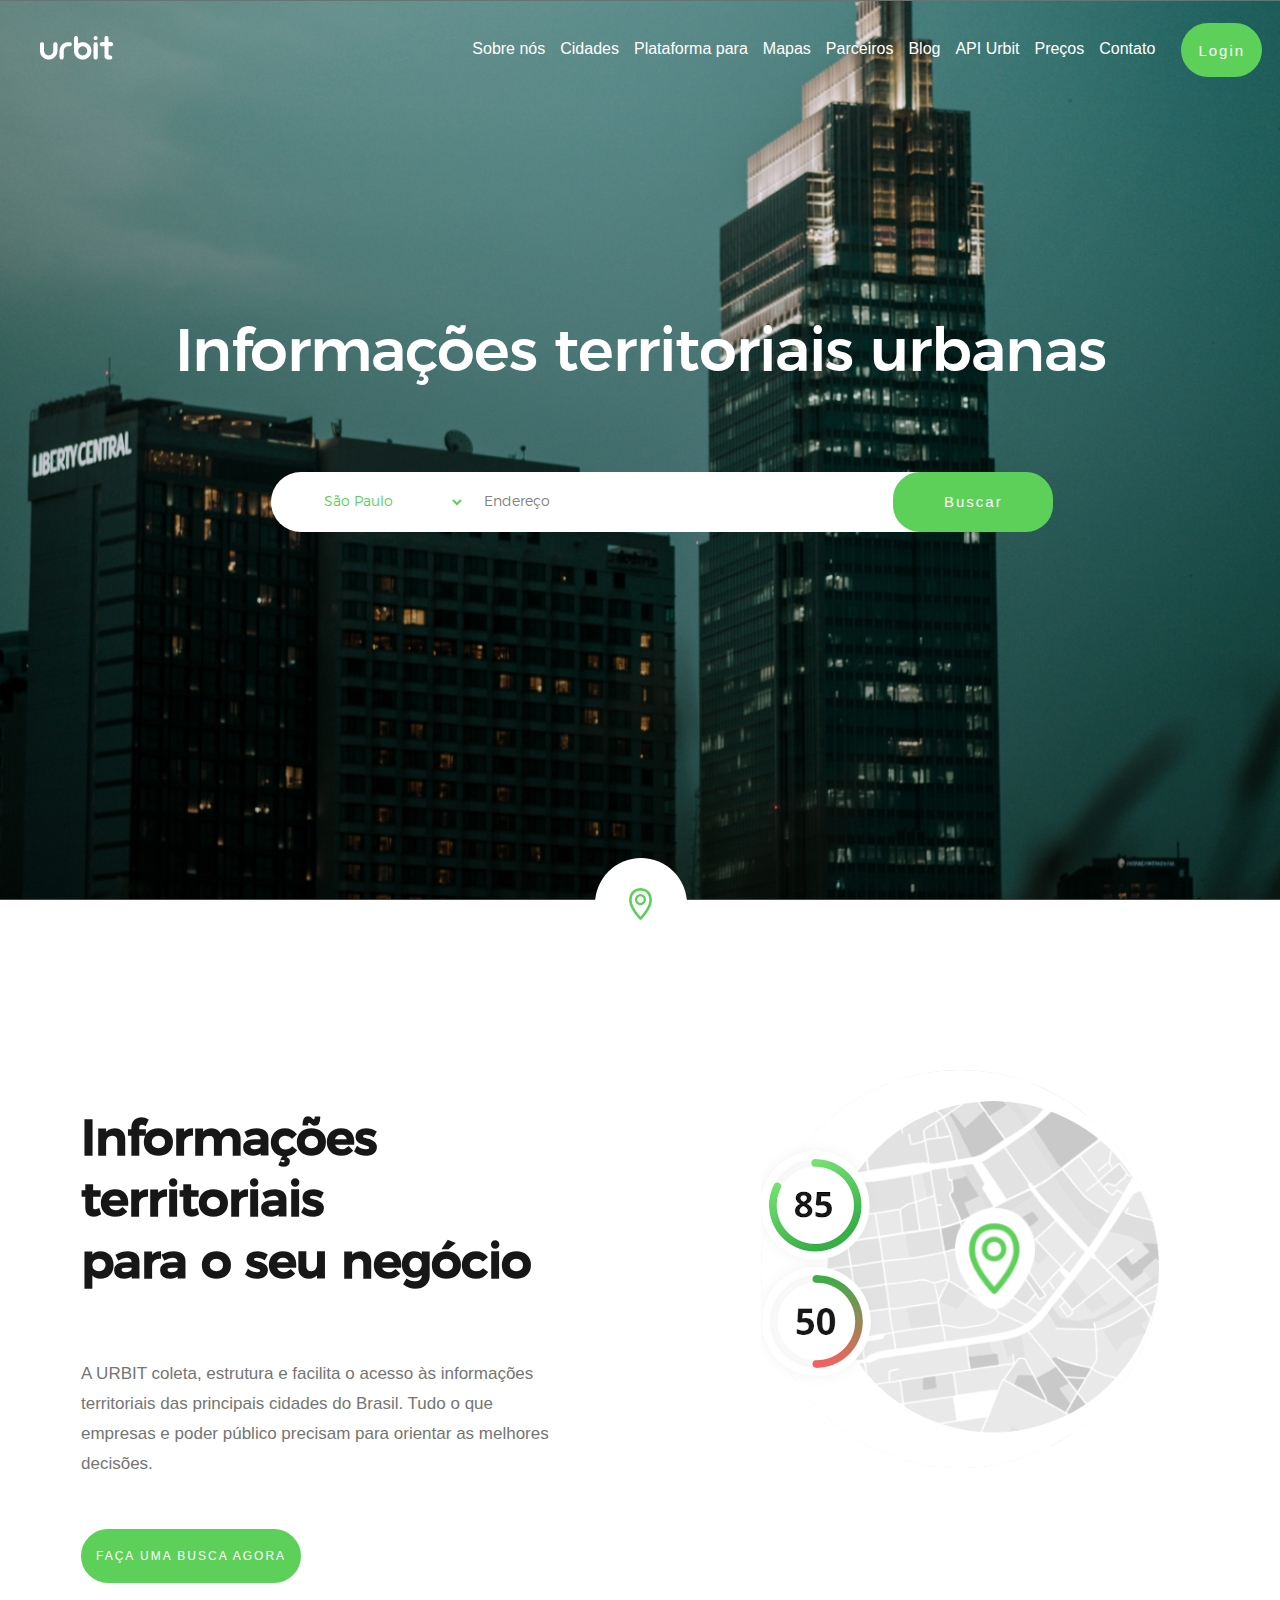
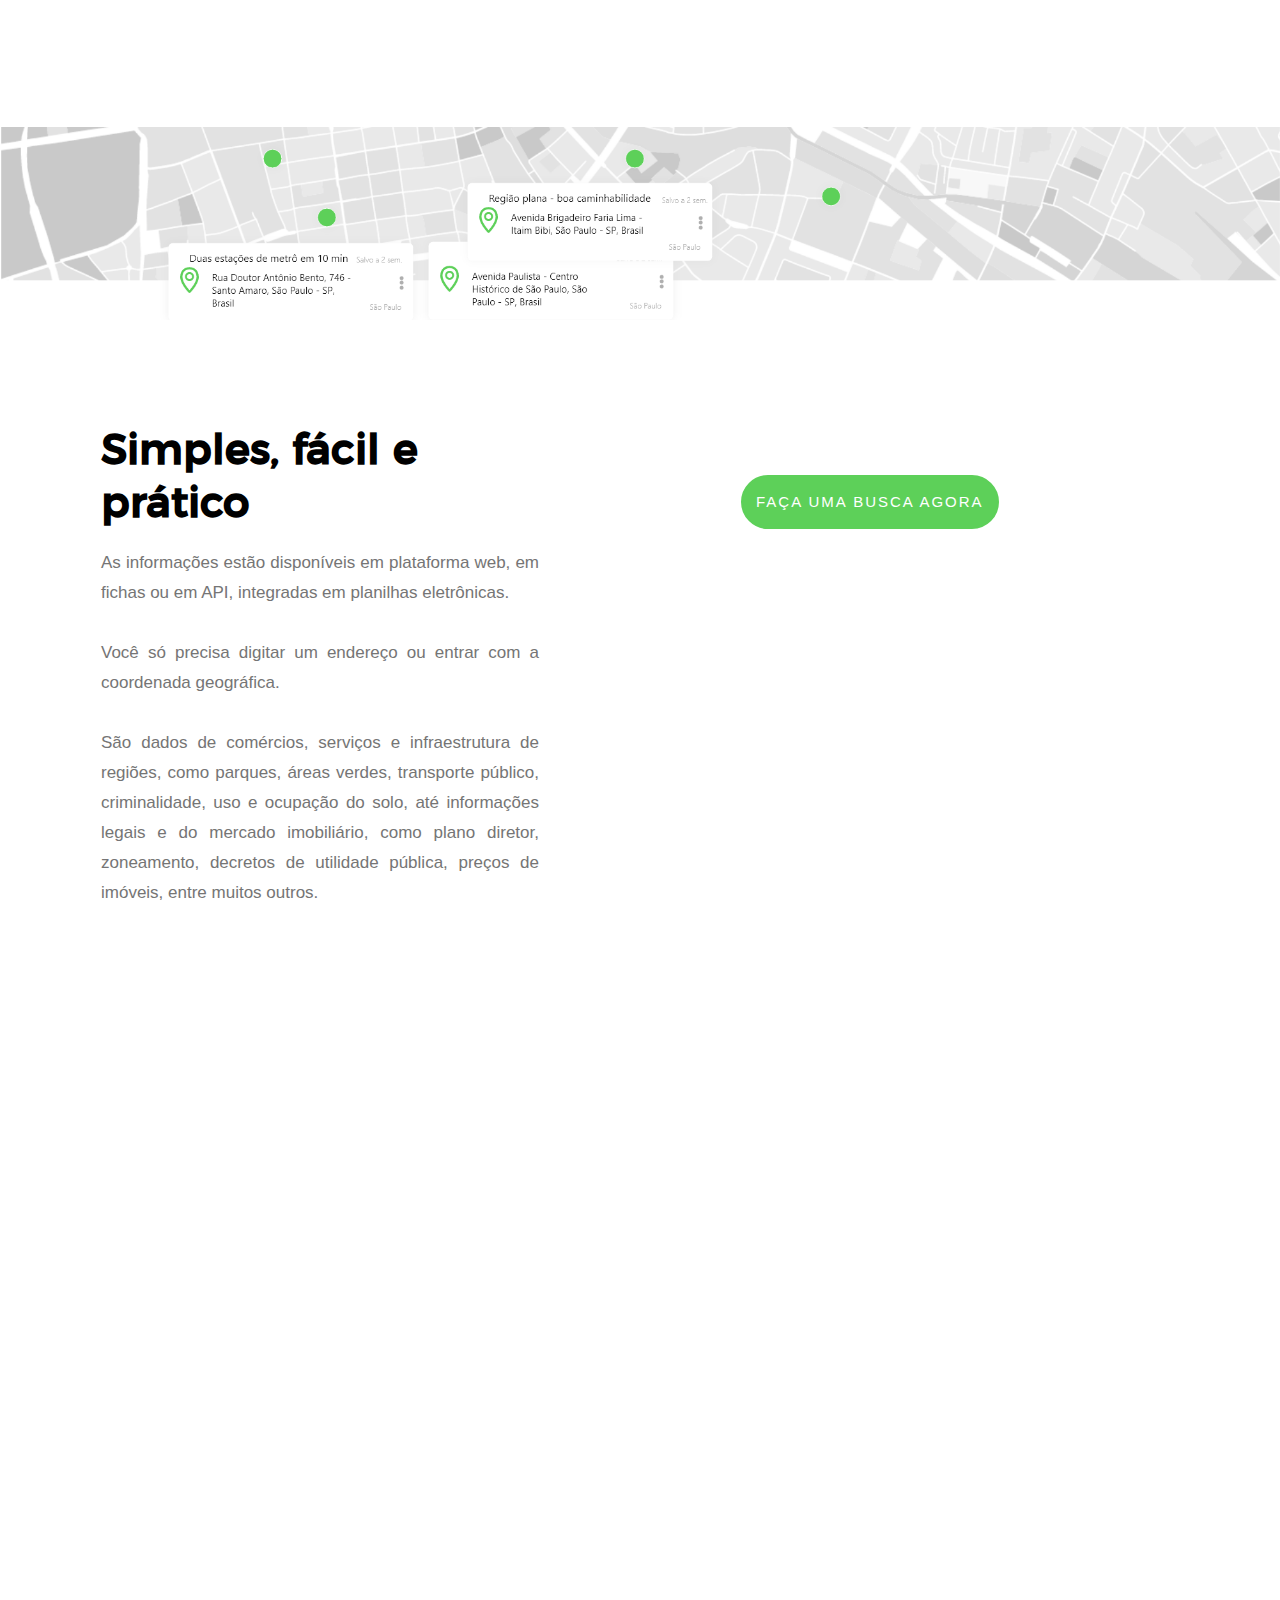
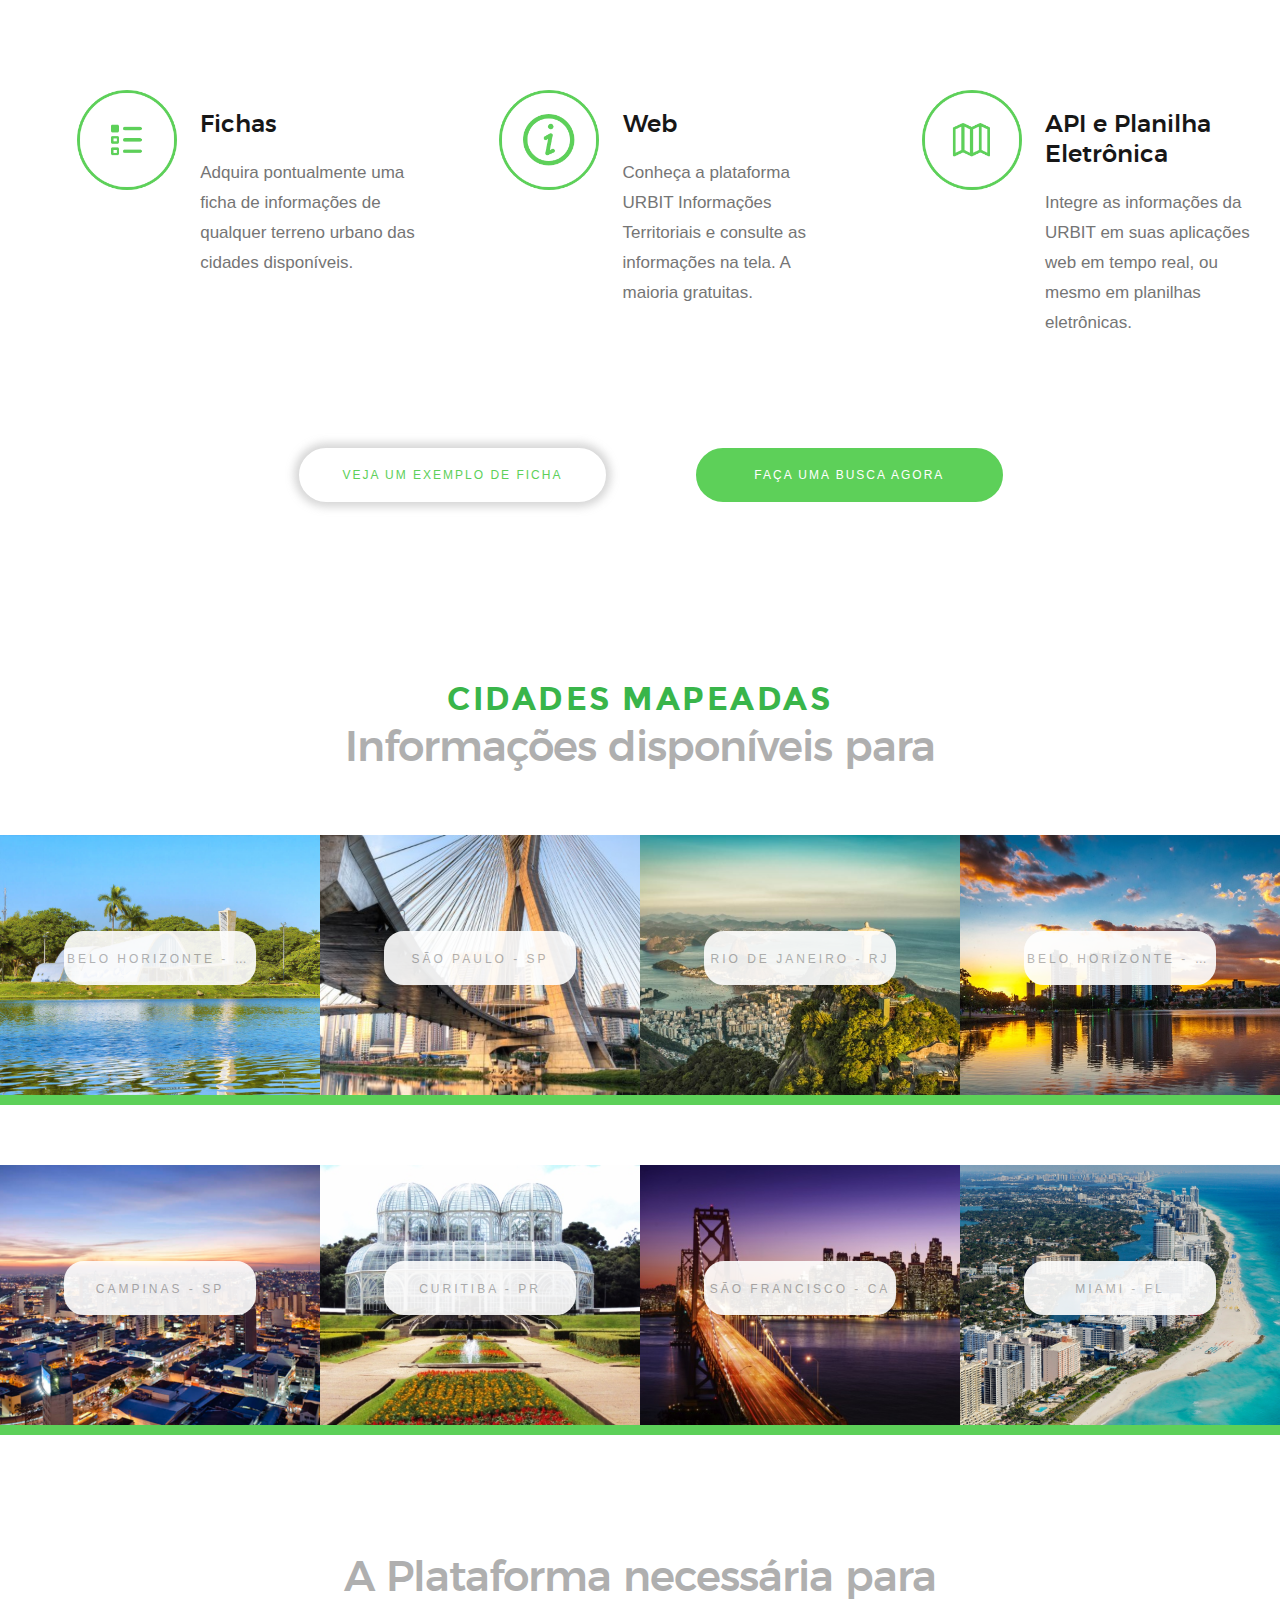
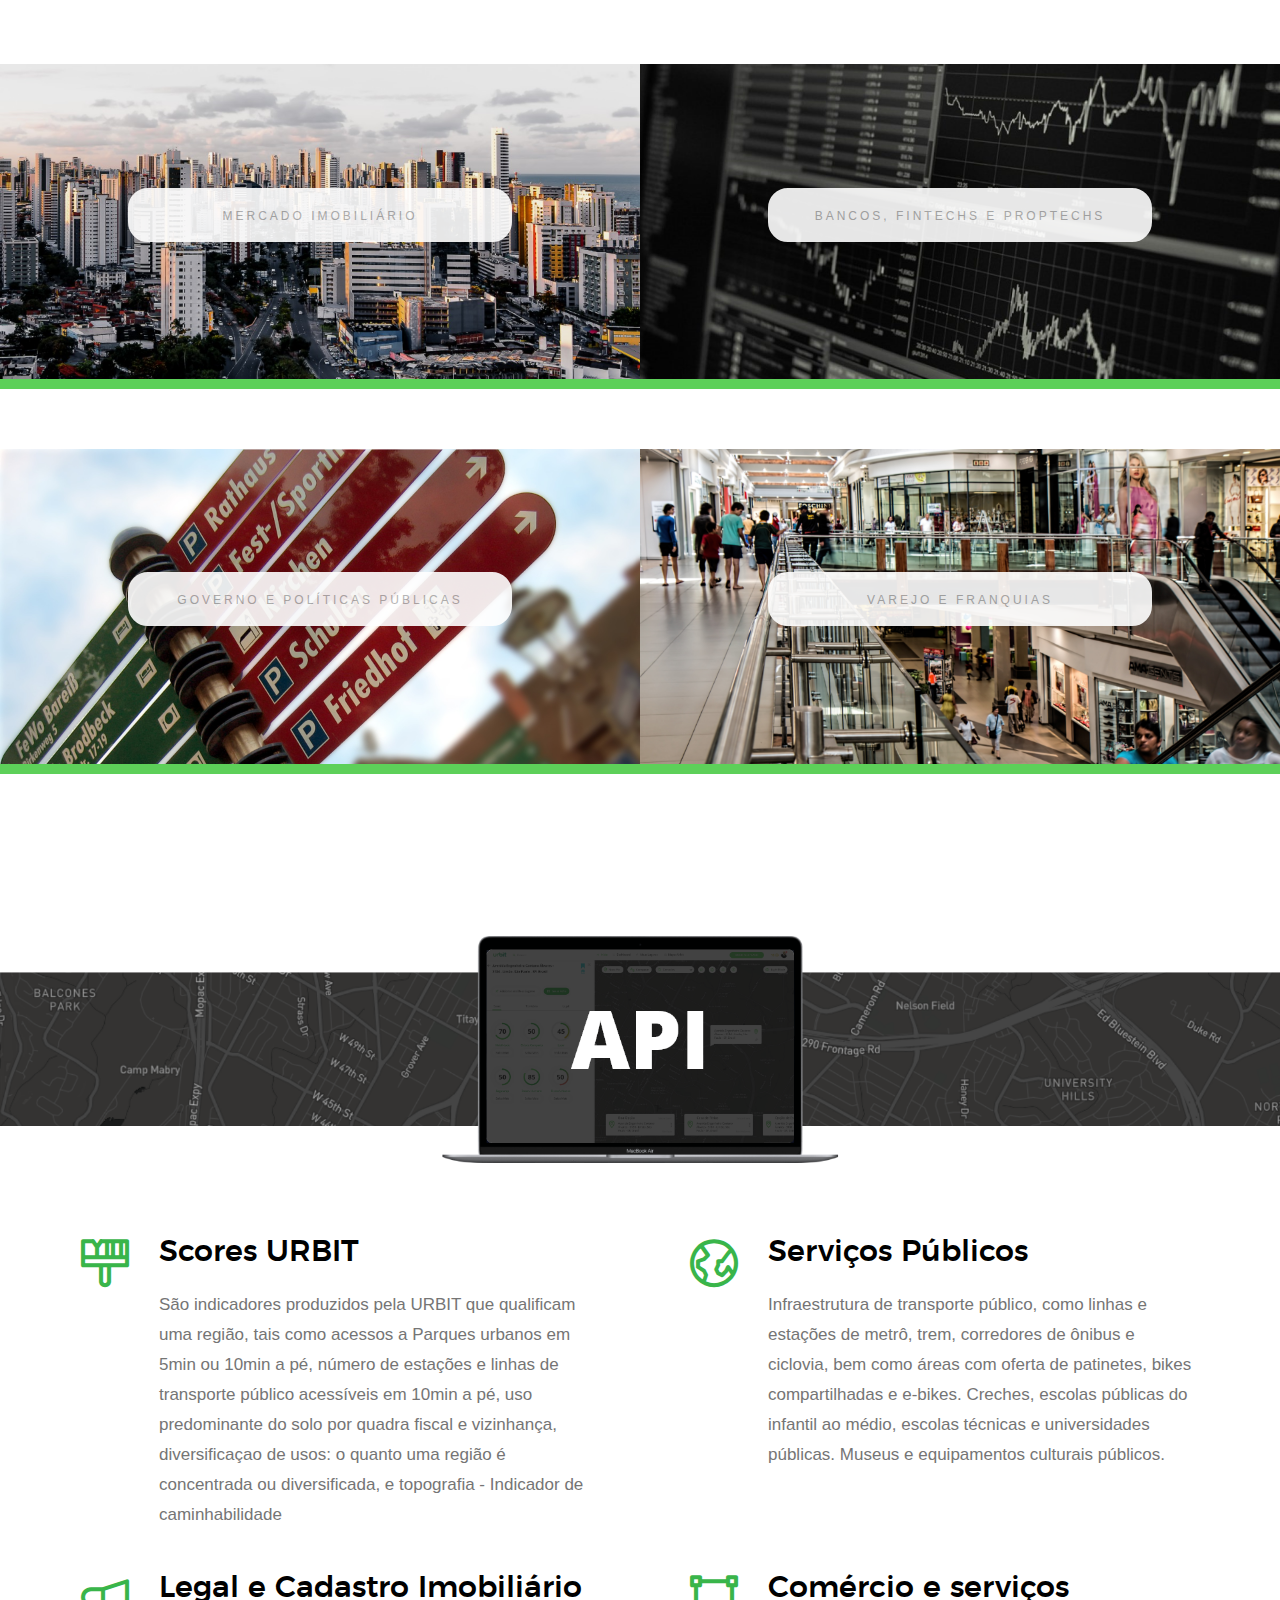
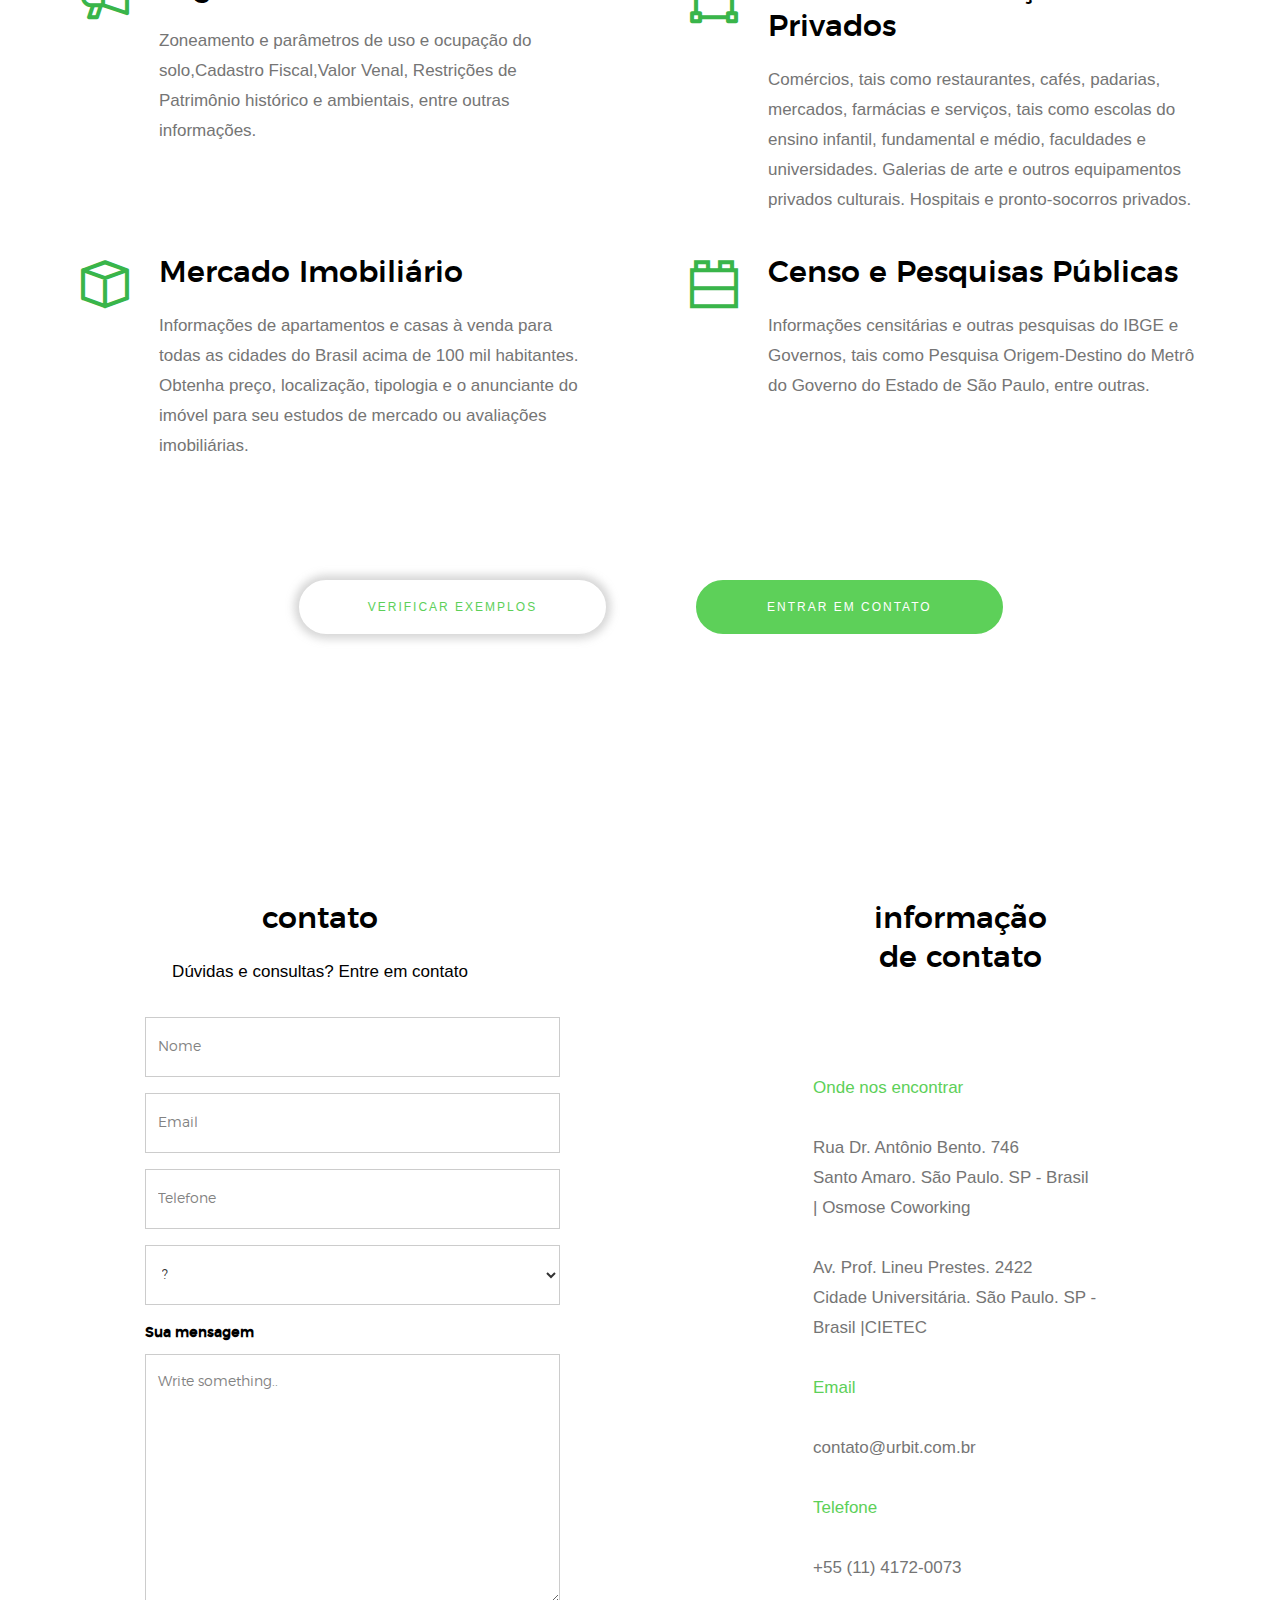
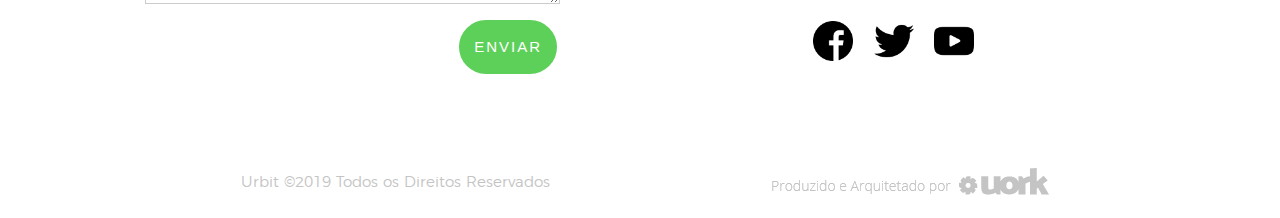
<file: index.html>
<!DOCTYPE html>
<!--[if lt IE 9 ]><html class="no-js oldie" lang="en"> <![endif]-->
<!--[if IE 9 ]><html class="no-js oldie ie9" lang="en"> <![endif]-->
<!--[if (gte IE 9)|!(IE)]><!-->
    <html class="js svg audio canvas cssremunit csscalc cssgradients supports touchevents video cssanimations cssfilters flexbox flexboxlegacy no-flexboxtweener flexwrap csstransforms csstransforms3d csstransitions backgroundblendmode cl-loaded" lang="en" style="" data-useragent="Mozilla/5.0 (iPhone; CPU iPhone OS 11_0 like Mac OS X) AppleWebKit/604.1.38 (KHTML, like Gecko) Version/11.0 Mobile/15A372 Safari/604.1"><!--<![endif]--><head>

        <!--- basic page needs
        ================================================== -->
        <meta charset="utf-8">
        <title>Urbit - Informações Territoriais Urbanas - De Ar a Zoneamento</title>
        <meta name="description" content="">
        <meta name="author" content="">
    
        <!-- mobile specific metas
        ================================================== -->
        <meta name="viewport" content="width=device-width, initial-scale=1">
    
        <!-- CSS
        ================================================== -->
        <link rel="stylesheet" href="css/base.css">
        <link rel="stylesheet" href="css/vendor.css">
        <link rel="stylesheet" href="css/main.css">
        <link rel="stylesheet" href="css/custom.css">
    
        <style type="text/css" media="screen">
           
         </style> 
    
        <!-- script
        ================================================== -->
        <script src="js/modernizr.js"></script>
        <script src="js/pace.min.js"></script>

        <!-- font awesome
        ================================================== -->
        <link rel="stylesheet" href="https://use.fontawesome.com/releases/v5.3.1/css/all.css" integrity="sha384-mzrmE5qonljUremFsqc01SB46JvROS7bZs3IO2EmfFsd15uHvIt+Y8vEf7N7fWAU" crossorigin="anonymous">
    
        <!-- favicons
        ================================================== -->
        <link rel="shortcut icon" href="images/urbit.ico" type="image/x-icon">
        <link rel="icon" href="images/urbit.ico" type="image/x-icon">
    
    </head>
    
    <body id="top" class="pace-done"><div class="pace  pace-inactive"><div class="pace-progress" data-progress-text="100%" data-progress="99" style="transform: translate3d(100%, 0px, 0px);">
      <div class="pace-progress-inner"></div>
    </div>
    <div class="pace-activity"></div></div>
    
        <!-- header
        ================================================== -->
        <header class="s-header">
    
            <div class="header-logo">
                <a class="site-logo" href="index.html">
                    <img src="images/grupo-1014.png" alt="Homepage">
                </a>                
            </div>
            <div class="header-logo2">
                <a class="Grupo-8576" href="https://www.facebook.com/Urbit-1060025620805347/">                
                    <i class="fab fa-facebook-f"></i>                
                </a>
                <a class="Grupo-1015" href="https://www.youtube.com/channel/UCy7lNxd5ZxmHjRQEzPIhrLQ">
                    <i class="fab fa-youtube"></i>
                </a>
                <a class="Grupo-1015" href="https://www.instagram.com/urbitcity/">
                    <i class="fab fa-instagram"></i>
                </a>   
            </div>

           
            <nav class="header-nav">
                <a href="#0" class="header-nav__close" title="close"><span>Close</span></a>
                <div class="header-nav__content">
                    <h3>NAVEGAÇÃO</h3>
                    <ul class="header-nav__list">
                        <li class="current"><a class="smoothscroll" href="#" title="">Home</a></li>
                        <li><a class="smoothscroll" href="#" title="">Sobre nós</a></li>
                        <li><a class="smoothscroll" href="#" title="">Cidades</a></li>
                        <li><a class="smoothscroll" href="#" title="">Plataforma para</a></li>
                        <li><a class="smoothscroll" href="#" title="">Mapas</a></li>
                        <li><a class="smoothscroll" href="#" title="">Parceiros</a></li>
                        <li><a class="smoothscroll" href="http://blog.urbit.com.br/" title="">Blog</a></li>
                        <li><a class="smoothscroll" href="#" title="">API Urbit</a></li>
                        <li><a class="smoothscroll" href="#" title="">Preços</a></li>
                        <li><a class="smoothscroll" href="#" title="">Contato</a></li>
                        <li><a class="smoothscroll" href="#" title="">Login</a></li>
                        <br>
                        <div class="header-logo3">
                            <a class="Grupo-8577" href="https://www.facebook.com/Urbit-1060025620805347/">                
                                <i class="fab fa-facebook-f"></i>                
                            </a>
                            <a class="Grupo-1015" href="https://www.youtube.com/channel/UCy7lNxd5ZxmHjRQEzPIhrLQ">
                                <i class="fab fa-youtube"></i>
                            </a>
                            <a class="Grupo-1015" href="https://www.instagram.com/urbitcity/">
                                <i class="fab fa-instagram"></i>
                            </a>   
                        </div>
                    </ul>                
                </div> 
            </nav>
    
            <div class="header-menu-principal">        
                <ul class="main-nav" id="js-menu">
                    <li>
                        <a href="#" class="list-header">Sobre nós</a>
                    </li>
                    <li>
                        <a href="#" class="list-header">Cidades</a>
                    </li>
                    <li>
                        <a href="#" class="list-header">Plataforma para</a>
                    </li>
                    <li>
                        <a href="#" class="list-header">Mapas</a>
                    </li>
                    <li>
                        <a href="#" class="list-header">Parceiros</a>
                    </li>
                    <li>
                        <a href="http://blog.urbit.com.br/" class="list-header">Blog</a>
                    </li>
                    <li>
                        <a href="#" class="list-header">API Urbit</a>
                    </li>
                    <li>
                        <a href="#" class="list-header">Preços</a>
                    </li>
                    <li>
                        <a href="#" class="list-header">Contato</a>
                    </li>
                    <li>
                        <button class="btn8 img_container" href="#">Login</button>
                    </li>
                </ul>
            </div> 

            <a class="header-menu-toggle" href="https://urbit.com.br/login">
                <span class="header-menu-icon"></span>
            </a>
    
    
        </header> <!-- end s-header -->
    
    
        <!-- home
        ================================================== -->
        <section id="home" class="s-home target-section" data-parallax="scroll" data-image-src="images/architecture.jpg" data-natural-width="3000" data-natural-height="2000" data-position-y="center" style="background-image: url(&quot;images/architecture.jpg&quot;); background-size: cover; background-position: center center;">
    
            <div class="overlay" style="background-color: unset;"></div>
            <div class="shadow-overlay"></div>
    
            <div class="home-content home-content_2">
    
                <div class="row home-content__main home-content_22">
                    <div class="margin-div">
                        <h1>Informações territoriais urbanas</h1>  <br> <br>     

                        <div class="row mix-grid">                            

                            <div class="col-busca col-sm-4 mix busca_6 active" style="opacity: 1;display: block;float: inherit;height: 0px;">
                                <div class="mix-inner">
                                    <div class="mix-details">                    
                                        <div class="container-compare">
                                            <form name="frm-buscar" class="frm-buscar" method="post">
                                                <div class="btn-group">                                                    
                                                    <a class="Caminho-2234" href="index.html">
                                                        <i class="fas fa-map-marker-alt"></i>
                                                    </a>
                                                    <select class="opt-city">
                                                    <option value="São Paulo">São Paulo</option>
                                                    <option value="Belo Horizonte">Belo Horizonte</option>                                                    
                                                    </select>
                                                    <input class="input-geocoder" type="text" placeholder="Endereço" autocomplete="off">
                                                    <button class="btn-primary4">Buscar</button>
                                                </div>                                                                                        
                                            </form>
                                        </div>
                                    </div>
                                </div>
                            </div>

                        </div>
        
                    </div>                    
                </div>
            </div> <!-- end home-content -->

        </section> <!-- end s-home -->
    
        <!-- styles
        ================================================== -->
        <section id="styles" class="s-styles section-divider">            
    
            <div class="row">
    
                <div class="col-six tab-full">
    
                    <h1 class="titles">Informações territoriais <br>
                        para o seu negócio</h1>
                        <br>
                    <p>
                    A URBIT coleta, estrutura e facilita o acesso às informações territoriais das principais cidades do Brasil. 
                    Tudo o que empresas e poder público precisam para orientar as melhores decisões.
                    </p>   
                
                    <button class="btn-primary6">Faça uma busca AGORA</button>
    
                </div>
    
                <div class="col-six tab-full">
    
                    <div class="column">
                        <img src="images/Grupo-85212.png" class="img-8521" alt="index.html">            
                    </div>
    
                </div>
    
            </div> <!-- end row -->
    
            
    
    
            <div class="row half-bottom">
                <img src="images/12345.png" class="Grupo-8522" alt="index.html">

    
            </div> <!-- end row -->
    
            <div class="row half-bottom">
    
                <div class="col-six tab-full">
                        
                    <div class="column">
                        <h1 class="display-2 simples-fcil-e-prtico">Simples, fácil e prático</h1>
                        <p>As informações estão disponíveis em plataforma web, em fichas ou em API, integradas em planilhas eletrônicas. </p>
                        <p> Você só precisa digitar um endereço ou entrar com a coordenada geográfica.</p>
                        <p> São dados de comércios, serviços e infraestrutura de regiões, como parques, áreas verdes, transporte público, criminalidade, uso e ocupação do solo, até informações legais e do mercado imobiliário, como plano diretor, zoneamento, decretos de utilidade pública, preços de imóveis, entre muitos outros.</p>
                        <!-- <p> Saiba o zoneamento, parâmetros de uso e ocupação do solo, infraestrutura e serviços públicos e privados, tais como proximidade a escolas, museus, sistema de transporte público, entre outros </p>  --> 
                    </div>
    
                </div>
    
                <div class="col-six tab-full">
                        
                    <div class="column">
                        <button class="btn-primary2">Faça uma busca AGORA</button>
                    </div>
    
                </div>
    
            </div>    
    
            <div class="row about-desc aos-init aos-animate" data-aos="fade-up">
                <div class="block-decorate-img wow fadeInLeft tab-full" data-wow-delay=".2s" style="visibility: visible; animation-delay: 0.2s; animation-name: fadeInLeft;">
                    <div class="video-container">
                        <iframe width="355" height="200" src="https://www.youtube.com/embed/o8BZBu_2Z0c" frameborder="0" allow="accelerometer; autoplay; encrypted-media; gyroscope; picture-in-picture" allowfullscreen=""></iframe>
                            <!-- <img src="images/home-1-570x703.jpg" alt="" width="570" height="351"/> -->
                    </div>
                </div>
            </div> <!-- end row -->
    
              
            <div class="row colu-1">
                <div class="column3">
                    <div class="column4">
                        <h3 class="tit">API e Planilha Eletrônica</h3>
                        <p>Integre as informações da URBIT em suas aplicações web em tempo real, ou mesmo em planilhas eletrônicas. </p>
                    </div>
                    <img src="images/Elipse 512345.png" class="img-col" alt="">
                </div>

                <div class="column3">            
                    <div class="column4">
                        <h3 class="tit">Web</h3>
                        <p>Conheça a plataforma URBIT Informações Territoriais e consulte as informações na tela. A maioria gratuitas. </p>
                    </div>
                    <img src="images/Elipse 51234.png" class="img-col" alt="">
                </div>

                <div class="column3">
                    <div class="column4">
                        <h3 class="tit">Fichas</h3>
                        <p>Adquira pontualmente uma ficha de informações de qualquer terreno urbano das cidades disponíveis.</p>
                    </div>
                    <img src="images/Elipse 5123.png" class="img-col" alt="">
                </div>
            </div> <!-- end row -->
    
    
            <div class="row add-bottom">
    
                <div class="col-twelve">
    
                    <div class="twobtn">
                        <div class="twobtn2">
                            <button class="btn-light1">Veja um exemplo de ficha</button>
                        </div>
                        <div class="twobtn2">
                            <button class="btn-primary3">Faça uma busca AGORA</button>
                        </div>
                    </div>
    
                </div>
                
            </div> <!-- end row -->

        </section> <!-- end styles -->
    
        <section id="works" class="s-works" style="padding-bottom: 5.2rem; padding-top: 1px;" >

            <div class="">
                <div class="twott">
                    <div class="twott2">
                        <h1 class="subhead">CIDADES MAPEADAS</h1>
                    </div>
                    <div class="twott2">
                        <h1 class="display-2 display-2--light2">Informações disponíveis para</h1>
                    </div>
                </div>   
            </div> <!-- end intro-wrap -->
    
            <div class="row services-list block-1-4 block-tab-full">                
                <div class="col-block aos-init aos-animate column5 img_container">                         
                    <img src="images/bh_mg.png" class="city" alt="">                
                    <button class="column7">Belo Horizonte - MG</button>              
                </div>
    
                <div class="col-block aos-init aos-animate column5 img_container">
                    <img src="images/sp_sp.png" class="city" alt="">                
                    <button class="column7">São Paulo - SP</button>              
                </div>
    
                <div class="col-block aos-init aos-animate column5 img_container">
                    <img src="images/rj_rj.png" class="city" alt="">                
                    <button class="column7">Rio de Janeiro - RJ</button>                
                </div>
    
                <div class="col-block aos-init aos-animate column5 img_container">
                    <img src="images/bh_bh2.png" class="city" alt="">                
                    <button class="column7">Belo Horizonte - MG</button>           
                </div>
            </div>
    
            <div class="row services-list block-1-4 block-tab-full">                
                <div class="col-block aos-init aos-animate column5 img_container">                         
                    <img src="images/cp-sp.png" class="city" alt="">                
                    <button class="column7">Campinas - SP</button>                                 
                </div>
    
                <div class="col-block aos-init aos-animate column5 img_container">
                    <img src="images/ct-pr.png" class="city" alt="">                
                    <button class="column7">Curitiba - PR</button>
                </div>
    
                <div class="col-block aos-init aos-animate column5 img_container">
                    <img src="images/sf-ca.png" class="city" alt="">                
                    <button class="column7">São Francisco - CA</button>                
                </div>
    
                <div class="col-block aos-init aos-animate column5 img_container">
                    <img src="images/mi-fl.png" class="city" alt="">                
                    <button class="column7">Miami - FL</button>                 
                </div>
            </div>  
    
        </section>

        <section class="s-works" style="padding-top: 1px;">

            <div class="twott">
                <h1 class="display-2 display-2--light2">A Plataforma necessária para</h1>
            </div>
    
            <div class="row services-list block-1-2 block-tab-full">                
                <div class="col-block aos-init aos-animate img_container column12">                         
                    <img src="images/mercado-imobiliario.png" class="city2" alt="">
                    <button class="column7">MERCADO IMOBILIÁRIO</button> 
                                    
                </div>
    
                <div class="col-block aos-init aos-animate img_container column12">
                    <img src="images/stock-1863880.png" class="city2" alt="">
                    <button class="column7">BANCOS, FINTECHS e PROPTECHs</button> 
                    
                </div>           
            </div>
            
            <div class="row services-list block-1-2 block-tab-full">                
                <div class="col-block aos-init aos-animate img_container column12">                         
                    <img src="images/board-road.png" class="city2" alt="">
                    <button class="column7">GOVERNO e POLÍTICAS PÚBLICAS</button> 
                                    
                </div>
    
                <div class="col-block aos-init aos-animate img_container column12">
                    <img src="images/transport-shop.png" class="city2" alt="">
                    <button class="column7">VAREJO E FRANQUIAS</button> 
                    
                </div>           
            </div>
    
            <!-- <div class="twott3">
                <h4 class="display-2 display-2--light2" style="font-size: 3.4rem; padding-top: 10px;">PARCERIAS, PROGRAMAÇAS DE INCUBAÇÃO OU ACELERAÇÃO</h4>
            </div>
    
            <div class="colu-2">                
                <div class="column9">                         
                    <img src="images/Grupo-8826.png" style="padding-top: 10px; padding-bottom: 100px;" class="city2" alt="">                                
                </div>              
            </div> -->
    
            <!-- <div class="column10">
                <div class="list1">
                    <div class="column11">
                        <h2 class="tit"><strong>score urbit</strong></h2>
                        <ul>
                          <li>Acessos a Parques urbanos em 5min ou 10min a pé (considera restrições viárias)</li>
                          <li>Linhas de Metrô, Trem, BRT e ônibus em 5min ou 10min a pé (considera restrições viárias)</li>
                          <li>Uso predominante do solo, por quadra fiscal e vizinhança</li>
                          <li>Índice de diversificaçao de usos: o quanto uma região é concentrada ou diversificada?</li>
                          <li>Topografia - Indicador de caminhabilidade</li>
                        </ul>  
                        
                        <h2 class="tit"><strong>legal e cadastro imobiliário</strong></h2>
                        <ul>
                          <li>Imóveis em oferta - preços anunciados</li>
                          <li>Imobiliárias</li>
                          <li>Alvarás de aprovação de novos empreendimentos</li>
                        </ul>
                    </div>
                </div>                
    
                <div style="font-size: 1.4rem;">
                    <h2 class="tit"><strong>serviços e infraestrutura</strong></h2>
                    <ul>
                        <li>Largura de calçadas</li>
                        <li>Escolas Públicas</li>
                        <li>Escolas Privadas</li>
                        <li>Ocorrências criminais - roubos e furtos de celulares e automóveis</li>
                        <li>Equipamentos culturais</li>
                        <li>Parques Urbanos</li>
                        <li>Praças de vizinhança</li>
                        <li>BikeSharing e Patinentes</li>
                        <li>Ciclovias, ciclorotas ou ciclofaicas</li>
                        <li>Pontos de alagamentos ou riscos de inundaçẽs</li>
                        <li>Informações censitárias por setor censitário ou área de ponderação</li>
                        <li>Áreas de risco, de vulnerabilidade social ou favelas</li>
                        <li>Infraestrutura de água, esgoto e gás</li>
                    </ul>   
                </div>                           
            </div> -->
    
        </section>

        <section id="services" class="s-services" style="padding-top: 1.2rem;" >
            <div class="colu-2">                
                <div class="column9">                         
                    <img src="images/Grupo-8823.png" class="city2" alt="">                                
                </div>              
            </div>
                
            <div class="row services-list block-1-2 block-tab-full">
                <div class="col-block service-item aos-init aos-animate" data-aos="fade-up">
                    <div class="service-icon">
                        <i class="icon-paint-brush"></i>
                    </div>
                    <div class="service-text">
                        <h3 class="h2">Scores URBIT</h3>
                            <p> São indicadores produzidos pela URBIT que qualificam uma região, tais como acessos a Parques urbanos em 5min ou 10min a pé, número de estações e linhas de transporte público acessíveis em 10min a pé, uso predominante do solo por quadra fiscal e vizinhança, diversificaçao de usos: o quanto uma região é concentrada ou diversificada, e topografia - Indicador de caminhabilidade
                            </p>  
                    </div>
                </div>
        
                <div class="col-block service-item aos-init aos-animate" data-aos="fade-up">
                    <div class="service-icon">
                        <i class="icon-earth"></i>
                    </div>
                    <div class="service-text">
                        <h3 class="h2">Serviços Públicos</h3>
                        <p>Infraestrutura de transporte público, como linhas e estações de metrô, trem, corredores de ônibus e ciclovia, bem como áreas com oferta de patinetes, bikes compartilhadas e e-bikes. Creches, escolas públicas do infantil ao médio, escolas técnicas e universidades públicas. Museus e equipamentos culturais públicos.
                        </p>
                    </div>
                </div>

                <div class="col-block service-item aos-init aos-animate" data-aos="fade-up">
                    <div class="service-icon">
                        <i class="icon-megaphone"></i>
                    </div>
                    <div class="service-text">
                        <h3 class="h2">Legal e Cadastro Imobiliário</h3>
                        <p>Zoneamento e parâmetros de uso e ocupação do solo,Cadastro Fiscal,Valor Venal, Restrições de Patrimônio histórico e ambientais, entre outras informações.</p>
                    </div>
                </div>
            
                <div class="col-block service-item aos-init aos-animate" data-aos="fade-up">
                    <div class="service-icon">
                        <i class="icon-group"></i>
                    </div>
                    <div class="service-text">
                        <h3 class="h2">Comércio e serviços Privados</h3>
                        <p>Comércios, tais como restaurantes, cafés, padarias, mercados, farmácias e serviços, tais como escolas do ensino infantil, fundamental e médio, faculdades e universidades. Galerias de arte e outros equipamentos privados culturais. Hospitais e pronto-socorros privados.
                        </p>
                    </div>
                </div>
            
                <div class="col-block service-item aos-init aos-animate" data-aos="fade-up">
                    <div class="service-icon">
                        <i class="icon-cube"></i>
                    </div>
                    <div class="service-text">
                        <h3 class="h2">Mercado Imobiliário</h3>
                        <p>Informações de apartamentos e casas à venda para todas as cidades do Brasil acima de 100 mil habitantes. Obtenha preço, localização, tipologia e o anunciante do imóvel para seu estudos de mercado ou avaliações imobiliárias.  
                        </p>
                    </div>
                </div>
                <div class="col-block service-item aos-init aos-animate" data-aos="fade-up">
                    <div class="service-icon">
                        <i class="icon-lego-block"></i>
                    </div>
                    <div class="service-text">
                        <h3 class="h2">Censo e Pesquisas Públicas</h3>
                        <p>Informações censitárias e outras pesquisas do IBGE e Governos, tais como Pesquisa Origem-Destino do Metrô do Governo do Estado de São Paulo, entre outras.
                        </p>
                    </div>
                </div>
            </div> 
    
            <div class="row add-bottom">
    
                <div class="col-twelve">
    
                    <div class="twobtn">
                        <div class="twobtn2">
                            <button class="btn-light1">verificar exemplos</button>
                        </div>
                        <div class="twobtn2">
                            <button class="btn-primary3">ENTRAR EM CONTATO</button>
                        </div>
                    </div>
    
                </div>
                
            </div> <!-- end row -->
            
        </section> 

        <!-- contact
        ================================================== -->
        <section style="padding-bottom: 6.2rem; padding-top: 1.2rem;" class="s-services">
                
            <div class="row"> 

                <div class="column2">
                    <div style="text-align:center; color: black;">
                        <h2 style="color: black;">contato</h2>
                        <p>Dúvidas e consultas? Entre em contato</p>
                    </div>
                    <form action="/action_page.php" class="formcs2">
                        <input class="input2" type="text" id="fname" name="firstname" placeholder="Nome">
                        <input class="input2" type="text" id="email" name="email" placeholder="Email">                
                        <input class="input2" type="text" id="number" name="number" placeholder="Telefone"> 
                        <select class="select2" id="assunto" name="assunto" placeholder="Assunto">
                        
                        <option value="?">?</option>
                        <option value="??">??</option>
                        <option value="???">???</option>
                        </select>
                        <label for="subject">Sua mensagem</label>
                        <textarea id="subject" name="subject" placeholder="Write something.." style="height:170px"></textarea>
                        <button class="btn-primary7" style="text-align: right;">Enviar</button>
                    </form>
                </div>

                <div class="column2">
                    <div style="text-align:center">
                        <h2 style="color: black;">informação <br> de contato</h2>                    
                    </div> <br> <br>

                    <div style="width: 80%; padding-left: 153px;">
                        <p style="color: #5dd059;">Onde nos encontrar</p>
                        <p>Rua Dr. Antônio Bento. 746 <br>
                            Santo Amaro. São Paulo. SP - Brasil <br>
                            | Osmose Coworking
                        </p>
                        <p>Av. Prof. Lineu Prestes. 2422 <br>
                            Cidade Universitária. São Paulo. SP - Brasil
                            |CIETEC
                        </p>     
                        <p style="color: #5dd059;">Email</p>
                        <p>contato@urbit.com.br</p>     
                        <p style="color: #5dd059;">Telefone</p>    
                        <p>+55 (11) 4172-0073</p>   
                        <div style="float: left;">
                        <a href="index.html">                
                            <img class="sm1" src="images/facebook.png" alt="">                
                        
                            <img class="sm1" src="images/twitter.jpg" alt=""> 
                        
                            <img class="sm1" src="images/youtube.png" alt=""> 
                        </a>   
                        </div>
                    </div>

                </div>

                <div class="contact-primary">
                    <div style="text-align:center; color: black;">
                        <h2 style="color: black;">contato</h2>
                        <p>Dúvidas e consultas? Entre em contato</p>
                    </div>
                    <form action="/action_page.php" class="formcs">
                        <input class="input2" type="text" id="fname" name="firstname" placeholder="Nome">
                        <input class="input2" type="text" id="email" name="email" placeholder="Email">                
                        <input class="input2" type="text" id="number" name="number" placeholder="Telefone"> 
                        <select class="select2" id="assunto" name="assunto" placeholder="Assunto">
                        
                        <option value="?">?</option>
                        <option value="??">??</option>
                        <option value="???">???</option>
                        </select>
                        <label for="subject">Sua mensagem</label>
                        <textarea id="subject" name="subject" placeholder="Write something.." style="height:170px"></textarea>
                        <button class="btn-primary7" style="text-align: right;">Enviar</button>
                    </form>
                </div>

                <div class="contact-secondary">
                    <div style="text-align:center">
                        <h2 style="color: black;">informação <br> de contato</h2>                    
                    </div> <br> 
                    
                    <div style="width: 100%; padding-left: 34px;">
                        <p style="color: #5dd059;">Onde nos encontrar</p>
                        <p>Rua Dr. Antônio Bento. 746 <br>
                            Santo Amaro. São Paulo. SP - Brasil <br>
                            | Osmose Coworking
                        </p>
                        <p>Av. Prof. Lineu Prestes. 2422 <br>
                            Cidade Universitária. São Paulo. SP - Brasil
                            |CIETEC
                        </p>     
                        <p style="color: #5dd059;">Email</p>
                        <p>contato@urbit.com.br</p>     
                        <p style="color: #5dd059;">Telefone</p>    
                        <p>+55 (11) 4172-0073</p>   
                        <div style="float: left;">
                        <a href="index.html">                
                            <img class="sm1" src="images/facebook.png" alt="">                
                        
                            <img class="sm1" src="images/twitter.jpg" alt=""> 
                        
                            <img class="sm1" src="images/youtube.png" alt=""> 
                        </a>   
                        </div>
                    </div>

                </div>
      
            </div>

        </section> <!-- end s-contact -->
    
    
        <!-- footer
        ================================================== -->
        <footer class="footer">
    
            <div class="row footerdiv">
    
                <div class="col-six tab-full left footer-desc">
                    
                    <span style="text-align: center;">Urbit ©2019 Todos os Direitos Reservados</span>
    
                </div>
    
                <div class="col-six tab-full right footer-subscribe">
    
                    <img style="float: right;" src="images/Grupo 8825.png" alt="">
    
                </div>
    
            </div> <!-- end footer-main -->
    
            
    
        </footer> <!-- end footer -->
    
    
        <!-- photoswipe background
        ================================================== -->
        <div aria-hidden="true" class="pswp" role="dialog" tabindex="-1">
    
            <div class="pswp__bg"></div>
            <div class="pswp__scroll-wrap">
    
                <div class="pswp__container">
                    <div class="pswp__item"></div>
                    <div class="pswp__item"></div>
                    <div class="pswp__item"></div>
                </div>
    
                <div class="pswp__ui pswp__ui--hidden">
                    <div class="pswp__top-bar">
                        <div class="pswp__counter"></div><button class="pswp__button pswp__button--close" title="Close (Esc)"></button> <button class="pswp__button pswp__button--share" title="Share"></button> <button class="pswp__button pswp__button--fs" title="Toggle fullscreen"></button> <button class="pswp__button pswp__button--zoom" title="Zoom in/out"></button>
                        <div class="pswp__preloader">
                            <div class="pswp__preloader__icn">
                                <div class="pswp__preloader__cut">
                                    <div class="pswp__preloader__donut"></div>
                                </div>
                            </div>
                        </div>
                    </div>
                    <div class="pswp__share-modal pswp__share-modal--hidden pswp__single-tap">
                        <div class="pswp__share-tooltip"></div>
                    </div><button class="pswp__button pswp__button--arrow--left" title="Previous (arrow left)"></button> <button class="pswp__button pswp__button--arrow--right" title="Next (arrow right)"></button>
                    <div class="pswp__caption">
                        <div class="pswp__caption__center"></div>
                    </div>
                </div>
    
            </div>
    
        </div> <!-- end photoSwipe background -->
    
    
        <!-- preloader
        ================================================== -->
        <div id="preloader" style="display: none;">
            <div id="loader" style="display: none;">
                <div class="line-scale-pulse-out">
                    <div></div>
                    <div></div>
                    <div></div>
                    <div></div>
                    <div></div>
                </div>
            </div>
        </div>
    
    
        <!-- Java Script
        ================================================== -->
        <script src="js/jquery-3.2.1.min.js"></script>
        <script src="js/plugins.js"></script>
        <script src="js/main.js"></script>
    
    
    
    </body></html>
</file>
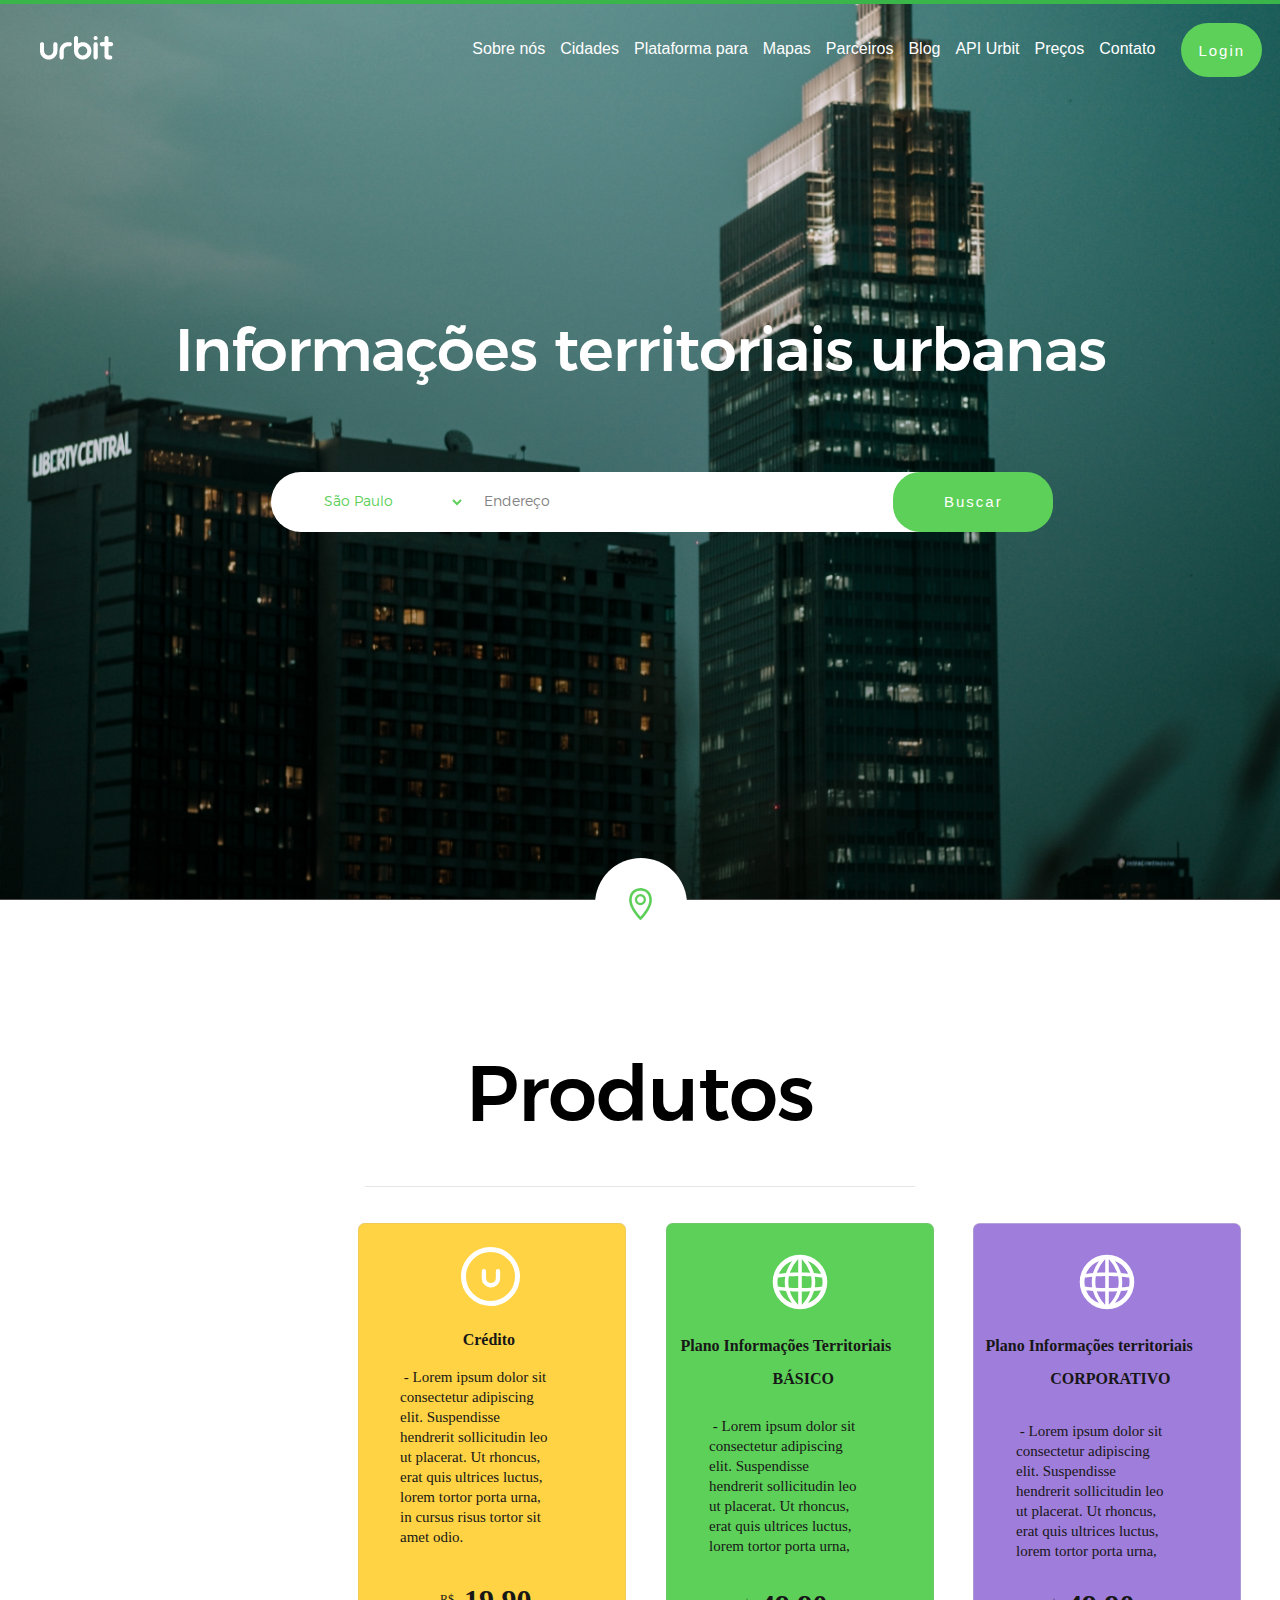
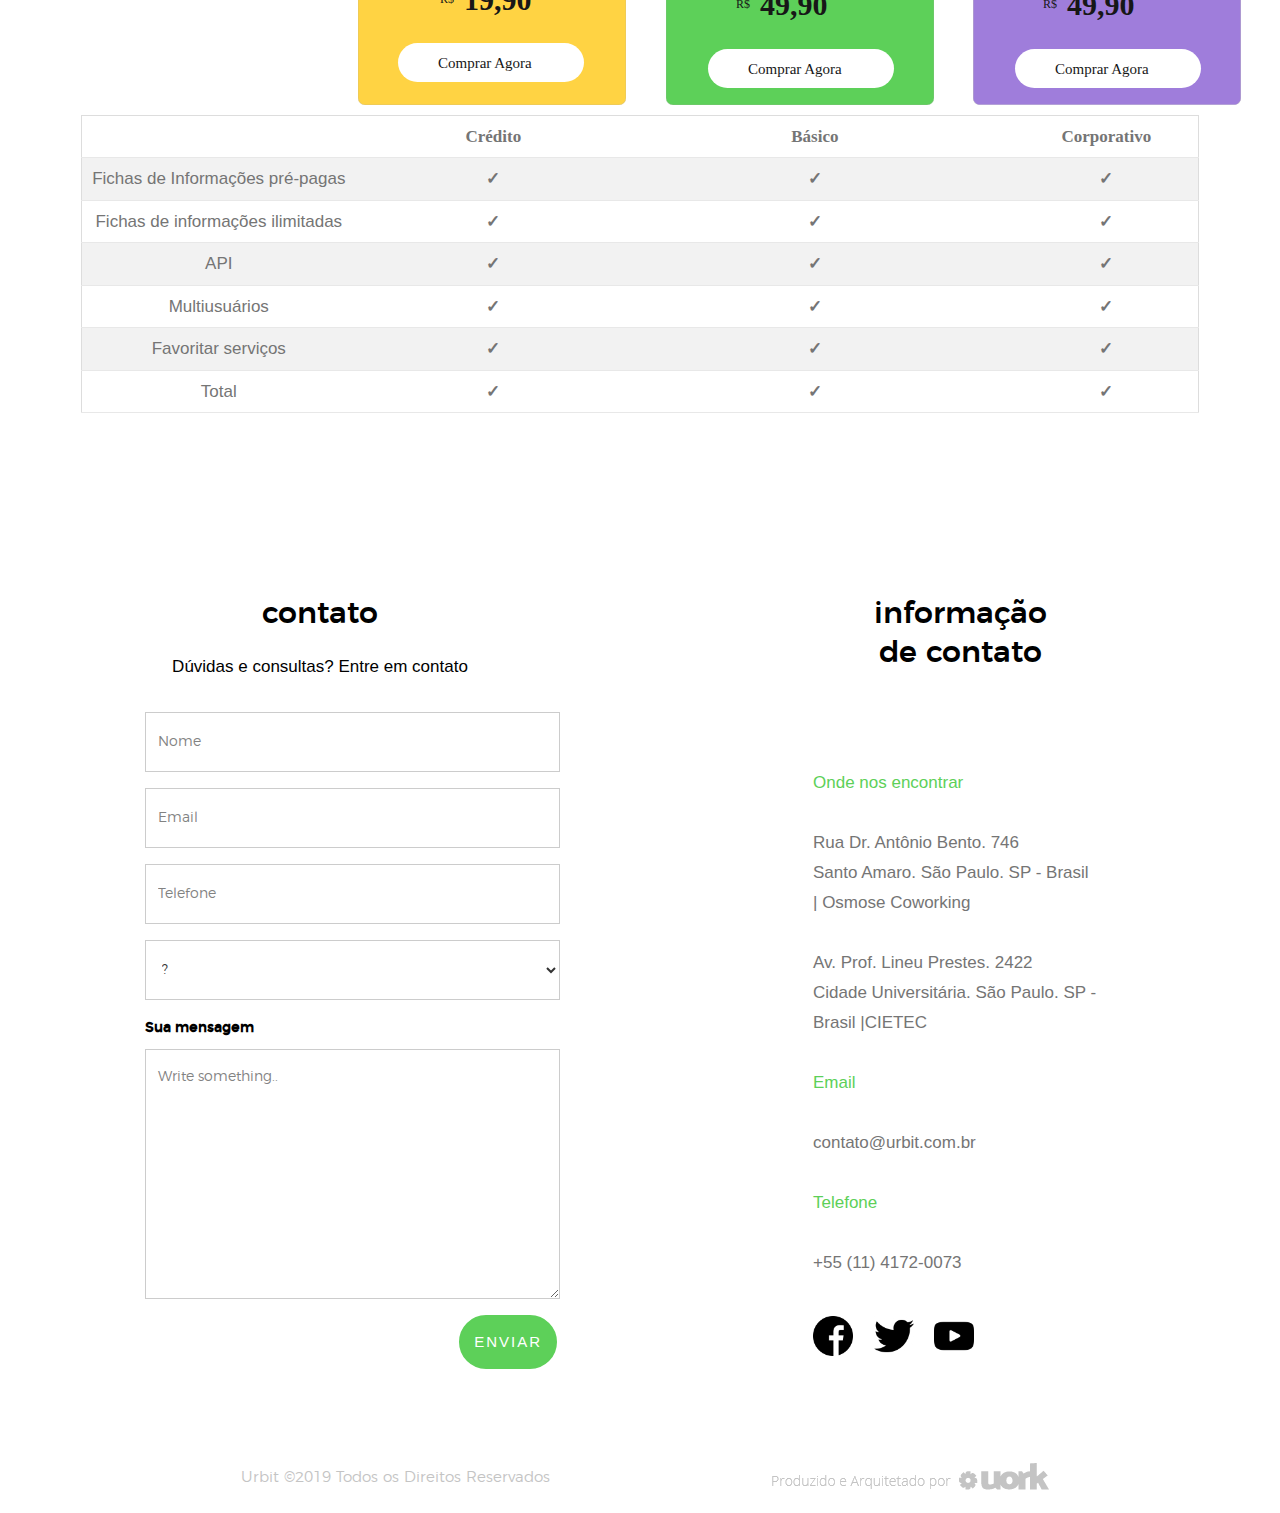
<file: produtos.html>
<!DOCTYPE html>
<!--[if lt IE 9 ]><html class="no-js oldie" lang="en"> <![endif]-->
<!--[if IE 9 ]><html class="no-js oldie ie9" lang="en"> <![endif]-->
<!--[if (gte IE 9)|!(IE)]><!-->
    <html class="js svg audio canvas cssremunit csscalc cssgradients supports touchevents video cssanimations cssfilters flexbox flexboxlegacy no-flexboxtweener flexwrap csstransforms csstransforms3d csstransitions backgroundblendmode cl-loaded" lang="en" style="" data-useragent="Mozilla/5.0 (iPhone; CPU iPhone OS 11_0 like Mac OS X) AppleWebKit/604.1.38 (KHTML, like Gecko) Version/11.0 Mobile/15A372 Safari/604.1"><!--<![endif]--><head>

        <!--- basic page needs
        ================================================== -->
        <meta charset="utf-8">
        <title>Urbit - Informações Territoriais Urbanas - De Ar a Zoneamento</title>
        <meta name="description" content="">
        <meta name="author" content="">
    
        <!-- mobile specific metas
        ================================================== -->
        <meta name="viewport" content="width=device-width, initial-scale=1">
    
        <!-- CSS
        ================================================== -->
        <link rel="stylesheet" href="css/base.css">
        <link rel="stylesheet" href="css/vendor.css">
        <link rel="stylesheet" href="css/main.css">
        <link rel="stylesheet" href="css/style.min.css">
        <link rel="stylesheet" href="css/custom.css">
    
        <style type="text/css" media="screen">
           
         </style> 
    
        <!-- script
        ================================================== -->
        <script src="js/modernizr.js"></script>
        <script src="js/pace.min.js"></script>        

        <!-- font awesome
        ================================================== -->
        <link rel="stylesheet" href="https://use.fontawesome.com/releases/v5.3.1/css/all.css" integrity="sha384-mzrmE5qonljUremFsqc01SB46JvROS7bZs3IO2EmfFsd15uHvIt+Y8vEf7N7fWAU" crossorigin="anonymous">
    
        <!-- favicons
        ================================================== -->
        <link rel="shortcut icon" href="images/urbit.ico" type="image/x-icon">
        <link rel="icon" href="images/urbit.ico" type="image/x-icon">
    
    </head>
    
    <body id="top" class="pace-done"><div class="pace  pace-inactive"><div class="pace-progress" data-progress-text="100%" data-progress="99" style="transform: translate3d(100%, 0px, 0px);" font-family="OpenSans-Bold, Open Sans">
      <div class="pace-progress-inner"></div>
    </div>
    <div class="pace-activity"></div></div>
    
        <!-- header
        ================================================== -->
        <header class="s-header">
    
            <div class="header-logo">
                <a class="site-logo" href="index.html">
                    <img src="images/grupo-1014.png" alt="Homepage">
                </a>                
            </div>
            <div class="header-logo2">
                <a class="Grupo-8576" href="https://www.facebook.com/Urbit-1060025620805347/">                
                    <i class="fab fa-facebook-f"></i>                
                </a>
                <a class="Grupo-1015" href="https://www.youtube.com/channel/UCy7lNxd5ZxmHjRQEzPIhrLQ">
                    <i class="fab fa-youtube"></i>
                </a>
                <a class="Grupo-1015" href="https://www.instagram.com/urbitcity/">
                    <i class="fab fa-instagram"></i>
                </a>   
            </div>

           
            <nav class="header-nav">
                <a href="#0" class="header-nav__close" title="close"><span>Close</span></a>
                <div class="header-nav__content">
                    <h3>NAVEGAÇÃO</h3>
                    <ul class="header-nav__list">
                        <li class="current"><a class="smoothscroll" href="#" title="">Home</a></li>
                        <li><a class="smoothscroll" href="#" title="">Sobre nós</a></li>
                        <li><a class="smoothscroll" href="#" title="">Cidades</a></li>
                        <li><a class="smoothscroll" href="#" title="">Plataforma para</a></li>
                        <li><a class="smoothscroll" href="#" title="">Mapas</a></li>
                        <li><a class="smoothscroll" href="#" title="">Parceiros</a></li>
                        <li><a class="smoothscroll" href="http://blog.urbit.com.br/" title="">Blog</a></li>
                        <li><a class="smoothscroll" href="#" title="">API Urbit</a></li>
                        <li><a class="smoothscroll" href="#" title="">Preços</a></li>
                        <li><a class="smoothscroll" href="#" title="">Contato</a></li>
                        <li><a class="smoothscroll" href="#" title="">Login</a></li>
                        <br>
                        <div class="header-logo3">
                            <a class="Grupo-8577" href="https://www.facebook.com/Urbit-1060025620805347/">                
                                <i class="fab fa-facebook-f"></i>                
                            </a>
                            <a class="Grupo-1015" href="https://www.youtube.com/channel/UCy7lNxd5ZxmHjRQEzPIhrLQ">
                                <i class="fab fa-youtube"></i>
                            </a>
                            <a class="Grupo-1015" href="https://www.instagram.com/urbitcity/">
                                <i class="fab fa-instagram"></i>
                            </a>   
                        </div>
                    </ul>                
                </div> 
            </nav>
    
            <div class="header-menu-principal">        
                <ul class="main-nav" id="js-menu">
                    <li>
                        <a href="#" class="list-header">Sobre nós</a>
                    </li>
                    <li>
                        <a href="#" class="list-header">Cidades</a>
                    </li>
                    <li>
                        <a href="#" class="list-header">Plataforma para</a>
                    </li>
                    <li>
                        <a href="#" class="list-header">Mapas</a>
                    </li>
                    <li>
                        <a href="#" class="list-header">Parceiros</a>
                    </li>
                    <li>
                        <a href="http://blog.urbit.com.br/" class="list-header">Blog</a>
                    </li>
                    <li>
                        <a href="#" class="list-header">API Urbit</a>
                    </li>
                    <li>
                        <a href="#" class="list-header">Preços</a>
                    </li>
                    <li>
                        <a href="#" class="list-header">Contato</a>
                    </li>
                    <li>
                        <button class="btn8 img_container" href="#">Login</button>
                    </li>
                </ul>
            </div> 

            <a class="header-menu-toggle" href="https://urbit.com.br/login">
                <span class="header-menu-icon"></span>
            </a>
    
    
        </header> <!-- end s-header -->
    
    
        <!-- home
        ================================================== -->
        <section id="home" class="s-home target-section" data-parallax="scroll" data-image-src="images/architecture.jpg" data-natural-width="3000" data-natural-height="2000" data-position-y="center" style="background-image: url(&quot;images/architecture.jpg&quot;); background-size: cover; background-position: center center;">
    
            <div class="overlay" style="background-color: unset;"></div>
            <div class="shadow-overlay"></div>
    
            <div class="home-content home-content_2">
    
                <div class="row home-content__main home-content_22">
                    <div class="margin-div">
                        <h1>Informações territoriais urbanas</h1>  <br> <br>     

                        <div class="row mix-grid">                            

                            <div class="col-busca col-sm-4 mix busca_6 active" style="opacity: 1;display: block;float: inherit;height: 0px;">
                                <div class="mix-inner">
                                    <div class="mix-details">                    
                                        <div class="container-compare">
                                            <form name="frm-buscar" class="frm-buscar" method="post">
                                                <div class="btn-group">                                                    
                                                    <a class="Caminho-2234" href="index.html">
                                                        <i class="fas fa-map-marker-alt"></i>
                                                    </a>
                                                    <select class="opt-city">
                                                    <option value="São Paulo">São Paulo</option>
                                                    <option value="Belo Horizonte">Belo Horizonte</option>                                                    
                                                    </select>
                                                    <input class="input-geocoder" type="text" placeholder="Endereço" autocomplete="off">
                                                    <button class="btn-primary4">Buscar</button>
                                                </div>                                                                                        
                                            </form>
                                        </div>
                                    </div>
                                </div>
                            </div>

                        </div>
        
                    </div>                    
                </div>
            </div> <!-- end home-content -->

        </section> <!-- end s-home -->
    
        <!-- styles
        ================================================== -->
        <section id="styles" style="padding-bottom: 0rem;" class="s-styles section-divider">            
            
            <div class="row section-header has-bottom-sep aos-init aos-animate" data-aos="fade-up">
                <div class="col-full">
                <h1 class="display-1">Produtos</h1>
                </div>
            </div>
              
            <div class="row cards">
                <div class="column13 tab-full">
                    <svg xmlns="http://www.w3.org/2000/svg" width="268" height="482" viewBox="0 0 268 482">
                        <g id="Grupo_8862" data-name="Grupo 8862" transform="translate(-768 -212)">
                          <g id="Grupo_8720" data-name="Grupo 8720" transform="translate(302)">
                            <g id="Caminho_2421" data-name="Caminho 2421" transform="translate(466 212)" fill="#9f7ddb">
                              <path d="M 261 481.8500061035156 L 7 481.8500061035156 C 3.222882270812988 481.8500061035156 0.1500000059604645 478.7771301269531 0.1500000059604645 475 L 0.1500000059604645 7 C 0.1500000059604645 3.222882270812988 3.222882270812988 0.1500000059604645 7 0.1500000059604645 L 261 0.1500000059604645 C 264.7771301269531 0.1500000059604645 267.8500061035156 3.222882270812988 267.8500061035156 7 L 267.8500061035156 475 C 267.8500061035156 478.7771301269531 264.7771301269531 481.8500061035156 261 481.8500061035156 Z" stroke="none"/>
                              <path d="M 7 0.29998779296875 C 3.30560302734375 0.29998779296875 0.29998779296875 3.30560302734375 0.29998779296875 7 L 0.29998779296875 475 C 0.29998779296875 478.6943969726563 3.30560302734375 481.7000122070313 7 481.7000122070313 L 261 481.7000122070313 C 264.6943969726563 481.7000122070313 267.7000122070313 478.6943969726563 267.7000122070313 475 L 267.7000122070313 7 C 267.7000122070313 3.30560302734375 264.6943969726563 0.29998779296875 261 0.29998779296875 L 7 0.29998779296875 M 7 0 L 261 0 C 264.8659973144531 0 268 3.134002685546875 268 7 L 268 475 C 268 478.8659973144531 264.8659973144531 482 261 482 L 7 482 C 3.134002685546875 482 0 478.8659973144531 0 475 L 0 7 C 0 3.134002685546875 3.134002685546875 0 7 0 Z" stroke="none" fill="#afafaf"/>
                            </g>
                            <text id="_-_Lorem_ipsum_dolor_sit_consectetur_adipiscing_elit._Suspendisse_hendrerit_sollicitudin_leo_ut_placerat._Ut_rhoncus_erat_quis_ultrices_luctus_lorem_tortor_porta_urna_in_cursus_risus_tortor_sit_amet_odio." data-name=" - Lorem ipsum dolor sit consectetur adipiscing elit. Suspendisse hendrerit sollicitudin leo ut placerat. Ut rhoncus, erat quis ultrices luctus, lorem tortor porta urna, in cursus risus tortor sit amet odio." transform="translate(509 409)" fill="#171717" font-size="15" font-family="OpenSans-Regular, Open Sans"><tspan x="0" y="16" xml:space="preserve"> - Lorem ipsum dolor sit </tspan><tspan x="0" y="36">consectetur adipiscing </tspan><tspan x="0" y="56">elit. Suspendisse </tspan><tspan x="0" y="76">hendrerit sollicitudin leo </tspan><tspan x="0" y="96">ut placerat. Ut rhoncus, </tspan><tspan x="0" y="116">erat quis ultrices luctus, </tspan><tspan x="0" y="136">lorem tortor porta urna, </tspan></text>
                            <g id="Grupo_8716" data-name="Grupo 8716" transform="translate(-14 298)">
                              <text id="_49_90" data-name="49,90" transform="translate(574 306)" fill="#171717" font-size="30" font-family="OpenSans-Bold, Open Sans" font-weight="700"><tspan x="0" y="0">49,90</tspan></text>
                              <text id="R_" data-name="R$" transform="translate(550 299)" fill="#171717" font-size="12" font-family="OpenSans, Open Sans"><tspan x="0" y="0">R$</tspan></text>
                            </g>
                            <text id="Plano_Informações_territoriais_CORPORATIVO" data-name="Plano Informações territoriais CORPORATIVO" transform="translate(601 340)" fill="#171717" font-size="16" font-family="OpenSans-Bold, Open Sans" font-weight="700"><tspan x="-122.445" y="0">Plano Informações territoriais </tspan><tspan x="-57.785" y="33">CORPORATIVO</tspan></text>
                            <g id="Grupo_8718" data-name="Grupo 8718" transform="translate(54 422)">
                              <g id="Grupo_8523" data-name="Grupo 8523" transform="translate(-1133.363 123)">
                                <rect id="Retângulo_13" data-name="Retângulo 13" width="186" height="39" rx="19.5" transform="translate(1587.363 93)" fill="#fff"/>
                                <text id="Comprar_Agora" data-name="Comprar Agora" transform="translate(1627.363 118.106)" fill="#171717" font-size="15" font-family="OpenSans, Open Sans"><tspan x="0" y="0">Comprar Agora</tspan></text>
                              </g>
                            </g>
                          </g>
                          <path id="Caminho_2420" data-name="Caminho 2420" d="M1420.275,2459a27.275,27.275,0,1,0,27.275,27.274A27.307,27.307,0,0,0,1420.275,2459Zm2.177,49.7c-.132.014-.4.021-.4.03v-12.844c2.965-.032,5.9-.144,8.4-.3A34.03,34.03,0,0,1,1422.453,2508.7Zm-4.355,0a34.068,34.068,0,0,1-8-13.123c2.517.159,5.437.275,8.4.31v12.844C1418.5,2508.72,1418.229,2508.713,1418.1,2508.7Zm-20.354-22.425a22.594,22.594,0,0,1,.436-4.412c1.3-.225,3.8-.613,7.317-.957a32.549,32.549,0,0,0-.449,5.369,33.889,33.889,0,0,0,.428,5.352c-3.467-.341-5.984-.724-7.3-.944A22.559,22.559,0,0,1,1397.744,2486.274Zm10.862,0a28.527,28.527,0,0,1,.579-5.677c2.713-.192,5.754-.336,9.312-.373v12.1c-3.558-.038-6.6-.188-9.34-.386A29.666,29.666,0,0,1,1408.606,2486.274Zm13.821-22.426a35.8,35.8,0,0,1,7.979,13.125c-2.5-.159-5.387-.273-8.352-.308v-12.847C1422.054,2463.83,1422.3,2463.838,1422.427,2463.849Zm-3.93-.029v12.847c-2.965.032-5.856.142-8.341.295a36.069,36.069,0,0,1,7.972-13.112C1418.25,2463.837,1418.5,2463.83,1418.5,2463.819Zm3.557,28.508v-12.1c3.558.038,6.581.187,9.318.384a28.751,28.751,0,0,1,.573,5.665,29.7,29.7,0,0,1-.553,5.679C1428.672,2492.146,1425.612,2492.29,1422.054,2492.327Zm13-11.4c3.477.342,6,.726,7.315.946a22.508,22.508,0,0,1,0,8.82c-1.3.225-3.792.612-7.3.954a33.811,33.811,0,0,0,.431-5.369A32.551,32.551,0,0,0,1435.056,2480.923Zm6.2-2.835c-1.679-.25-4.06-.558-7.028-.824a37.952,37.952,0,0,0-6.011-12.069A22.647,22.647,0,0,1,1441.26,2478.088Zm-28.93-12.894a37.951,37.951,0,0,0-6.007,12.053c-2.992.266-5.357.574-7.027.827A22.64,22.64,0,0,1,1412.331,2465.194Zm-13.04,29.27c1.671.249,4.035.554,6.981.818a36.5,36.5,0,0,0,5.922,12.02A22.65,22.65,0,0,1,1399.291,2494.464Zm29.066,12.838a36.5,36.5,0,0,0,5.917-12c2.969-.264,5.318-.57,6.98-.821A22.643,22.643,0,0,1,1428.357,2507.3Z" transform="translate(-518.275 -2215.275)" fill="#fff"/>
                        </g>
                    </svg>
                </div>
    
                <div class="column13 tab-full">
                    <svg xmlns="http://www.w3.org/2000/svg" width="268" height="482" viewBox="0 0 268 482">
                        <g id="Grupo_8861" data-name="Grupo 8861" transform="translate(-768 -212)">
                          <g id="Grupo_8720" data-name="Grupo 8720" transform="translate(302)">
                            <g id="Retângulo_101" data-name="Retângulo 101" transform="translate(466 212)" fill="#5dd059" stroke="#afafaf" stroke-width="0.3">
                              <rect width="268" height="482" rx="7" stroke="none"/>
                              <rect x="0.15" y="0.15" width="267.7" height="481.7" rx="6.85" fill="none"/>
                            </g>
                            <text id="_-_Lorem_ipsum_dolor_sit_consectetur_adipiscing_elit._Suspendisse_hendrerit_sollicitudin_leo_ut_placerat._Ut_rhoncus_erat_quis_ultrices_luctus_lorem_tortor_porta_urna_in_cursus_risus_tortor_sit_amet_odio." data-name=" - Lorem ipsum dolor sit consectetur adipiscing elit. Suspendisse hendrerit sollicitudin leo ut placerat. Ut rhoncus, erat quis ultrices luctus, lorem tortor porta urna, in cursus risus tortor sit amet odio." transform="translate(509 404)" fill="#171717" font-size="15" font-family="OpenSans-Regular, Open Sans"><tspan x="0" y="16" xml:space="preserve"> - Lorem ipsum dolor sit </tspan><tspan x="0" y="36">consectetur adipiscing </tspan><tspan x="0" y="56">elit. Suspendisse </tspan><tspan x="0" y="76">hendrerit sollicitudin leo </tspan><tspan x="0" y="96">ut placerat. Ut rhoncus, </tspan><tspan x="0" y="116">erat quis ultrices luctus, </tspan><tspan x="0" y="136">lorem tortor porta urna, </tspan></text>
                            
                            <g id="Grupo_8716" data-name="Grupo 8716" transform="translate(-14 298)">
                              <text id="_49_90" data-name="49,90" transform="translate(574 306)" fill="#171717" font-size="30" font-family="OpenSans-Bold, Open Sans" font-weight="700"><tspan x="0" y="0">49,90</tspan></text>
                              <text id="R_" data-name="R$" transform="translate(550 299)" fill="#171717" font-size="12" font-family="OpenSans, Open Sans"><tspan x="0" y="0">R$</tspan></text>
                            </g>
                            <text id="Plano_Informações_Territoriais_BÁSICO" data-name="Plano Informações Territoriais BÁSICO" transform="translate(602 340)" fill="#171717" font-size="16" font-family="OpenSans-Bold, Open Sans" font-weight="700"><tspan x="-121.527" y="0">Plano Informações Territoriais</tspan><tspan x="-29.414" y="33">BÁSICO</tspan></text>
                            <g id="Grupo_8718" data-name="Grupo 8718" transform="translate(54 422)">
                              <g id="Grupo_8523" data-name="Grupo 8523" transform="translate(-1133.363 123)">
                                <rect id="Retângulo_13" data-name="Retângulo 13" width="186" height="39" rx="19.5" transform="translate(1587.363 93)" fill="#fff"/>
                                <text id="Comprar_Agora" data-name="Comprar Agora" transform="translate(1627.363 118.106)" fill="#171717" font-size="15" font-family="OpenSans, Open Sans"><tspan x="0" y="0">Comprar Agora</tspan></text>
                              </g>
                            </g>
                          </g>
                          <path id="Caminho_2420" data-name="Caminho 2420" d="M1420.275,2459a27.275,27.275,0,1,0,27.275,27.274A27.307,27.307,0,0,0,1420.275,2459Zm2.177,49.7c-.132.014-.4.021-.4.03v-12.844c2.965-.032,5.9-.144,8.4-.3A34.03,34.03,0,0,1,1422.453,2508.7Zm-4.355,0a34.068,34.068,0,0,1-8-13.123c2.517.159,5.437.275,8.4.31v12.844C1418.5,2508.72,1418.229,2508.713,1418.1,2508.7Zm-20.354-22.425a22.594,22.594,0,0,1,.436-4.412c1.3-.225,3.8-.613,7.317-.957a32.549,32.549,0,0,0-.449,5.369,33.889,33.889,0,0,0,.428,5.352c-3.467-.341-5.984-.724-7.3-.944A22.559,22.559,0,0,1,1397.744,2486.274Zm10.862,0a28.527,28.527,0,0,1,.579-5.677c2.713-.192,5.754-.336,9.312-.373v12.1c-3.558-.038-6.6-.188-9.34-.386A29.666,29.666,0,0,1,1408.606,2486.274Zm13.821-22.426a35.8,35.8,0,0,1,7.979,13.125c-2.5-.159-5.387-.273-8.352-.308v-12.847C1422.054,2463.83,1422.3,2463.838,1422.427,2463.849Zm-3.93-.029v12.847c-2.965.032-5.856.142-8.341.295a36.069,36.069,0,0,1,7.972-13.112C1418.25,2463.837,1418.5,2463.83,1418.5,2463.819Zm3.557,28.508v-12.1c3.558.038,6.581.187,9.318.384a28.751,28.751,0,0,1,.573,5.665,29.7,29.7,0,0,1-.553,5.679C1428.672,2492.146,1425.612,2492.29,1422.054,2492.327Zm13-11.4c3.477.342,6,.726,7.315.946a22.508,22.508,0,0,1,0,8.82c-1.3.225-3.792.612-7.3.954a33.811,33.811,0,0,0,.431-5.369A32.551,32.551,0,0,0,1435.056,2480.923Zm6.2-2.835c-1.679-.25-4.06-.558-7.028-.824a37.952,37.952,0,0,0-6.011-12.069A22.647,22.647,0,0,1,1441.26,2478.088Zm-28.93-12.894a37.951,37.951,0,0,0-6.007,12.053c-2.992.266-5.357.574-7.027.827A22.64,22.64,0,0,1,1412.331,2465.194Zm-13.04,29.27c1.671.249,4.035.554,6.981.818a36.5,36.5,0,0,0,5.922,12.02A22.65,22.65,0,0,1,1399.291,2494.464Zm29.066,12.838a36.5,36.5,0,0,0,5.917-12c2.969-.264,5.318-.57,6.98-.821A22.643,22.643,0,0,1,1428.357,2507.3Z" transform="translate(-518.275 -2215.275)" fill="#fff"/>
                        </g>
                    </svg>
                </div>

                <div class="column13 tab-full">
                    <svg xmlns="http://www.w3.org/2000/svg" width="268" height="482" viewBox="0 0 268 482">
                        <g id="Grupo_8860" data-name="Grupo 8860" transform="translate(-468 -218)">
                          <g id="Retângulo_101" data-name="Retângulo 101" transform="translate(468 218)" fill="#ffd343" stroke="#afafaf" stroke-width="0.3">
                            <rect width="268" height="482" rx="7" stroke="none"/>
                            <rect x="0.15" y="0.15" width="267.7" height="481.7" rx="6.85" fill="none"/>
                          </g>
                          <text id="_-_Lorem_ipsum_dolor_sit_consectetur_adipiscing_elit._Suspendisse_hendrerit_sollicitudin_leo_ut_placerat._Ut_rhoncus_erat_quis_ultrices_luctus_lorem_tortor_porta_urna_in_cursus_risus_tortor_sit_amet_odio." data-name=" - Lorem ipsum dolor sit consectetur adipiscing elit. Suspendisse hendrerit sollicitudin leo ut placerat. Ut rhoncus, erat quis ultrices luctus, lorem tortor porta urna, in cursus risus tortor sit amet odio." transform="translate(510 361)" fill="#171717" font-size="15" font-family="OpenSans-Regular, Open Sans"><tspan x="0" y="16" xml:space="preserve"> - Lorem ipsum dolor sit </tspan><tspan x="0" y="36">consectetur adipiscing </tspan><tspan x="0" y="56">elit. Suspendisse </tspan><tspan x="0" y="76">hendrerit sollicitudin leo </tspan><tspan x="0" y="96">ut placerat. Ut rhoncus, </tspan><tspan x="0" y="116">erat quis ultrices luctus, </tspan><tspan x="0" y="136">lorem tortor porta urna, </tspan><tspan x="0" y="156">in cursus risus tortor sit </tspan><tspan x="0" y="176">amet odio.</tspan></text>
                          <g id="Grupo_8716" data-name="Grupo 8716" transform="translate(0 299)">
                            <text id="_19_90" data-name="19,90" transform="translate(574 306)" fill="#171717" font-size="30" font-family="OpenSans-Bold, Open Sans" font-weight="700"><tspan x="0" y="0">19,90</tspan></text>
                            <text id="R_" data-name="R$" transform="translate(550 299)" fill="#171717" font-size="12" font-family="OpenSans, Open Sans"><tspan x="0" y="0">R$</tspan></text>
                          </g>
                          <g id="Grupo_8717" data-name="Grupo 8717" transform="translate(570.781 242.148)">
                            <g id="Grupo_8867" data-name="Grupo 8867">
                              <g id="Elipse_4" data-name="Elipse 4" transform="translate(0.219 -0.148)" fill="none" stroke="#fff" stroke-width="5">
                                <circle cx="29.5" cy="29.5" r="29.5" stroke="none"/>
                                <circle cx="29.5" cy="29.5" r="27" fill="none"/>
                              </g>
                              <g id="Grupo_8866" data-name="Grupo 8866">
                                <path id="Caminho_2222" data-name="Caminho 2222" d="M401.976,355.954h0a2.175,2.175,0,0,1,2.175,2.175v7.053a9.239,9.239,0,0,1-18.479,0v-7.053a2.175,2.175,0,0,1,2.175-2.175h0a2.175,2.175,0,0,1,2.175,2.175v7.053a4.89,4.89,0,1,0,9.78,0v-7.053A2.175,2.175,0,0,1,401.976,355.954Z" transform="translate(-364.754 -334.129)" fill="#fff"/>
                              </g>
                            </g>
                          </g>
                          <text id="Crédito" transform="translate(602 340)" fill="#171717" font-size="16" font-family="OpenSans-Bold, Open Sans" font-weight="700"><tspan x="-29.387" y="0">Crédito</tspan></text>
                          <g id="Grupo_8718" data-name="Grupo 8718" transform="translate(54 422)">
                            <g id="Grupo_8523" data-name="Grupo 8523" transform="translate(-1133.363 123)">
                              <rect id="Retângulo_13" data-name="Retângulo 13" width="186" height="39" rx="19.5" transform="translate(1587.363 93)" fill="#fff"/>
                              <text id="Comprar_Agora" data-name="Comprar Agora" transform="translate(1627.363 118.106)" fill="#171717" font-size="15" font-family="OpenSans, Open Sans"><tspan x="0" y="0">Comprar Agora</tspan></text>
                            </g>
                          </g>
                        </g>
                    </svg>

                     <!-- <div class="card" style="background-color: #FFD343;">
                        <img src="images/Grupo 8717.svg" alt="Denim Jeans" style="width: auto; padding-top: 25px;"><br>
                        <text id="Plano_Informações_Territoriais_BÁSICO" data-name="Plano Informações Territoriais BÁSICO" transform="translate(602 340)" style="font-size: 16px; color: #171717; font-family: OpenSans-Bold, Open Sans;" font-weight="700">
                            <tspan x="-121.527" y="0"><strong>Crédito</strong></tspan> <br>
                        </text>
                        <p style="font-size: 15px; color: #171717; font-family: Open Sans;"> 
                            - Lorem ipsum dolor sit <br>
                            consectetur adipiscing <br>
                            elit. Suspendisse <br>
                            hendrerit sollicitudin leo <br>
                            ut placerat. Ut rhoncus, <br>
                            erat quis ultrices luctus, <br>
                            lorem tortor porta urna, <br>
                        </p>
                        <p class="price">$19.99</p> 
                        <button class="btncard">Comprar Agora</button>                        
                    </div>  -->
                </div>
    
            </div> <!-- end row -->                        
    
            <div class="row cards">
                <div class="col-full">                   
                    <table>                            
                        <tbody>
                            <tr class="compare-row">
                                <td style="width: 25%;"></td>
                                <td style="width: 23%; text-align: center;"><strong>Crédito</strong></td>
                                <td style="width: 34%;"><strong>Básico</strong></td>
                                <td style="width: 17%;"><strong>Corporativo</strong></td>
                            </tr>                                           
                            <tr class="compare-row">
                                <td>Fichas de Informações pré-pagas</td>
                                <td><strong>✓</strong></td>
                                <td><strong>✓</strong></td>
                                <td><strong>✓</strong></td>
                            </tr>
                            <tr class="compare-row">
                                <td>Fichas de informações ilimitadas</td>
                                <td><strong>✓</strong></td>
                                <td><strong>✓</strong></td>
                                <td><strong>✓</strong></td>
                            </tr>
                            <tr class="compare-row">
                                <td>API</td>
                                <td><strong>✓</strong></td>
                                <td><strong>✓</strong></td>
                                <td><strong>✓</strong></td>
                            </tr>
                            <tr class="compare-row">
                                <td>Multiusuários</td>
                                <td><strong>✓</strong></td>
                                <td><strong>✓</strong></td>
                                <td><strong>✓</strong></td>
                            </tr>
                            <tr class="compare-row">
                                <td>Favoritar serviços</td>
                                <td><strong>✓</strong></td>
                                <td><strong>✓</strong></td>
                                <td><strong>✓</strong></td>
                            </tr>
                            <tr class="compare-row">
                                <td>Total</td>
                                <td><strong>✓</strong></td>
                                <td><strong>✓</strong></td>
                                <td><strong>✓</strong></td>
                            </tr>                           
                        </tbody>
                    </table>                     
                </div>
            </div>

            <!--card no mobile-->
            <div class="row table-prod">
                <div class="col-full">
                    <svg xmlns="http://www.w3.org/2000/svg" width="268" height="482" viewBox="0 0 268 482">
                        <g id="Grupo_8860" data-name="Grupo 8860" transform="translate(-468 -218)">
                        <g id="Retângulo_101" data-name="Retângulo 101" transform="translate(468 218)" fill="#ffd343" stroke="#afafaf" stroke-width="0.3">
                            <rect width="268" height="482" rx="7" stroke="none"/>
                            <rect x="0.15" y="0.15" width="267.7" height="481.7" rx="6.85" fill="none"/>
                        </g>
                        <text id="_-_Lorem_ipsum_dolor_sit_consectetur_adipiscing_elit._Suspendisse_hendrerit_sollicitudin_leo_ut_placerat._Ut_rhoncus_erat_quis_ultrices_luctus_lorem_tortor_porta_urna_in_cursus_risus_tortor_sit_amet_odio." data-name=" - Lorem ipsum dolor sit consectetur adipiscing elit. Suspendisse hendrerit sollicitudin leo ut placerat. Ut rhoncus, erat quis ultrices luctus, lorem tortor porta urna, in cursus risus tortor sit amet odio." transform="translate(510 361)" fill="#171717" font-size="15" font-family="OpenSans-Regular, Open Sans"><tspan x="0" y="16" xml:space="preserve"> - Lorem ipsum dolor sit </tspan><tspan x="0" y="36">consectetur adipiscing </tspan><tspan x="0" y="56">elit. Suspendisse </tspan><tspan x="0" y="76">hendrerit sollicitudin leo </tspan><tspan x="0" y="96">ut placerat. Ut rhoncus, </tspan><tspan x="0" y="116">erat quis ultrices luctus, </tspan><tspan x="0" y="136">lorem tortor porta urna, </tspan><tspan x="0" y="156">in cursus risus tortor sit </tspan><tspan x="0" y="176">amet odio.</tspan></text>
                        <g id="Grupo_8716" data-name="Grupo 8716" transform="translate(0 299)">
                            <text id="_19_90" data-name="19,90" transform="translate(574 306)" fill="#171717" font-size="30" font-family="OpenSans-Bold, Open Sans" font-weight="700"><tspan x="0" y="0">19,90</tspan></text>
                            <text id="R_" data-name="R$" transform="translate(550 299)" fill="#171717" font-size="12" font-family="OpenSans, Open Sans"><tspan x="0" y="0">R$</tspan></text>
                        </g>
                        <g id="Grupo_8717" data-name="Grupo 8717" transform="translate(570.781 242.148)">
                            <g id="Grupo_8867" data-name="Grupo 8867">
                            <g id="Elipse_4" data-name="Elipse 4" transform="translate(0.219 -0.148)" fill="none" stroke="#fff" stroke-width="5">
                                <circle cx="29.5" cy="29.5" r="29.5" stroke="none"/>
                                <circle cx="29.5" cy="29.5" r="27" fill="none"/>
                            </g>
                            <g id="Grupo_8866" data-name="Grupo 8866">
                                <path id="Caminho_2222" data-name="Caminho 2222" d="M401.976,355.954h0a2.175,2.175,0,0,1,2.175,2.175v7.053a9.239,9.239,0,0,1-18.479,0v-7.053a2.175,2.175,0,0,1,2.175-2.175h0a2.175,2.175,0,0,1,2.175,2.175v7.053a4.89,4.89,0,1,0,9.78,0v-7.053A2.175,2.175,0,0,1,401.976,355.954Z" transform="translate(-364.754 -334.129)" fill="#fff"/>
                            </g>
                            </g>
                        </g>
                        <text id="Crédito" transform="translate(602 340)" fill="#171717" font-size="16" font-family="OpenSans-Bold, Open Sans" font-weight="700"><tspan x="-29.387" y="0">Crédito</tspan></text>
                        <g id="Grupo_8718" data-name="Grupo 8718" transform="translate(54 422)">
                            <g id="Grupo_8523" data-name="Grupo 8523" transform="translate(-1133.363 123)">
                            <rect id="Retângulo_13" data-name="Retângulo 13" width="186" height="39" rx="19.5" transform="translate(1587.363 93)" fill="#fff"/>
                            <text id="Comprar_Agora" data-name="Comprar Agora" transform="translate(1627.363 118.106)" fill="#171717" font-size="15" font-family="OpenSans, Open Sans"><tspan x="0" y="0">Comprar Agora</tspan></text>
                            </g>
                        </g>
                        </g>
                    </svg>
            
                    <table>                            
                        <tbody>
                            <tr class="compare-row">                               
                                <td style="text-align: center; padding-left: 59px;">
                                    <strong>Crédito</strong>
                                </td>
                                <td></td>
                            </tr>                                            
                            <tr class="compare-row">
                                <td id="title">Fichas de Informações pré-pagas</td>
                                <td><strong>✓</strong></td>                              
                            </tr>
                            <tr class="compare-row">
                                <td>Fichas de informações ilimitadas</td>
                                <td><strong>✓</strong></td>                                
                            </tr>
                            <tr class="compare-row">
                                <td>API</td>
                                <td><strong>✓</strong></td>                                
                            </tr>
                            <tr class="compare-row">
                                <td>Multiusuários</td>
                                <td><strong>✓</strong></td>
                            </tr>
                            <tr class="compare-row">
                                <td>Favoritar serviços</td>
                                <td><strong>✓</strong></td>
                            </tr>
                            <tr class="compare-row">
                                <td>Total</td>
                                <td><strong>✓</strong></td>
                            </tr>  
                        </tbody>
                    </table>
                </div>
            </div>
            <br>
            <div class="row table-prod">
                <div class="col-full">
                    <svg xmlns="http://www.w3.org/2000/svg" width="268" height="482" viewBox="0 0 268 482">
                        <g id="Grupo_8861" data-name="Grupo 8861" transform="translate(-768 -212)">
                          <g id="Grupo_8720" data-name="Grupo 8720" transform="translate(302)">
                            <g id="Retângulo_101" data-name="Retângulo 101" transform="translate(466 212)" fill="#5dd059" stroke="#afafaf" stroke-width="0.3">
                              <rect width="268" height="482" rx="7" stroke="none"></rect>
                              <rect x="0.15" y="0.15" width="267.7" height="481.7" rx="6.85" fill="none"></rect>
                            </g>
                            <text id="_-_Lorem_ipsum_dolor_sit_consectetur_adipiscing_elit._Suspendisse_hendrerit_sollicitudin_leo_ut_placerat._Ut_rhoncus_erat_quis_ultrices_luctus_lorem_tortor_porta_urna_in_cursus_risus_tortor_sit_amet_odio." data-name=" - Lorem ipsum dolor sit consectetur adipiscing elit. Suspendisse hendrerit sollicitudin leo ut placerat. Ut rhoncus, erat quis ultrices luctus, lorem tortor porta urna, in cursus risus tortor sit amet odio." transform="translate(509 404)" fill="#171717" font-size="15" font-family="OpenSans-Regular, Open Sans"><tspan x="0" y="16" xml:space="preserve"> - Lorem ipsum dolor sit </tspan><tspan x="0" y="36">consectetur adipiscing </tspan><tspan x="0" y="56">elit. Suspendisse </tspan><tspan x="0" y="76">hendrerit sollicitudin leo </tspan><tspan x="0" y="96">ut placerat. Ut rhoncus, </tspan><tspan x="0" y="116">erat quis ultrices luctus, </tspan><tspan x="0" y="136">lorem tortor porta urna, </tspan></text>
                            
                            <g id="Grupo_8716" data-name="Grupo 8716" transform="translate(-14 298)">
                              <text id="_49_90" data-name="49,90" transform="translate(574 306)" fill="#171717" font-size="30" font-family="OpenSans-Bold, Open Sans" font-weight="700"><tspan x="0" y="0">49,90</tspan></text>
                              <text id="R_" data-name="R$" transform="translate(550 299)" fill="#171717" font-size="12" font-family="OpenSans, Open Sans"><tspan x="0" y="0">R$</tspan></text>
                            </g>
                            <text id="Plano_Informações_Territoriais_BÁSICO" data-name="Plano Informações Territoriais BÁSICO" transform="translate(602 340)" fill="#171717" font-size="16" font-family="OpenSans-Bold, Open Sans" font-weight="700"><tspan x="-121.527" y="0">Plano Informações Territoriais</tspan><tspan x="-29.414" y="33">BÁSICO</tspan></text>
                            <g id="Grupo_8718" data-name="Grupo 8718" transform="translate(54 422)">
                              <g id="Grupo_8523" data-name="Grupo 8523" transform="translate(-1133.363 123)">
                                <rect id="Retângulo_13" data-name="Retângulo 13" width="186" height="39" rx="19.5" transform="translate(1587.363 93)" fill="#fff"></rect>
                                <text id="Comprar_Agora" data-name="Comprar Agora" transform="translate(1627.363 118.106)" fill="#171717" font-size="15" font-family="OpenSans, Open Sans"><tspan x="0" y="0">Comprar Agora</tspan></text>
                              </g>
                            </g>
                          </g>
                          <path id="Caminho_2420" data-name="Caminho 2420" d="M1420.275,2459a27.275,27.275,0,1,0,27.275,27.274A27.307,27.307,0,0,0,1420.275,2459Zm2.177,49.7c-.132.014-.4.021-.4.03v-12.844c2.965-.032,5.9-.144,8.4-.3A34.03,34.03,0,0,1,1422.453,2508.7Zm-4.355,0a34.068,34.068,0,0,1-8-13.123c2.517.159,5.437.275,8.4.31v12.844C1418.5,2508.72,1418.229,2508.713,1418.1,2508.7Zm-20.354-22.425a22.594,22.594,0,0,1,.436-4.412c1.3-.225,3.8-.613,7.317-.957a32.549,32.549,0,0,0-.449,5.369,33.889,33.889,0,0,0,.428,5.352c-3.467-.341-5.984-.724-7.3-.944A22.559,22.559,0,0,1,1397.744,2486.274Zm10.862,0a28.527,28.527,0,0,1,.579-5.677c2.713-.192,5.754-.336,9.312-.373v12.1c-3.558-.038-6.6-.188-9.34-.386A29.666,29.666,0,0,1,1408.606,2486.274Zm13.821-22.426a35.8,35.8,0,0,1,7.979,13.125c-2.5-.159-5.387-.273-8.352-.308v-12.847C1422.054,2463.83,1422.3,2463.838,1422.427,2463.849Zm-3.93-.029v12.847c-2.965.032-5.856.142-8.341.295a36.069,36.069,0,0,1,7.972-13.112C1418.25,2463.837,1418.5,2463.83,1418.5,2463.819Zm3.557,28.508v-12.1c3.558.038,6.581.187,9.318.384a28.751,28.751,0,0,1,.573,5.665,29.7,29.7,0,0,1-.553,5.679C1428.672,2492.146,1425.612,2492.29,1422.054,2492.327Zm13-11.4c3.477.342,6,.726,7.315.946a22.508,22.508,0,0,1,0,8.82c-1.3.225-3.792.612-7.3.954a33.811,33.811,0,0,0,.431-5.369A32.551,32.551,0,0,0,1435.056,2480.923Zm6.2-2.835c-1.679-.25-4.06-.558-7.028-.824a37.952,37.952,0,0,0-6.011-12.069A22.647,22.647,0,0,1,1441.26,2478.088Zm-28.93-12.894a37.951,37.951,0,0,0-6.007,12.053c-2.992.266-5.357.574-7.027.827A22.64,22.64,0,0,1,1412.331,2465.194Zm-13.04,29.27c1.671.249,4.035.554,6.981.818a36.5,36.5,0,0,0,5.922,12.02A22.65,22.65,0,0,1,1399.291,2494.464Zm29.066,12.838a36.5,36.5,0,0,0,5.917-12c2.969-.264,5.318-.57,6.98-.821A22.643,22.643,0,0,1,1428.357,2507.3Z" transform="translate(-518.275 -2215.275)" fill="#fff"></path>
                        </g>
                    </svg>
            
                    <table>                            
                        <tbody>
                            <tr class="compare-row">                               
                                <td style="text-align: center; padding-left: 59px;">
                                    <strong>Básico</strong>
                                </td>
                                <td></td>
                            </tr>                                            
                            <tr class="compare-row">
                                <td id="title">Fichas de Informações pré-pagas</td>
                                <td><strong>✓</strong></td>                              
                            </tr>
                            <tr class="compare-row">
                                <td>Fichas de informações ilimitadas</td>
                                <td><strong>✓</strong></td>                                
                            </tr>
                            <tr class="compare-row">
                                <td>API</td>
                                <td><strong>✓</strong></td>                                
                            </tr>
                            <tr class="compare-row">
                                <td>Multiusuários</td>
                                <td><strong>✓</strong></td>
                            </tr>
                            <tr class="compare-row">
                                <td>Favoritar serviços</td>
                                <td><strong>✓</strong></td>
                            </tr>
                            <tr class="compare-row">
                                <td>Total</td>
                                <td><strong>✓</strong></td>
                            </tr>  
                        </tbody>
                    </table>
                </div>
            </div>
            <br>
            <div class="row table-prod">
                <div class="col-full">
                    <svg xmlns="http://www.w3.org/2000/svg" width="268" height="482" viewBox="0 0 268 482">
                        <g id="Grupo_8862" data-name="Grupo 8862" transform="translate(-768 -212)">
                          <g id="Grupo_8720" data-name="Grupo 8720" transform="translate(302)">
                            <g id="Caminho_2421" data-name="Caminho 2421" transform="translate(466 212)" fill="#9f7ddb">
                              <path d="M 261 481.8500061035156 L 7 481.8500061035156 C 3.222882270812988 481.8500061035156 0.1500000059604645 478.7771301269531 0.1500000059604645 475 L 0.1500000059604645 7 C 0.1500000059604645 3.222882270812988 3.222882270812988 0.1500000059604645 7 0.1500000059604645 L 261 0.1500000059604645 C 264.7771301269531 0.1500000059604645 267.8500061035156 3.222882270812988 267.8500061035156 7 L 267.8500061035156 475 C 267.8500061035156 478.7771301269531 264.7771301269531 481.8500061035156 261 481.8500061035156 Z" stroke="none"></path>
                              <path d="M 7 0.29998779296875 C 3.30560302734375 0.29998779296875 0.29998779296875 3.30560302734375 0.29998779296875 7 L 0.29998779296875 475 C 0.29998779296875 478.6943969726563 3.30560302734375 481.7000122070313 7 481.7000122070313 L 261 481.7000122070313 C 264.6943969726563 481.7000122070313 267.7000122070313 478.6943969726563 267.7000122070313 475 L 267.7000122070313 7 C 267.7000122070313 3.30560302734375 264.6943969726563 0.29998779296875 261 0.29998779296875 L 7 0.29998779296875 M 7 0 L 261 0 C 264.8659973144531 0 268 3.134002685546875 268 7 L 268 475 C 268 478.8659973144531 264.8659973144531 482 261 482 L 7 482 C 3.134002685546875 482 0 478.8659973144531 0 475 L 0 7 C 0 3.134002685546875 3.134002685546875 0 7 0 Z" stroke="none" fill="#afafaf"></path>
                            </g>
                            <text id="_-_Lorem_ipsum_dolor_sit_consectetur_adipiscing_elit._Suspendisse_hendrerit_sollicitudin_leo_ut_placerat._Ut_rhoncus_erat_quis_ultrices_luctus_lorem_tortor_porta_urna_in_cursus_risus_tortor_sit_amet_odio." data-name=" - Lorem ipsum dolor sit consectetur adipiscing elit. Suspendisse hendrerit sollicitudin leo ut placerat. Ut rhoncus, erat quis ultrices luctus, lorem tortor porta urna, in cursus risus tortor sit amet odio." transform="translate(509 409)" fill="#171717" font-size="15" font-family="OpenSans-Regular, Open Sans"><tspan x="0" y="16" xml:space="preserve"> - Lorem ipsum dolor sit </tspan><tspan x="0" y="36">consectetur adipiscing </tspan><tspan x="0" y="56">elit. Suspendisse </tspan><tspan x="0" y="76">hendrerit sollicitudin leo </tspan><tspan x="0" y="96">ut placerat. Ut rhoncus, </tspan><tspan x="0" y="116">erat quis ultrices luctus, </tspan><tspan x="0" y="136">lorem tortor porta urna, </tspan></text>
                            <g id="Grupo_8716" data-name="Grupo 8716" transform="translate(-14 298)">
                              <text id="_49_90" data-name="49,90" transform="translate(574 306)" fill="#171717" font-size="30" font-family="OpenSans-Bold, Open Sans" font-weight="700"><tspan x="0" y="0">49,90</tspan></text>
                              <text id="R_" data-name="R$" transform="translate(550 299)" fill="#171717" font-size="12" font-family="OpenSans, Open Sans"><tspan x="0" y="0">R$</tspan></text>
                            </g>
                            <text id="Plano_Informações_territoriais_CORPORATIVO" data-name="Plano Informações territoriais CORPORATIVO" transform="translate(601 340)" fill="#171717" font-size="16" font-family="OpenSans-Bold, Open Sans" font-weight="700"><tspan x="-122.445" y="0">Plano Informações territoriais </tspan><tspan x="-57.785" y="33">CORPORATIVO</tspan></text>
                            <g id="Grupo_8718" data-name="Grupo 8718" transform="translate(54 422)">
                              <g id="Grupo_8523" data-name="Grupo 8523" transform="translate(-1133.363 123)">
                                <rect id="Retângulo_13" data-name="Retângulo 13" width="186" height="39" rx="19.5" transform="translate(1587.363 93)" fill="#fff"></rect>
                                <text id="Comprar_Agora" data-name="Comprar Agora" transform="translate(1627.363 118.106)" fill="#171717" font-size="15" font-family="OpenSans, Open Sans"><tspan x="0" y="0">Comprar Agora</tspan></text>
                              </g>
                            </g>
                          </g>
                          <path id="Caminho_2420" data-name="Caminho 2420" d="M1420.275,2459a27.275,27.275,0,1,0,27.275,27.274A27.307,27.307,0,0,0,1420.275,2459Zm2.177,49.7c-.132.014-.4.021-.4.03v-12.844c2.965-.032,5.9-.144,8.4-.3A34.03,34.03,0,0,1,1422.453,2508.7Zm-4.355,0a34.068,34.068,0,0,1-8-13.123c2.517.159,5.437.275,8.4.31v12.844C1418.5,2508.72,1418.229,2508.713,1418.1,2508.7Zm-20.354-22.425a22.594,22.594,0,0,1,.436-4.412c1.3-.225,3.8-.613,7.317-.957a32.549,32.549,0,0,0-.449,5.369,33.889,33.889,0,0,0,.428,5.352c-3.467-.341-5.984-.724-7.3-.944A22.559,22.559,0,0,1,1397.744,2486.274Zm10.862,0a28.527,28.527,0,0,1,.579-5.677c2.713-.192,5.754-.336,9.312-.373v12.1c-3.558-.038-6.6-.188-9.34-.386A29.666,29.666,0,0,1,1408.606,2486.274Zm13.821-22.426a35.8,35.8,0,0,1,7.979,13.125c-2.5-.159-5.387-.273-8.352-.308v-12.847C1422.054,2463.83,1422.3,2463.838,1422.427,2463.849Zm-3.93-.029v12.847c-2.965.032-5.856.142-8.341.295a36.069,36.069,0,0,1,7.972-13.112C1418.25,2463.837,1418.5,2463.83,1418.5,2463.819Zm3.557,28.508v-12.1c3.558.038,6.581.187,9.318.384a28.751,28.751,0,0,1,.573,5.665,29.7,29.7,0,0,1-.553,5.679C1428.672,2492.146,1425.612,2492.29,1422.054,2492.327Zm13-11.4c3.477.342,6,.726,7.315.946a22.508,22.508,0,0,1,0,8.82c-1.3.225-3.792.612-7.3.954a33.811,33.811,0,0,0,.431-5.369A32.551,32.551,0,0,0,1435.056,2480.923Zm6.2-2.835c-1.679-.25-4.06-.558-7.028-.824a37.952,37.952,0,0,0-6.011-12.069A22.647,22.647,0,0,1,1441.26,2478.088Zm-28.93-12.894a37.951,37.951,0,0,0-6.007,12.053c-2.992.266-5.357.574-7.027.827A22.64,22.64,0,0,1,1412.331,2465.194Zm-13.04,29.27c1.671.249,4.035.554,6.981.818a36.5,36.5,0,0,0,5.922,12.02A22.65,22.65,0,0,1,1399.291,2494.464Zm29.066,12.838a36.5,36.5,0,0,0,5.917-12c2.969-.264,5.318-.57,6.98-.821A22.643,22.643,0,0,1,1428.357,2507.3Z" transform="translate(-518.275 -2215.275)" fill="#fff"></path>
                        </g>
                    </svg>
            
                    <table>                            
                        <tbody>
                            <tr class="compare-row">                               
                                <td style="text-align: center; padding-left: 59px;">
                                    <strong>Corporativo</strong>
                                </td>
                                <td></td>
                            </tr>                                            
                            <tr class="compare-row">
                                <td id="title">Fichas de Informações pré-pagas</td>
                                <td><strong>✓</strong></td>                              
                            </tr>
                            <tr class="compare-row">
                                <td>Fichas de informações ilimitadas</td>
                                <td><strong>✓</strong></td>                                
                            </tr>
                            <tr class="compare-row">
                                <td>API</td>
                                <td><strong>✓</strong></td>                                
                            </tr>
                            <tr class="compare-row">
                                <td>Multiusuários</td>
                                <td><strong>✓</strong></td>
                            </tr>
                            <tr class="compare-row">
                                <td>Favoritar serviços</td>
                                <td><strong>✓</strong></td>
                            </tr>
                            <tr class="compare-row">
                                <td>Total</td>
                                <td><strong>✓</strong></td>
                            </tr>  
                        </tbody>
                    </table>
                </div>
            </div>

            <!--fim do card no mobile-->

        </section> <!-- end styles -->
    
        

        <!-- contact
        ================================================== -->
        <section style="padding-bottom: 6.2rem; padding-top: 1.2rem;" class="s-services">
                
                <div class="row"> 
    
                    <div class="column2">
                        <div style="text-align:center; color: black;">
                            <h2 style="color: black;">contato</h2>
                            <p>Dúvidas e consultas? Entre em contato</p>
                        </div>
                        <form action="/action_page.php" class="formcs2">
                            <input class="input2" type="text" id="fname" name="firstname" placeholder="Nome">
                            <input class="input2" type="text" id="email" name="email" placeholder="Email">                
                            <input class="input2" type="text" id="number" name="number" placeholder="Telefone"> 
                            <select class="select2" id="assunto" name="assunto" placeholder="Assunto">
                            
                            <option value="?">?</option>
                            <option value="??">??</option>
                            <option value="???">???</option>
                            </select>
                            <label for="subject">Sua mensagem</label>
                            <textarea id="subject" name="subject" placeholder="Write something.." style="height:170px"></textarea>
                            <button class="btn-primary7" style="text-align: right;">Enviar</button>
                        </form>
                    </div>
    
                    <div class="column2">
                        <div style="text-align:center">
                            <h2 style="color: black;">informação <br> de contato</h2>                    
                        </div> <br> <br>

                        <div style="width: 80%; padding-left: 153px;">
                            <p style="color: #5dd059;">Onde nos encontrar</p>
                            <p>Rua Dr. Antônio Bento. 746 <br>
                                Santo Amaro. São Paulo. SP - Brasil <br>
                                | Osmose Coworking
                            </p>
                            <p>Av. Prof. Lineu Prestes. 2422 <br>
                                Cidade Universitária. São Paulo. SP - Brasil
                                |CIETEC
                            </p>     
                            <p style="color: #5dd059;">Email</p>
                            <p>contato@urbit.com.br</p>     
                            <p style="color: #5dd059;">Telefone</p>    
                            <p>+55 (11) 4172-0073</p>   
                            <div style="float: left;">
                            <a href="index.html">                
                                <img class="sm1" src="images/facebook.png" alt="">                
                            
                                <img class="sm1" src="images/twitter.jpg" alt=""> 
                            
                                <img class="sm1" src="images/youtube.png" alt=""> 
                            </a>   
                            </div>
                        </div>
    
                    </div>

                    <div class="contact-primary">
                        <div style="text-align:center; color: black;">
                            <h2 style="color: black;">contato</h2>
                            <p>Dúvidas e consultas? Entre em contato</p>
                        </div>
                        <form action="/action_page.php" class="formcs">
                            <input class="input2" type="text" id="fname" name="firstname" placeholder="Nome">
                            <input class="input2" type="text" id="email" name="email" placeholder="Email">                
                            <input class="input2" type="text" id="number" name="number" placeholder="Telefone"> 
                            <select class="select2" id="assunto" name="assunto" placeholder="Assunto">
                            
                            <option value="?">?</option>
                            <option value="??">??</option>
                            <option value="???">???</option>
                            </select>
                            <label for="subject">Sua mensagem</label>
                            <textarea id="subject" name="subject" placeholder="Write something.." style="height:170px"></textarea>
                            <button class="btn-primary7" style="text-align: right;">Enviar</button>
                        </form>
                    </div>
    
                    <div class="contact-secondary">
                        <div style="text-align:center">
                            <h2 style="color: black;">informação <br> de contato</h2>                    
                        </div> <br> 
                        
                        <div style="width: 100%; padding-left: 34px;">
                            <p style="color: #5dd059;">Onde nos encontrar</p>
                            <p>Rua Dr. Antônio Bento. 746 <br>
                                Santo Amaro. São Paulo. SP - Brasil <br>
                                | Osmose Coworking
                            </p>
                            <p>Av. Prof. Lineu Prestes. 2422 <br>
                                Cidade Universitária. São Paulo. SP - Brasil
                                |CIETEC
                            </p>     
                            <p style="color: #5dd059;">Email</p>
                            <p>contato@urbit.com.br</p>     
                            <p style="color: #5dd059;">Telefone</p>    
                            <p>+55 (11) 4172-0073</p>   
                            <div style="float: left;">
                            <a href="index.html">                
                                <img class="sm1" src="images/facebook.png" alt="">                
                            
                                <img class="sm1" src="images/twitter.jpg" alt=""> 
                            
                                <img class="sm1" src="images/youtube.png" alt=""> 
                            </a>   
                            </div>
                        </div>
    
                    </div>
          
                </div>
    
        </section> <!-- end s-contact -->
    
    
        <!-- footer
        ================================================== -->
        <footer class="footer">
    
            <div class="row footerdiv">
    
                <div class="col-six tab-full left footer-desc">
                    
                    <span style="text-align: center;">Urbit ©2019 Todos os Direitos Reservados</span>
    
                </div>
    
                <div class="col-six tab-full right footer-subscribe">
    
                    <img style="float: right;" src="images/Grupo 8825.png" alt="">
    
                </div>
    
            </div> <!-- end footer-main -->
    
            
    
        </footer> <!-- end footer -->
    
    
        <!-- photoswipe background
        ================================================== -->
        <div aria-hidden="true" class="pswp" role="dialog" tabindex="-1">
    
            <div class="pswp__bg"></div>
            <div class="pswp__scroll-wrap">
    
                <div class="pswp__container">
                    <div class="pswp__item"></div>
                    <div class="pswp__item"></div>
                    <div class="pswp__item"></div>
                </div>
    
                <div class="pswp__ui pswp__ui--hidden">
                    <div class="pswp__top-bar">
                        <div class="pswp__counter"></div><button class="pswp__button pswp__button--close" title="Close (Esc)"></button> <button class="pswp__button pswp__button--share" title="Share"></button> <button class="pswp__button pswp__button--fs" title="Toggle fullscreen"></button> <button class="pswp__button pswp__button--zoom" title="Zoom in/out"></button>
                        <div class="pswp__preloader">
                            <div class="pswp__preloader__icn">
                                <div class="pswp__preloader__cut">
                                    <div class="pswp__preloader__donut"></div>
                                </div>
                            </div>
                        </div>
                    </div>
                    <div class="pswp__share-modal pswp__share-modal--hidden pswp__single-tap">
                        <div class="pswp__share-tooltip"></div>
                    </div><button class="pswp__button pswp__button--arrow--left" title="Previous (arrow left)"></button> <button class="pswp__button pswp__button--arrow--right" title="Next (arrow right)"></button>
                    <div class="pswp__caption">
                        <div class="pswp__caption__center"></div>
                    </div>
                </div>
    
            </div>
    
        </div> <!-- end photoSwipe background -->
    
    
        <!-- preloader
        ================================================== -->
        <div id="preloader" style="display: none;">
            <div id="loader" style="display: none;">
                <div class="line-scale-pulse-out">
                    <div></div>
                    <div></div>
                    <div></div>
                    <div></div>
                    <div></div>
                </div>
            </div>
        </div>
    
    
        <!-- Java Script
        ================================================== -->
        <script src="js/jquery-3.2.1.min.js"></script>
        <script src="js/plugins.js"></script>
        <script src="js/main.js"></script>
    
    
    
    </body></html>
</file>
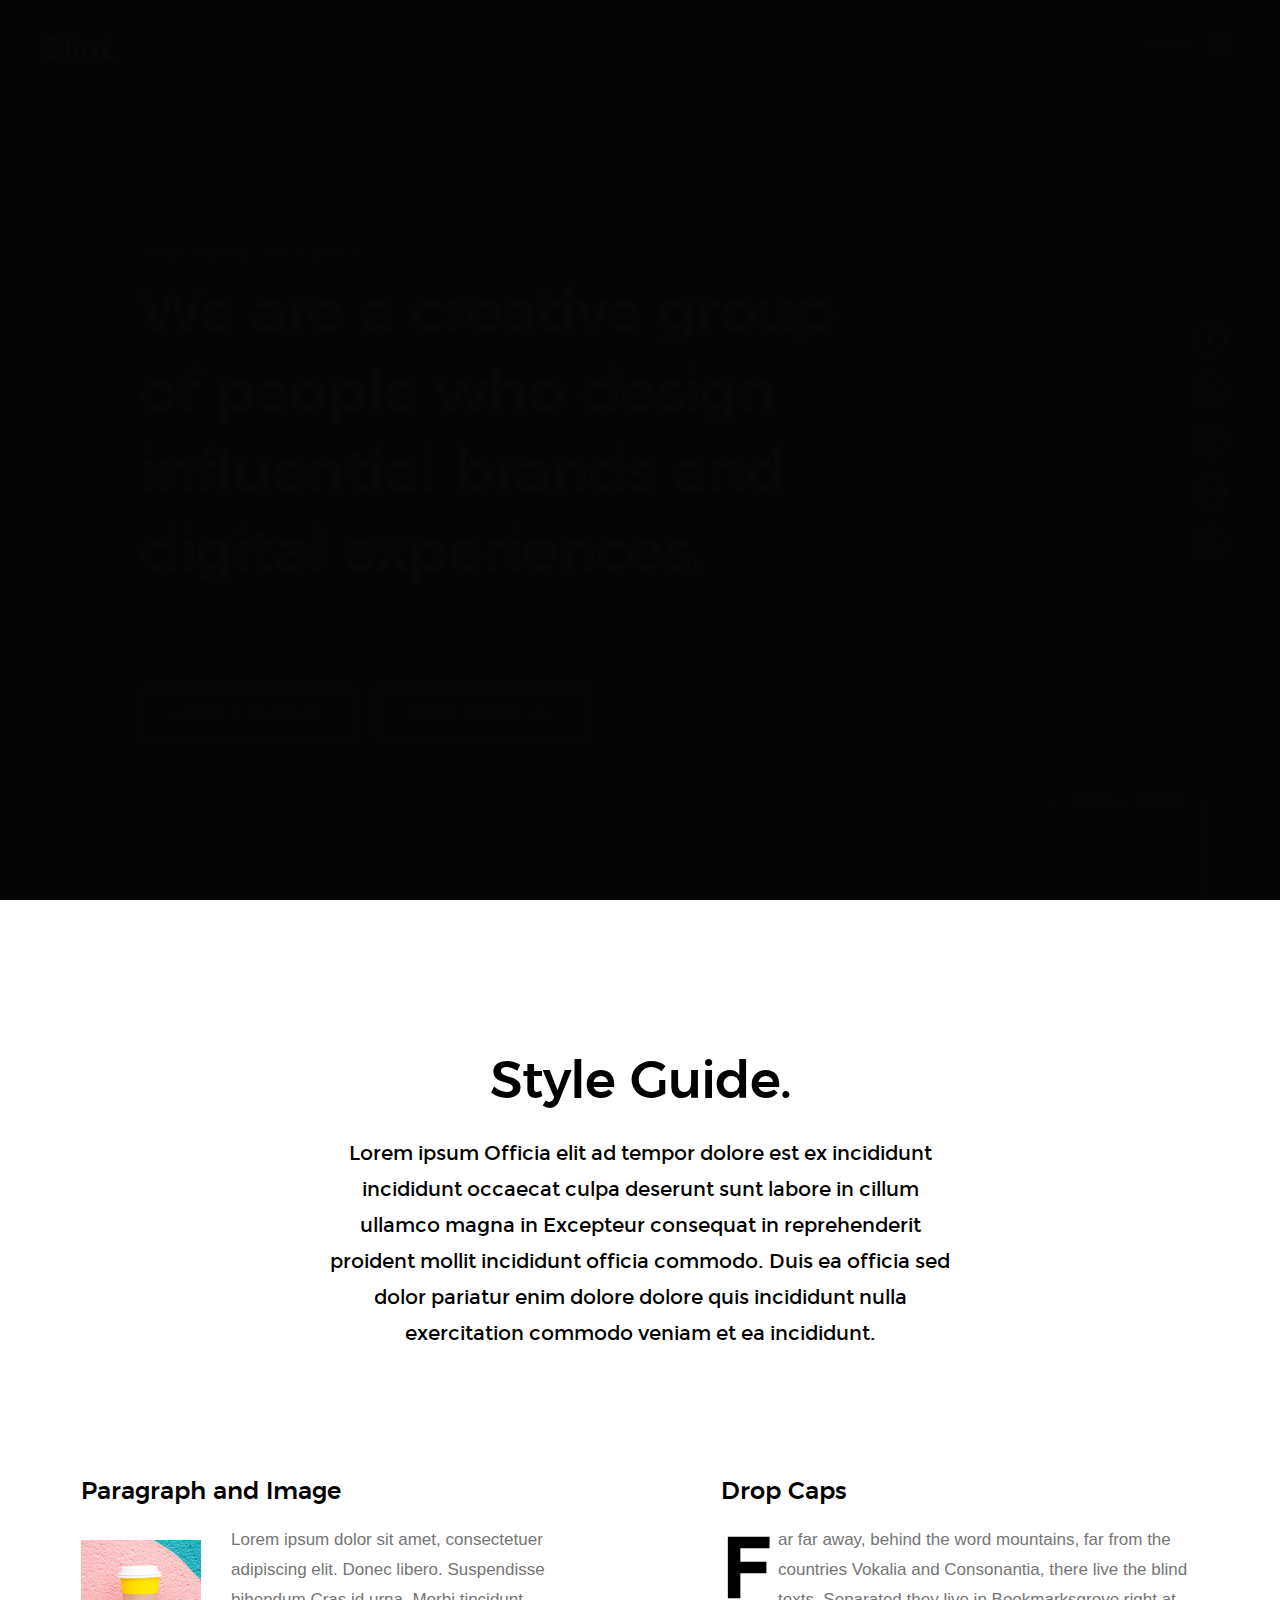
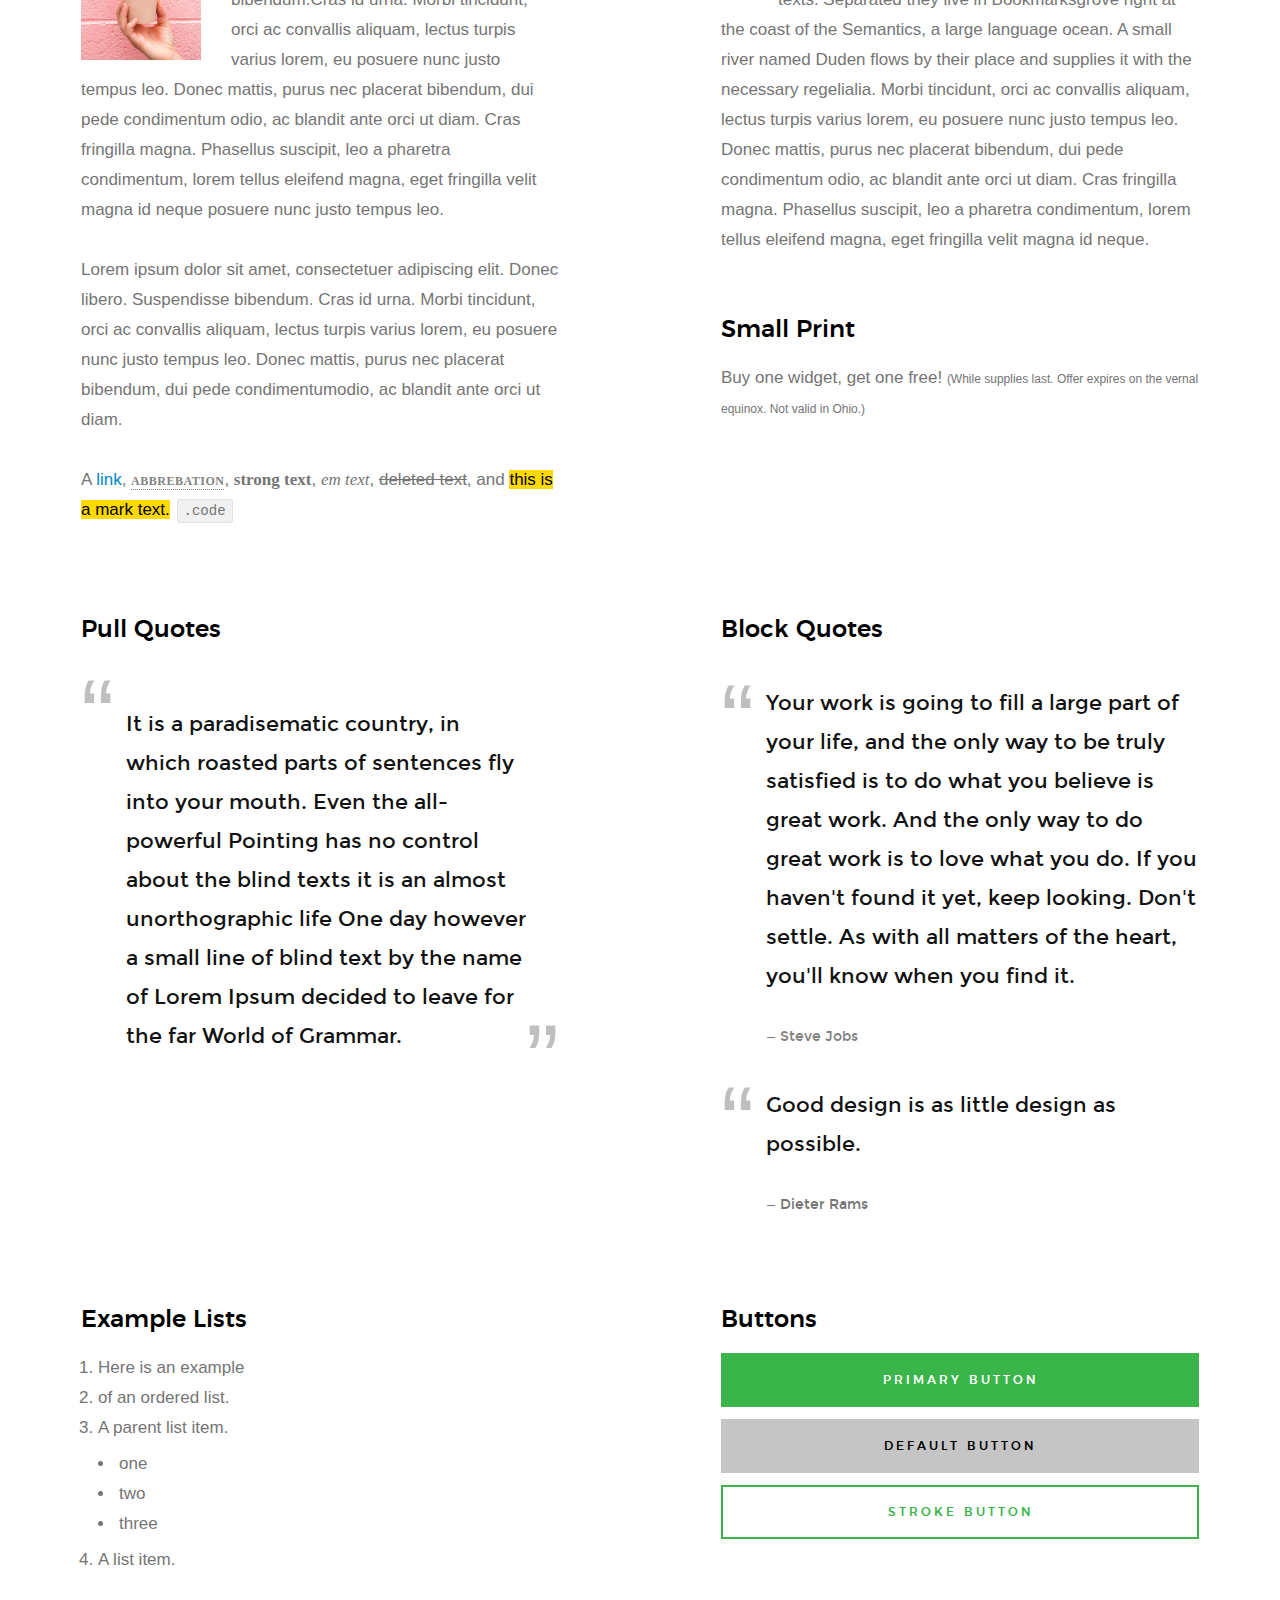
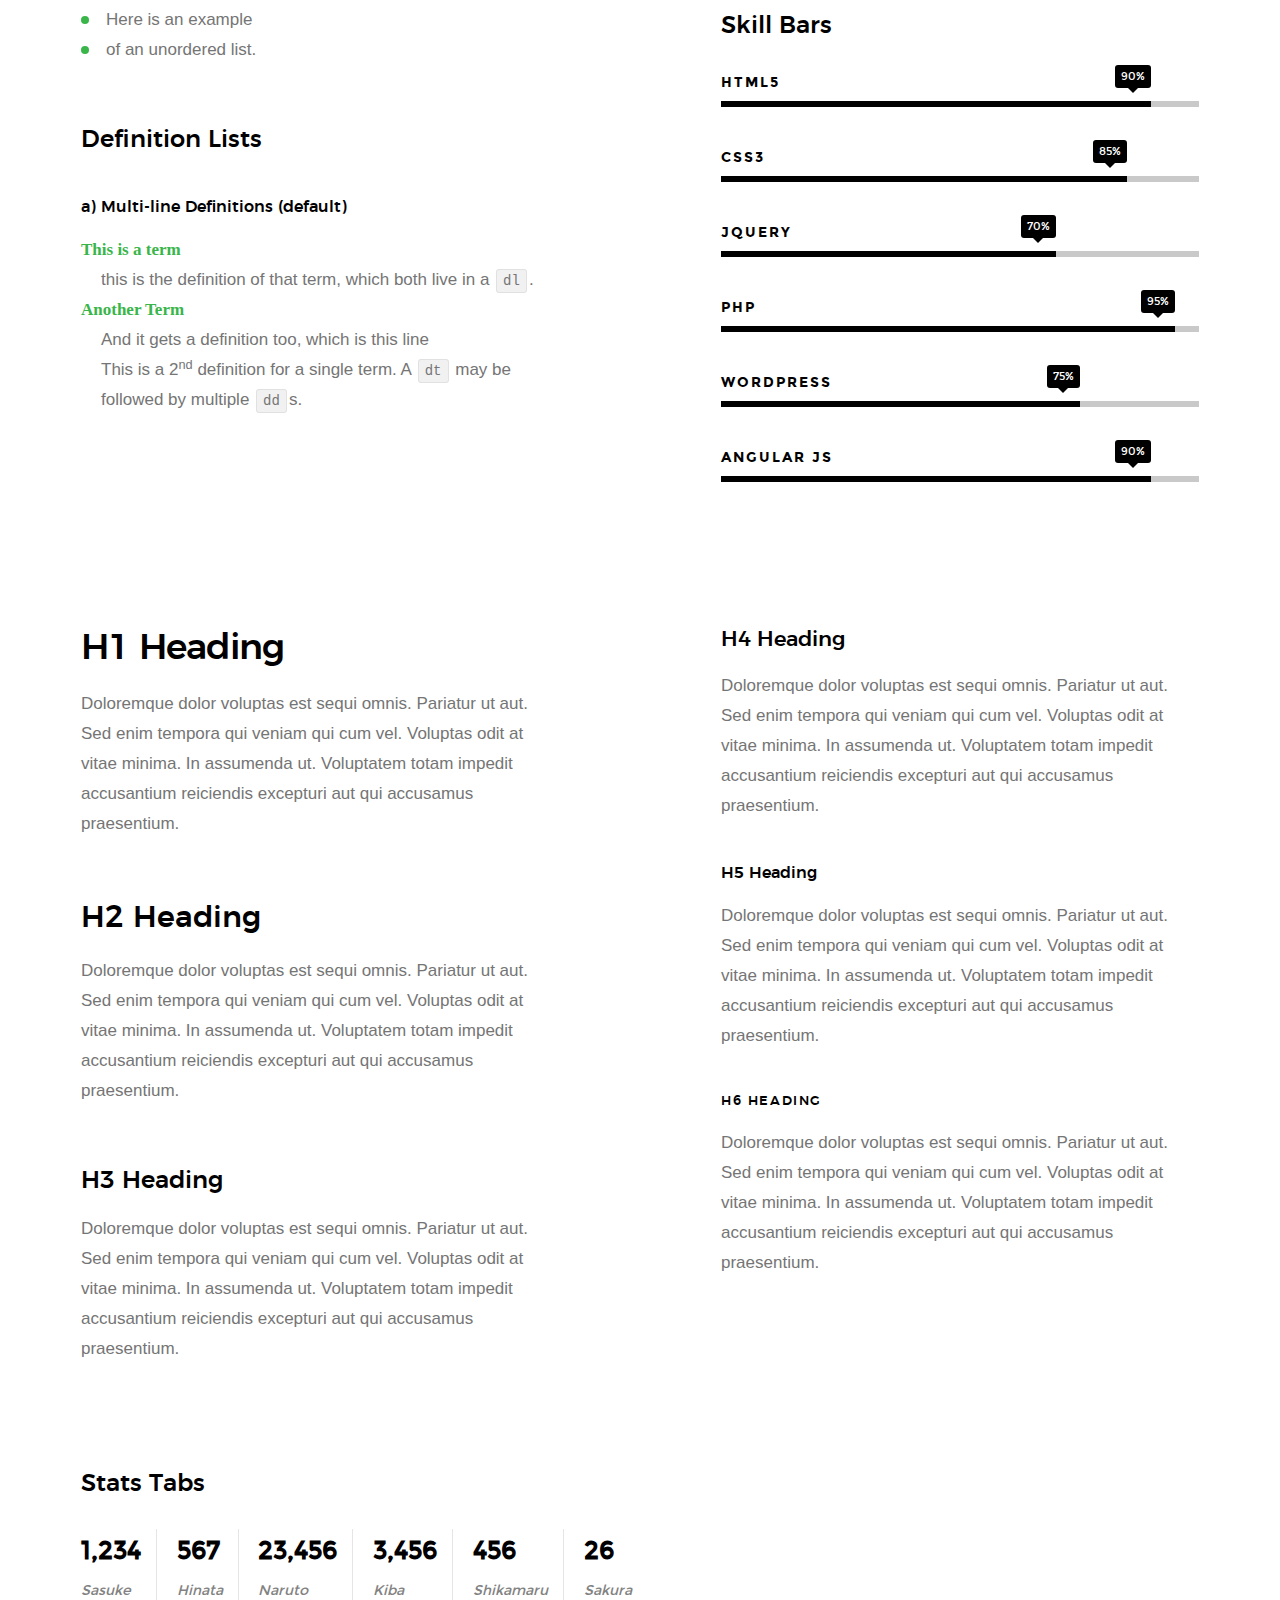
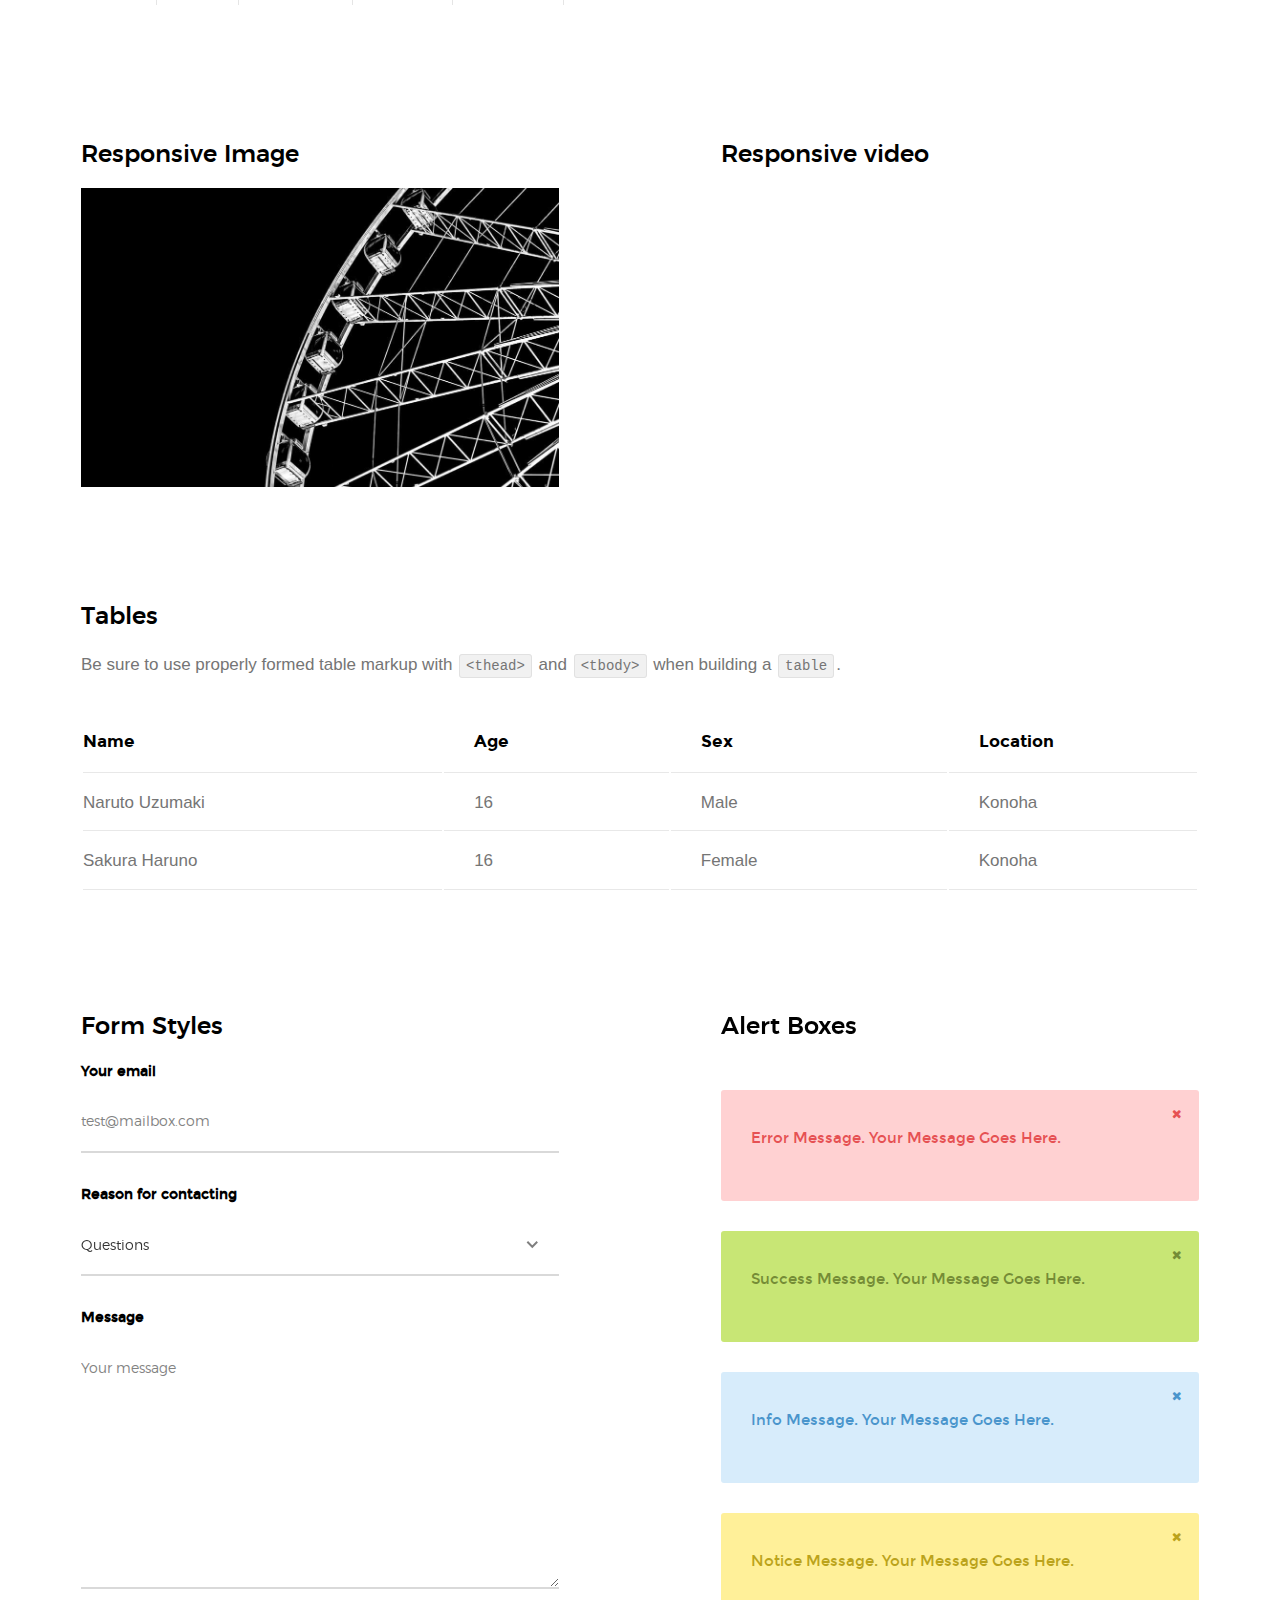
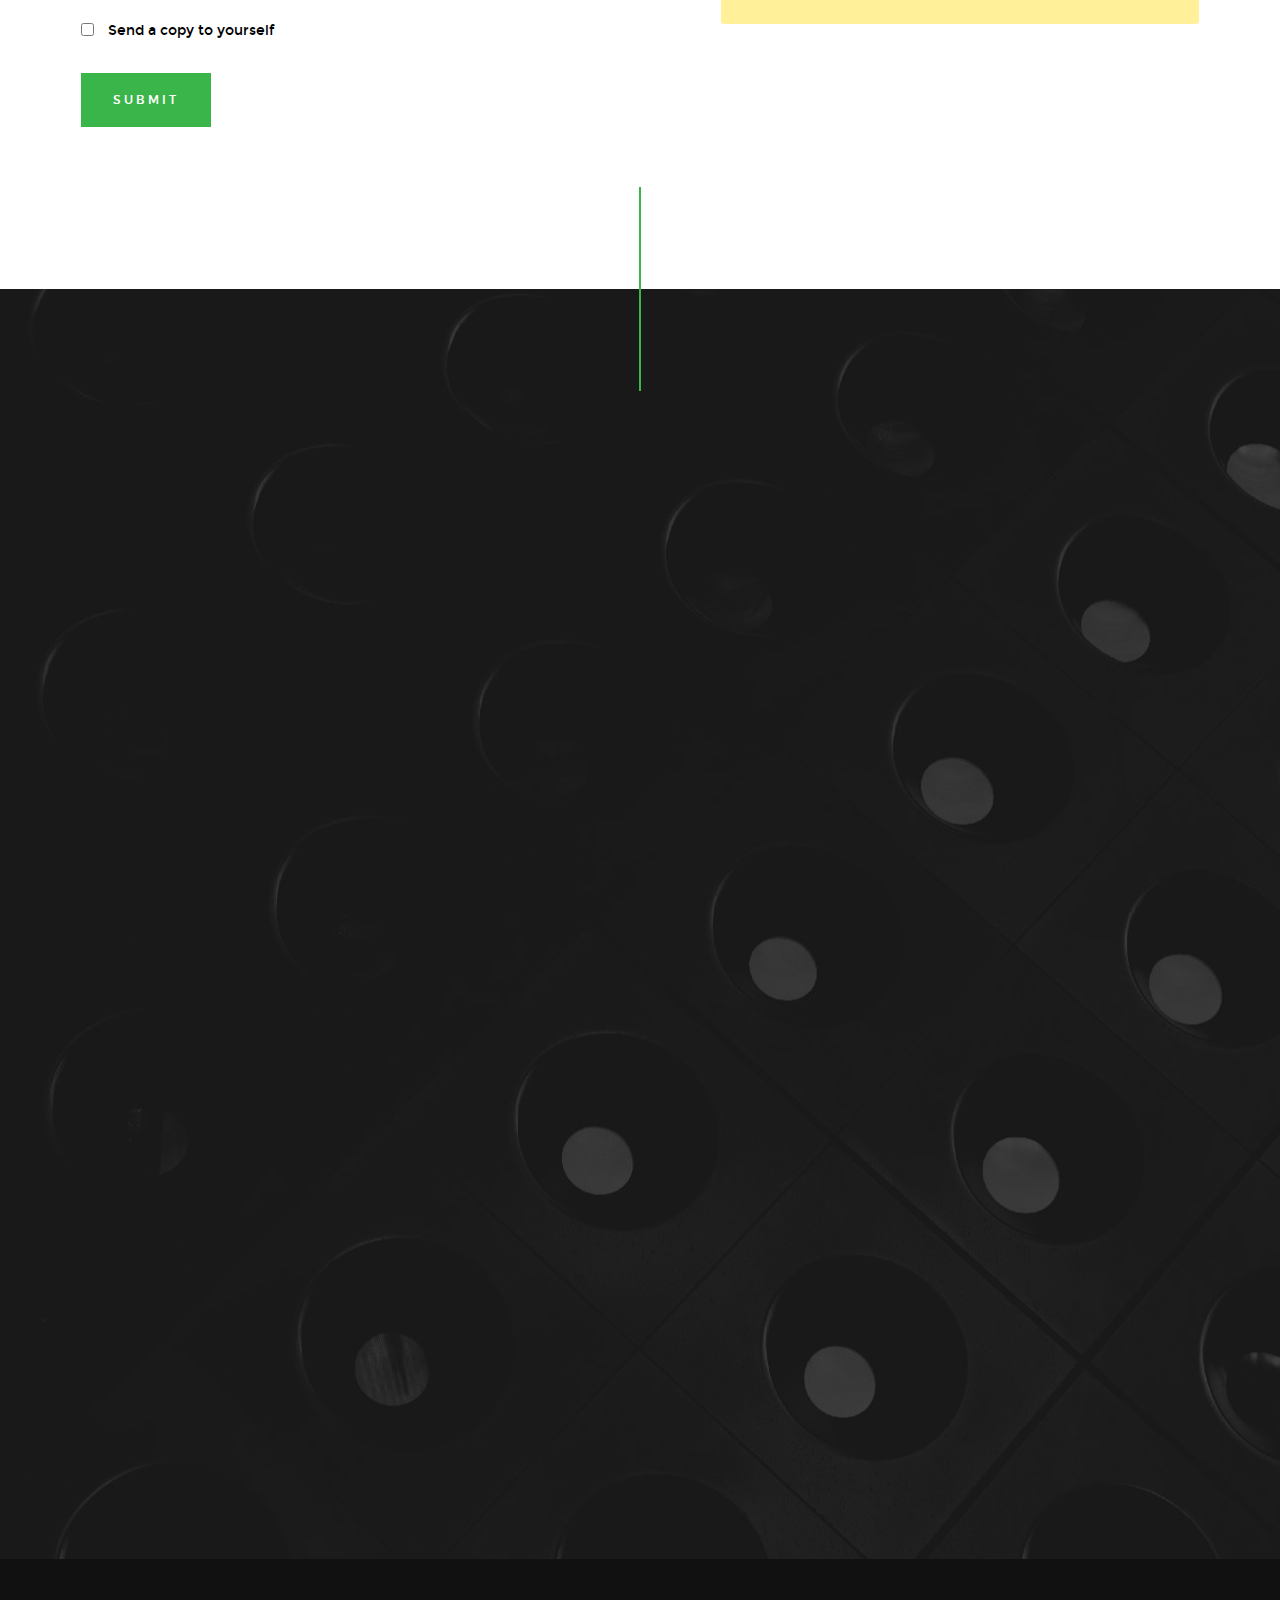
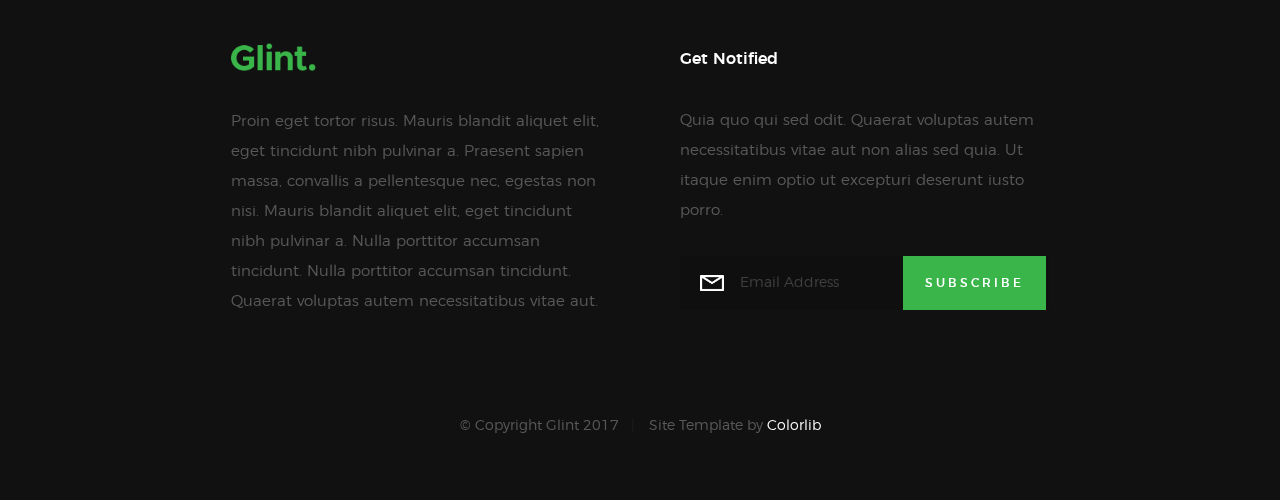
<file: styles.html>
<!DOCTYPE html>
<!--[if lt IE 9 ]><html class="no-js oldie" lang="en"> <![endif]-->
<!--[if IE 9 ]><html class="no-js oldie ie9" lang="en"> <![endif]-->
<!--[if (gte IE 9)|!(IE)]><!-->
<html class="no-js" lang="en">
<!--<![endif]-->

<head>

    <!--- basic page needs
    ================================================== -->
    <meta charset="utf-8">
    <title>Glint - Style Guide</title>
    <meta name="description" content="">
    <meta name="author" content="">

    <!-- mobile specific metas
    ================================================== -->
    <meta name="viewport" content="width=device-width, initial-scale=1">

    <!-- CSS
    ================================================== -->
    <link rel="stylesheet" href="css/base.css">
    <link rel="stylesheet" href="css/vendor.css">
    <link rel="stylesheet" href="css/main.css">

    <style type="text/css" media="screen">
        .s-styles { 
            background: white;
            padding-top: 15rem;
            padding-bottom: 12rem;
        }
     </style> 

    <!-- script
    ================================================== -->
    <script src="js/modernizr.js"></script>
    <script src="js/pace.min.js"></script>

    <!-- favicons
    ================================================== -->
    <link rel="shortcut icon" href="favicon.ico" type="image/x-icon">
    <link rel="icon" href="favicon.ico" type="image/x-icon">

</head>

<body id="top">

    <!-- header
    ================================================== -->
    <header class="s-header">

        <div class="header-logo">
            <a class="site-logo" href="index.html">
                <img src="images/logo.png" alt="Homepage">
            </a>
        </div>

        <nav class="header-nav">

            <a href="#0" class="header-nav__close" title="close"><span>Close</span></a>

            <div class="header-nav__content">
                <h3>Navigation</h3>
                
                <ul class="header-nav__list">
                    <li class="current"><a class="smoothscroll"  href="index.html" title="home">Home</a></li>
                    <li><a href="index.html#about" title="about">About</a></li>
                    <li><a href="index.html#services" title="services">Services</a></li>
                    <li><a href="index.html#works" title="works">Works</a></li>
                    <li><a href="index.html#clients" title="clients">Clients</a></li>
                    <li><a href="#contact" title="contact">Contact</a></li>
                </ul>
    
                <p>Perspiciatis hic praesentium nesciunt. Et neque a dolorum <a href='#0'>voluptatem</a> porro iusto sequi veritatis libero enim. Iusto id suscipit veritatis neque reprehenderit.</p>
    
                <ul class="header-nav__social">
                    <li>
                        <a href="#0"><i class="fa fa-facebook"></i></a>
                    </li>
                    <li>
                        <a href="#0"><i class="fa fa-twitter"></i></a>
                    </li>
                    <li>
                        <a href="#0"><i class="fa fa-instagram"></i></a>
                    </li>
                    <li>
                        <a href="#0"><i class="fa fa-behance"></i></a>
                    </li>
                    <li>
                        <a href="#0"><i class="fa fa-dribbble"></i></a>
                    </li>
                </ul>

            </div> <!-- end header-nav__content -->

        </nav>  <!-- end header-nav -->

        <a class="header-menu-toggle" href="#0">
            <span class="header-menu-text">Menu</span>
            <span class="header-menu-icon"></span>
        </a>

    </header> <!-- end s-header -->


    <!-- home
    ================================================== -->
    <section id="home" class="s-home target-section" data-parallax="scroll" data-image-src="images/hero-bg.jpg" data-natural-width=3000 data-natural-height=2000 data-position-y=center>

        <div class="overlay"></div>
        <div class="shadow-overlay"></div>

        <div class="home-content">

            <div class="row home-content__main">

                <h3>Welcome to Glint</h3>

                <h1>
                    We are a creative group <br>
                    of people who design <br>
                    influential brands and <br>
                    digital experiences.
                </h1>

                <div class="home-content__buttons">
                    <a href="#contact" class="smoothscroll btn btn--stroke">
                        Start a Project
                    </a>
                    <a href="index.html#about" class="smoothscroll btn btn--stroke">
                        More About Us
                    </a>
                </div>

            </div>

            <div class="home-content__scroll">
                <a href="#styles" class="scroll-link smoothscroll">
                    <span>Scroll Down</span>
                </a>
            </div>

            <div class="home-content__line"></div>

        </div> <!-- end home-content -->


        <ul class="home-social">
            <li>
                <a href="#0"><i class="fa fa-facebook" aria-hidden="true"></i><span>Facebook</span></a>
            </li>
            <li>
                <a href="#0"><i class="fa fa-twitter" aria-hidden="true"></i><span>Twiiter</span></a>
            </li>
            <li>
                <a href="#0"><i class="fa fa-instagram" aria-hidden="true"></i><span>Instagram</span></a>
            </li>
            <li>
                <a href="#0"><i class="fa fa-behance" aria-hidden="true"></i><span>Behance</span></a>
            </li>
            <li>
                <a href="#0"><i class="fa fa-dribbble" aria-hidden="true"></i><span>Dribbble</span></a>
            </li>
        </ul> 
        <!-- end home-social -->

    </section> <!-- end s-home -->


    <!-- styles
    ================================================== -->
    <section id="styles" class="s-styles">
        
        <div class="row narrow section-intro add-bottom text-center">

            <div class="col-twelve tab-full">

                <h1 class="display-2">Style Guide.</h1>

                <p class="lead">Lorem ipsum Officia elit ad tempor dolore est ex incididunt incididunt occaecat culpa deserunt sunt labore in cillum ullamco magna in Excepteur consequat in reprehenderit proident mollit incididunt officia commodo.
                Duis ea officia sed dolor pariatur enim dolore dolore quis incididunt nulla exercitation commodo veniam et ea incididunt.</p>

            </div>

        </div>

        <div class="row">

            <div class="col-six tab-full">

                <h3>Paragraph and Image</h3>

                <p><a href="#"><img width="120" height="120" class="pull-left" alt="sample-image" src="images/sample-image.jpg"></a>
                Lorem ipsum dolor sit amet, consectetuer adipiscing elit. Donec libero. Suspendisse bibendum.Cras id urna. Morbi tincidunt, orci ac convallis aliquam, lectus turpis varius lorem, eu posuere nunc justo tempus leo. Donec mattis, purus nec placerat bibendum, dui pede condimentum odio, ac blandit ante orci ut diam. Cras fringilla magna. Phasellus suscipit, leo a pharetra condimentum, lorem tellus eleifend magna, eget fringilla velit magna id neque posuere nunc justo tempus leo. </p>

                <p>
                Lorem ipsum dolor sit amet, consectetuer adipiscing elit. Donec libero. Suspendisse bibendum. Cras id urna. Morbi tincidunt, orci ac convallis aliquam, lectus turpis varius lorem, eu posuere nunc justo tempus leo. Donec mattis, purus nec placerat bibendum, dui pede condimentumodio, ac blandit ante orci ut diam.	
                </p>

                <p>A <a href="#">link</a>,
                <abbr title="this really isn't a very good description">abbrebation</abbr>,
                <strong>strong text</strong>,
                <em>em text</em>,
                <del>deleted text</del>, and
                <mark>this is a mark text.</mark>
                <code>.code</code>
                </p>

            </div>

            <div class="col-six tab-full">

                <h3>Drop Caps</h3>

                <p class="drop-cap">Far far away, behind the word mountains, far from the countries Vokalia and Consonantia,
                there live the blind texts. Separated they live in Bookmarksgrove right at the coast of the
                Semantics, a large language ocean. A small river named Duden flows by their place and supplies it with the necessary regelialia. Morbi tincidunt, orci ac convallis aliquam, lectus turpis varius lorem, eu	posuere nunc justo tempus leo. Donec mattis, purus nec placerat bibendum, dui pede condimentum odio, ac blandit ante orci ut diam. Cras fringilla magna. Phasellus suscipit, leo a pharetra condimentum, lorem tellus eleifend magna, eget fringilla velit magna id neque.
                </p>

                <h3>Small Print</h3>

                <p>Buy one widget, get one free!
                <small>(While supplies last. Offer expires on the vernal equinox. Not valid in Ohio.)</small>
                </p>

            </div>

        </div> <!-- end row -->

        <div class="row">

            <div class="col-six tab-full">

                <h3>Pull Quotes</h3>

                <aside class="pull-quote">
                    <blockquote>
                    <p>It is a paradisematic country, in which roasted parts of
                    sentences fly into your mouth. Even the all-powerful Pointing has no control about the blind
                    texts it is an almost unorthographic life One day however a small line of blind text by the name
                    of Lorem Ipsum decided to leave for the far World of Grammar.</p>
                    </blockquote>
                </aside>

            </div>

            <div class="col-six tab-full">

                <h3>Block Quotes</h3>

                <blockquote cite="http://where-i-got-my-info-from.com">
                <p>Your work is going to fill a large part of your life, and the only way to be truly satisfied is
                to do what you believe is great work. And the only way to do great work is to love what you do.
                If you haven't found it yet, keep looking. Don't settle. As with all matters of the heart, you'll know when you find it.
                </p>
                <cite>
                    <a href="#">Steve Jobs</a>
                </cite>
                </blockquote>

                <blockquote>
                <p>Good design is as little design as possible.</p>
                <cite>Dieter Rams</cite>
                </blockquote>

            </div>

        </div> <!-- end row -->


        <div class="row half-bottom">

            <div class="col-six tab-full">

                <h3>Example Lists</h3>

                <ol>
                    <li>Here is an example</li>
                    <li>of an ordered list.</li>
                    <li>A parent list item.
                        <ul>
                            <li>one</li>
                            <li>two</li>
                            <li>three</li>
                        </ul>
                        </li>
                        <li>A list item.</li>
                    </ol>

                <ul class="disc">
                    <li>Here is an example</li>
                    <li>of an unordered list.</li>
                </ul>

                <h3>Definition Lists</h3>

                <h5>a) Multi-line Definitions (default) </h5>

                <dl>
                    <dt><strong>This is a term</strong></dt>
                        <dd>this is the definition of that term, which both live in a <code>dl</code>.</dd>
                    <dt><strong>Another Term</strong></dt>
                        <dd>And it gets a definition too, which is this line</dd>
                        <dd>This is a 2<sup>nd</sup> definition for a single term. A <code>dt</code> may be followed by multiple <code>dd</code>s.</dd>
                </dl>

            </div>

            <div class="col-six tab-full">

                <h3>Buttons</h3>

                <p>
                    <a class="btn btn--primary full-width" href="#0">Primary Button</a>
                    <a class="btn full-width" href="#0">Default Button</a>
                    <a class="btn btn--stroke full-width" href="#0">Stroke Button</a>
                </p>

                <h3>Skill Bars</h3>
                
                <ul class="skill-bars">
                    <li>
                    <div class="progress percent90"><span>90%</span></div>
                    <strong>HTML5</strong>
                    </li>
                    <li>
                    <div class="progress percent85"><span>85%</span></div>
                    <strong>CSS3</strong>
                    </li>
                    <li>
                    <div class="progress percent70"><span>70%</span></div>
                    <strong>JQuery</strong>
                    </li>
                    <li>
                    <div class="progress percent95"><span>95%</span></div>
                    <strong>PHP</strong>
                    </li>
                    <li>
                    <div class="progress percent75"><span>75%</span></div>
                    <strong>Wordpress</strong>
                    </li>
                    <li>
                    <div class="progress percent90"><span>90%</span></div>
                    <strong>Angular JS</strong>
                    </li>
                </ul>

            </div>

        </div> <!-- end row -->

        <div class="row half-bottom">

            <div class="col-six tab-full">
                    
                <h1>H1 Heading</h1>
                <p>Doloremque dolor voluptas est sequi omnis. Pariatur ut aut. Sed enim tempora qui veniam qui cum vel. 
                Voluptas odit at vitae minima. In assumenda ut. Voluptatem totam impedit accusantium reiciendis excepturi aut qui accusamus praesentium.</p>

                <h2>H2 Heading</h2>
                <p>Doloremque dolor voluptas est sequi omnis. Pariatur ut aut. Sed enim tempora qui veniam qui cum vel. 
                Voluptas odit at vitae minima. In assumenda ut. Voluptatem totam impedit accusantium reiciendis excepturi aut qui accusamus praesentium.</p>

                <h3>H3 Heading</h3>
                <p>Doloremque dolor voluptas est sequi omnis. Pariatur ut aut. Sed enim tempora qui veniam qui cum vel. 
                Voluptas odit at vitae minima. In assumenda ut. Voluptatem totam impedit accusantium reiciendis excepturi aut qui accusamus praesentium.</p>

            </div>

            <div class="col-six tab-full">
                    
                <h4>H4 Heading</h4>
                <p>Doloremque dolor voluptas est sequi omnis. Pariatur ut aut. Sed enim tempora qui veniam qui cum vel. 
                Voluptas odit at vitae minima. In assumenda ut. Voluptatem totam impedit accusantium reiciendis excepturi aut qui accusamus praesentium.</p>

                <h5>H5 Heading</h5>
                <p>Doloremque dolor voluptas est sequi omnis. Pariatur ut aut. Sed enim tempora qui veniam qui cum vel. 
                Voluptas odit at vitae minima. In assumenda ut. Voluptatem totam impedit accusantium reiciendis excepturi aut qui accusamus praesentium.</p>

                <h6>H6 Heading</h6>
                <p>Doloremque dolor voluptas est sequi omnis. Pariatur ut aut. Sed enim tempora qui veniam qui cum vel. 
                Voluptas odit at vitae minima. In assumenda ut. Voluptatem totam impedit accusantium reiciendis excepturi aut qui accusamus praesentium.</p>

            </div>

        </div>


        <div class="row half-bottom">

            <div class="col-twelve">

                    <h3>Stats Tabs</h3>

                <ul class="stats-tabs">
                    <li><a href="#">1,234 <em>Sasuke</em></a></li>
                    <li><a href="#">567 <em>Hinata</em></a></li>
                    <li><a href="#">23,456 <em>Naruto</em></a></li>
                    <li><a href="#">3,456 <em>Kiba</em></a></li>
                    <li><a href="#">456 <em>Shikamaru</em></a></li>
                    <li><a href="#">26 <em>Sakura</em></a></li>
                    </ul>

            </div>

        </div> <!-- end row -->


        <div class="row half-bottom">

            <div class="col-six tab-full">

                <h3>Responsive Image</h3>
                <p><img src="images/wheel-500.jpg" 
                    srcset="images/wheel-1000.jpg 1000w, 
                    images/wheel-500.jpg 500w" 
                    sizes="(max-width: 1000px) 100vw, 1000px" alt=""></p>

            </div>

            <div class="col-six tab-full">

                <h3>Responsive video</h3>

                <div class="video-container">
                <iframe src="https://player.vimeo.com/video/14592941?title=0&amp;byline=0&amp;portrait=0&amp;color=F64B39" width="500" height="281" frameborder="0" webkitallowfullscreen mozallowfullscreen allowfullscreen></iframe> 
                </div>

            </div>
            
        </div> <!-- end row -->


        <div class="row add-bottom">

            <div class="col-twelve">

                <h3>Tables</h3>
                <p>Be sure to use properly formed table markup with <code>&lt;thead&gt;</code> and <code>&lt;tbody&gt;</code> when building a <code>table</code>.</p>

                <div class="table-responsive">

                    <table>
                            <thead>
                            <tr>
                                <th>Name</th>
                                <th>Age</th>
                                <th>Sex</th>
                                <th>Location</th>
                            </tr>
                            </thead>
                            <tbody>
                            <tr>
                                <td>Naruto Uzumaki</td>
                                <td>16</td>
                                <td>Male</td>
                                <td>Konoha</td>
                            </tr>
                            <tr>
                                <td>Sakura Haruno</td>
                                <td>16</td>
                                <td>Female</td>
                                <td>Konoha</td>
                            </tr>
                            </tbody>
                    </table>

                </div>

            </div>
            
        </div> <!-- end row -->
    

        <div class="row">

            <div class="col-six tab-full">

                <h3>Form Styles</h3>

                <form>
                        <div>
                            <label for="sampleInput">Your email</label>
                            <input class="full-width" type="email" placeholder="test@mailbox.com" id="sampleInput">
                    </div>
                    <div>
                            <label for="sampleRecipientInput">Reason for contacting</label>
                            <div class="cl-custom-select">
                                <select class="full-width" id="sampleRecipientInput">
                                    <option value="Option 1">Questions</option>
                                    <option value="Option 2">Report</option>
                                    <option value="Option 3">Others</option>
                                </select>
                            </div>
                    </div>
                    
                        <label for="exampleMessage">Message</label>
                        <textarea class="full-width" placeholder="Your message" id="exampleMessage"></textarea>

                        <label class="add-bottom">
                            <input type="checkbox">
                            <span class="label-text">Send a copy to yourself</span>
                        </label>
                    
                        <input class="btn--primary" type="submit" value="Submit">

                </form>

            </div>

            <div class="col-six tab-full">

                <h3>Alert Boxes</h3>

                <br>
                
                <div class="alert-box alert-box--error hideit">
                    <p>Error Message. Your Message Goes Here.</p>
                    <i class="fa fa-times alert-box__close" aria-hidden="true"></i>
                </div><!-- /error -->
                        
                <div class="alert-box alert-box--success hideit">
                    <p>Success Message. Your Message Goes Here.</p>
                    <i class="fa fa-times alert-box__close" aria-hidden="true"></i>
                </div><!-- /success -->
                        
                <div class="alert-box alert-box--info hideit">
                    <p>Info Message. Your Message Goes Here.</p>
                    <i class="fa fa-times alert-box__close" aria-hidden="true"></i>
                </div><!-- /info -->
                        
                <div class="alert-box alert-box--notice hideit">
                    <p>Notice Message. Your Message Goes Here.</p>
                    <i class="fa fa-times alert-box__close" aria-hidden="true"></i>
                </div><!-- /notice -->
            
            </div>

        </div> <!-- end row -->

    </section> <!-- end styles -->


    <!-- contact
    ================================================== -->
    <section id="contact" class="s-contact">

        <div class="overlay"></div>
        <div class="contact__line"></div>

        <div class="row section-header" data-aos="fade-up">
            <div class="col-full">
                <h3 class="subhead">Contact Us</h3>
                <h1 class="display-2 display-2--light">Reach out for a new project or just say hello</h1>
            </div>
        </div>

        <div class="row contact-content" data-aos="fade-up">
            
            <div class="contact-primary">

                <h3 class="h6">Send Us A Message</h3>

                <form name="contactForm" id="contactForm" method="post" action="" novalidate="novalidate">
                    <fieldset>
    
                    <div class="form-field">
                        <input name="contactName" type="text" id="contactName" placeholder="Your Name" value="" minlength="2" required="" aria-required="true" class="full-width">
                    </div>
                    <div class="form-field">
                        <input name="contactEmail" type="email" id="contactEmail" placeholder="Your Email" value="" required="" aria-required="true" class="full-width">
                    </div>
                    <div class="form-field">
                        <input name="contactSubject" type="text" id="contactSubject" placeholder="Subject" value="" class="full-width">
                    </div>
                    <div class="form-field">
                        <textarea name="contactMessage" id="contactMessage" placeholder="Your Message" rows="10" cols="50" required="" aria-required="true" class="full-width"></textarea>
                    </div>
                    <div class="form-field">
                        <button class="full-width btn--primary">Submit</button>
                        <div class="submit-loader">
                            <div class="text-loader">Sending...</div>
                            <div class="s-loader">
                                <div class="bounce1"></div>
                                <div class="bounce2"></div>
                                <div class="bounce3"></div>
                            </div>
                        </div>
                    </div>
    
                    </fieldset>
                </form>

                <!-- contact-warning -->
                <div class="message-warning">
                    Something went wrong. Please try again.
                </div> 
            
                <!-- contact-success -->
                <div class="message-success">
                    Your message was sent, thank you!<br>
                </div>

            </div> <!-- end contact-primary -->

            <div class="contact-secondary">
                <div class="contact-info">

                    <h3 class="h6 hide-on-fullwidth">Contact Info</h3>

                    <div class="cinfo">
                        <h5>Where to Find Us</h5>
                        <p>
                            1600 Amphitheatre Parkway<br>
                            Mountain View, CA<br>
                            94043 US
                        </p>
                    </div>

                    <div class="cinfo">
                        <h5>Email Us At</h5>
                        <p>
                            contact@glintsite.com<br>
                            info@glintsite.com
                        </p>
                    </div>

                    <div class="cinfo">
                        <h5>Call Us At</h5>
                        <p>
                            Phone: (+63) 555 1212<br>
                            Mobile: (+63) 555 0100<br>
                            Fax: (+63) 555 0101
                        </p>
                    </div>

                    <ul class="contact-social">
                        <li>
                            <a href="#"><i class="fa fa-facebook" aria-hidden="true"></i></a>
                        </li>
                        <li>
                            <a href="#"><i class="fa fa-twitter" aria-hidden="true"></i></a>
                        </li>
                        <li>
                            <a href="#"><i class="fa fa-instagram" aria-hidden="true"></i></a>
                        </li>
                        <li>
                            <a href="#"><i class="fa fa-behance" aria-hidden="true"></i></a>
                        </li>
                        <li>
                            <a href="#"><i class="fa fa-dribbble" aria-hidden="true"></i></a>
                        </li>
                    </ul> <!-- end contact-social -->

                </div> <!-- end contact-info -->
            </div> <!-- end contact-secondary -->

        </div> <!-- end contact-content -->

    </section> <!-- end s-contact -->


    <!-- footer
    ================================================== -->
    <footer>

        <div class="row footer-main">

            <div class="col-six tab-full left footer-desc">

                <div class="footer-logo"></div>
                Proin eget tortor risus. Mauris blandit aliquet elit, eget tincidunt nibh pulvinar a. Praesent sapien massa, convallis a pellentesque nec, egestas non nisi. Mauris blandit aliquet elit, eget tincidunt nibh pulvinar a. Nulla porttitor accumsan tincidunt. Nulla porttitor accumsan tincidunt. Quaerat voluptas autem necessitatibus vitae aut.

            </div>

            <div class="col-six tab-full right footer-subscribe">

                <h4>Get Notified</h4>
                <p>Quia quo qui sed odit. Quaerat voluptas autem necessitatibus vitae aut non alias sed quia. Ut itaque enim optio ut excepturi deserunt iusto porro.</p>

                <div class="subscribe-form">
                    <form id="mc-form" class="group" novalidate="true">
                        <input type="email" value="" name="EMAIL" class="email" id="mc-email" placeholder="Email Address" required="">
                        <input type="submit" name="subscribe" value="Subscribe">
                        <label for="mc-email" class="subscribe-message"></label>
                    </form>
                </div>

            </div>

        </div> <!-- end footer-main -->

        <div class="row footer-bottom">

            <div class="col-twelve">
                <div class="copyright">
                    <span>© Copyright Glint 2017</span> 
                    <span>Site Template by <a href="https://www.colorlib.com/">Colorlib</a></span>	
                </div>

                <div class="go-top">
                    <a class="smoothscroll" title="Back to Top" href="#top"><i class="icon-arrow-up" aria-hidden="true"></i></a>
                </div>
            </div>

        </div> <!-- end footer-bottom -->

    </footer> <!-- end footer -->


    <!-- photoswipe background
    ================================================== -->
    <div aria-hidden="true" class="pswp" role="dialog" tabindex="-1">

        <div class="pswp__bg"></div>
        <div class="pswp__scroll-wrap">

            <div class="pswp__container">
                <div class="pswp__item"></div>
                <div class="pswp__item"></div>
                <div class="pswp__item"></div>
            </div>

            <div class="pswp__ui pswp__ui--hidden">
                <div class="pswp__top-bar">
                    <div class="pswp__counter"></div><button class="pswp__button pswp__button--close" title="Close (Esc)"></button> <button class="pswp__button pswp__button--share" title=
                    "Share"></button> <button class="pswp__button pswp__button--fs" title="Toggle fullscreen"></button> <button class="pswp__button pswp__button--zoom" title=
                    "Zoom in/out"></button>
                    <div class="pswp__preloader">
                        <div class="pswp__preloader__icn">
                            <div class="pswp__preloader__cut">
                                <div class="pswp__preloader__donut"></div>
                            </div>
                        </div>
                    </div>
                </div>
                <div class="pswp__share-modal pswp__share-modal--hidden pswp__single-tap">
                    <div class="pswp__share-tooltip"></div>
                </div><button class="pswp__button pswp__button--arrow--left" title="Previous (arrow left)"></button> <button class="pswp__button pswp__button--arrow--right" title=
                "Next (arrow right)"></button>
                <div class="pswp__caption">
                    <div class="pswp__caption__center"></div>
                </div>
            </div>

        </div>

    </div> <!-- end photoSwipe background -->


    <!-- preloader
    ================================================== -->
    <div id="preloader">
        <div id="loader">
            <div class="line-scale-pulse-out">
                <div></div>
                <div></div>
                <div></div>
                <div></div>
                <div></div>
            </div>
        </div>
    </div>


    <!-- Java Script
    ================================================== -->
    <script src="js/jquery-3.2.1.min.js"></script>
    <script src="js/plugins.js"></script>
    <script src="js/main.js"></script>

</body>

</html>
</file>
<file: css/base.css>
/* =================================================================== 
 *
 *  Glint v1.0 Base Stylesheet
 *  11-20-2017
 *  ------------------------------------------------------------------
 *
 *  TOC:
 *  # imports 
 *  # normalize
 *  # basic/base setup styles
 *      ## Media
 *      ## Typography resets 
 *      ## links
 *      ## inputs
 *  # grid
 *      ## medium size devices
 *      ## tablets
 *      ## mobile devices
 *      ## small mobile devices
 *  # block grids
 *      ## medium size devices
 *      ## tablets
 *      ## mobile devices
 *      ## small mobile devices
 *  # MISC
 *
 * =================================================================== */


/* ===================================================================
 * # imports 
 *
 * ------------------------------------------------------------------- */
 @import url("font-awesome/css/font-awesome.min.css");
 @import url("micons/micons.css");
 @import url("fonts.css");
 
 
 /* ===================================================================
  * # normalize
  * normalize.css v5.0.0 | MIT License | 
  * github.com/necolas/normalize.css
  *
  * ------------------------------------------------------------------- */
 html {
     font-family: sans-serif;
     line-height: 1.15;
     -ms-text-size-adjust: 100%;
     -webkit-text-size-adjust: 100%;
 }
 
 body {
     margin: 0;
 }
 
 article,
 aside,
 footer,
 header,
 nav,
 section {
     display: block;
 }
 
 h1 {
     font-size: 2em;
     /*margin: 0.67em 0;*/
 }
 
 figcaption,
 figure,
 main {
     display: block;
 }
 
 figure {
     margin: 1em 40px;
 }
 
 hr {
     box-sizing: content-box;
     height: 0;
     overflow: visible;
 }
 
 pre {
     font-family: monospace, monospace;
     font-size: 1em;
 }
 
 a {
     background-color: transparent;
     -webkit-text-decoration-skip: objects;
 }
 
 a:active,
 a:hover {
     outline-width: 0;
 }
 
 abbr[title] {
     border-bottom: none;
     text-decoration: underline;
     text-decoration: underline dotted;
 }
 
 b,
 strong {
     font-weight: inherit;
 }
 
 b,
 strong {
     font-weight: bolder;
 }
 
 code,
 kbd,
 samp {
     font-family: monospace, monospace;
     font-size: 1em;
 }
 
 dfn {
     font-style: italic;
 }
 
 mark {
     background-color: #ff0;
     color: #000;
 }
 
 small {
     font-size: 80%;
 }
 
 sub,
 sup {
     font-size: 75%;
     line-height: 0;
     position: relative;
     vertical-align: baseline;
 }
 
 sub {
     bottom: -0.25em;
 }
 
 sup {
     top: -0.5em;
 }
 
 audio,
 video {
     display: inline-block;
 }
 
 audio:not([controls]) {
     display: none;
     height: 0;
 }
 
 img {
     border-style: none;
 }
 
 svg:not(:root) {
     overflow: hidden;
 }
 
 button,
 input,
 optgroup,
 select,
 textarea {
     font-family: sans-serif;
     font-size: 100%;
     line-height: 1.15;
     margin: 0;
 }
 
 button,
 input {
     overflow: visible;
 }
 
 button,
 select {
     text-transform: none;
 }
 
 button,
 html [type="button"],
 [type="reset"],
 [type="submit"] {
     -webkit-appearance: button;
 }
 
 button::-moz-focus-inner,
 [type="button"]::-moz-focus-inner,
 [type="reset"]::-moz-focus-inner,
 [type="submit"]::-moz-focus-inner {
     border-style: none;
     padding: 0;
 }
 
 button:-moz-focusring,
 [type="button"]:-moz-focusring,
 [type="reset"]:-moz-focusring,
 [type="submit"]:-moz-focusring {
     outline: 1px dotted ButtonText;
 }
 
 fieldset {
     border: 1px solid #c0c0c0;
     margin: 0 2px;
     padding: 0.35em 0.625em 0.75em;
 }
 
 legend {
     box-sizing: border-box;
     color: inherit;
     display: table;
     max-width: 100%;
     padding: 0;
     white-space: normal;
 }
 
 progress {
     display: inline-block;
     vertical-align: baseline;
 }
 
 textarea {
     overflow: auto;
 }
 
 [type="checkbox"],
 [type="radio"] {
     box-sizing: border-box;
     padding: 0;
 }
 
 [type="number"]::-webkit-inner-spin-button,
 [type="number"]::-webkit-outer-spin-button {
     height: auto;
 }
 
 [type="search"] {
     -webkit-appearance: textfield;
     outline-offset: -2px;
 }
 
 [type="search"]::-webkit-search-cancel-button,
 [type="search"]::-webkit-search-decoration {
     -webkit-appearance: none;
 }
 
 ::-webkit-file-upload-button {
     -webkit-appearance: button;
     font: inherit;
 }
 
 details,
 menu {
     display: block;
 }
 
 summary {
     display: list-item;
 }
 
 canvas {
     display: inline-block;
 }
 
 template {
     display: none;
 }
 
 [hidden] {
     display: none;
 }
 
 
 /* ===================================================================
  * # basic/base setup styles
  *
  * ------------------------------------------------------------------- */
 html {
     font-size: 62.5%;
     box-sizing: border-box;
 }
 
 *,
 *::before,
 *::after {
     box-sizing: inherit;
 }
 
 body {
     font-weight: normal;
     line-height: 1;
     word-wrap: break-word;
     text-rendering: optimizeLegibility;
     -webkit-overflow-scrolling: touch;
     -webkit-text-size-adjust: none;
 }
 
 body,
 input,
 button {
     -moz-osx-font-smoothing: grayscale;
     -webkit-font-smoothing: antialiased;
 }
 
 
 /* ------------------------------------------------------------------- 
  * ## Media
  * ------------------------------------------------------------------- */
 img,
 video {
     max-width: 100%;
     height: auto;
 }
 
 
 /* ------------------------------------------------------------------- 
  * ## Typography resets 
  * ------------------------------------------------------------------- */
 div,
 dl,
 dt,
 dd,
 ul,
 ol,
 li,
 h1,
 h2,
 h3,
 h4,
 h5,
 h6,
 pre,
 form,
 p,
 blockquote,
 th,
 td {
     /*margin: 0;*/
     padding: 0;
 }
 
 h1,
 h2,
 h3,
 h4,
 h5,
 h6 {
     -webkit-font-smoothing: auto;
     -webkit-font-smoothing: antialiased;
     -webkit-font-variant-ligatures: common-ligatures;
     -moz-font-variant-ligatures: common-ligatures;
     font-variant-ligatures: common-ligatures;
     text-rendering: optimizeLegibility;
 }
 
 em,
 i {
     font-style: italic;
     line-height: inherit;
 }
 
 strong,
 b {
     font-weight: bold;
     line-height: inherit;
 }
 
 small {
     font-size: 60%;
     line-height: inherit;
 }
 
 ol,
 ul {
     list-style: none;
 }
 
 li {
     display: block;
 }
 
 
 /* ------------------------------------------------------------------- 
  * ## links 
  * ------------------------------------------------------------------- */
 a {
     text-decoration: none;
     line-height: inherit;
 }
 
 a img {
     border: none;
 }
 
 
 /* ------------------------------------------------------------------- 
  * ## inputs 
  * ------------------------------------------------------------------- */
 fieldset {
     margin: 0;
     padding: 0;
 }
 
 input[type="email"],
 input[type="number"],
 input[type="search"],
 input[type="text"],
 input[type="tel"],
 input[type="url"],
 input[type="password"],
 textarea {
     -webkit-appearance: none;
     -moz-appearance: none;
     -ms-appearance: none;
     -o-appearance: none;
     appearance: none;
 }
 
 
 /* ===================================================================
  * # grid
  *
  * ------------------------------------------------------------------- */
 .row {
     width: 100%;
     /*max-width: 1200px;*/
     margin: 0 auto;
 }
 
 .row:after {
     content: "";
     display: table;
     clear: both;
 }
 
 .row .row {
     width: auto;
     max-width: none;
     margin-left: -20px;
     margin-right: -20px;
 }
 
 
 /* column blocks
  * -------------------------------------- */
 [class*="col-"] {
     float: left;
     padding: 0 81px;
 }
 
 [class*="col-"]+[class*="col-"].end {
     float: right;
 }
 
 
 /* column width classes 
  * -------------------------------------- */
 .col-one {
     width: 8.33333%;
 }
 
 .col-two,
 .col-1-6 {
     width: 16.66667%;
 }
 
 .col-three,
 .col-1-4 {
     width: 25%;
 }
 
 .col-four,
 .col-1-3 {
     width: 33.33333%;
 }
 
 .col-five {
     width: 41.66667%;
 }
 
 .col-six,
 .col-1-2 {
     width: 50%;
 }
 
 .col-seven {
     width: 58.33333%;
 }
 
 .col-eight,
 .col-2-3 {
     width: 66.66667%;
 }
 
 .col-nine,
 .col-3-4 {
     width: 75%;
 }
 
 .col-ten,
 .col-5-6 {
     width: 83.33333%;
 }
 
 .col-eleven {
     width: 91.66667%;
 }
 
 .col-twelve,
 .col-full {
     width: 100%;
     
 }
 
 
 /* ------------------------------------------------------------------- 
  * ## medium size devices
  * ------------------------------------------------------------------- */
 @media only screen and (max-width: 1200px) {
     .row .row {
         margin-left: -15px;
         margin-right: -15px;
     }
     [class*="col-"] {
         padding: 0 15px;
     }
     .md-two,
     .md-1-6 {
         width: 16.66667%;
     }
     .md-one {
         width: 8.33333%;
     }
     .md-three,
     .md-1-4 {
         width: 25%;
     }
     .md-four,
     .md-1-3 {
         width: 33.33333%;
     }
     .md-five {
         width: 41.66667%;
     }
     .md-six,
     .md-1-2 {
         width: 50%;
     }
     .md-seven {
         width: 58.33333%;
     }
     .md-eight,
     .md-2-3 {
         width: 66.66667%;
     }
     .md-nine,
     .md-3-4 {
         width: 75%;
     }
     .md-ten,
     .md-5-6 {
         width: 83.33333%;
     }
     .md-eleven {
         width: 91.66667%;
     }
     .md-twelve,
     .md-full {
         width: 100%;
     }
 }
 
 
 /* ------------------------------------------------------------------- 
  * ## tablets
  * ------------------------------------------------------------------- */
 @media only screen and (max-width: 800px) {
     .row {
         width: 90%;
     }
     .tab-1-4 {
         width: 25%;
     }
     .tab-1-3 {
         width: 33.33333%;
     }
     .tab-1-2 {
         width: 50%;
     }
     .tab-2-3 {
         width: 66.66667%;
     }
     .tab-3-4 {
         width: 75%;
     }
     .tab-full {
         width: 100%;
     }
 }
 
 
 /* ------------------------------------------------------------------- 
  * ## mobile devices
  * ------------------------------------------------------------------- */
 @media only screen and (max-width: 600px) {
     .row {
         width: auto;
         padding-left: 25px;
         padding-right: 25px;
     }
     .row .row {
         margin-left: -10px;
         margin-right: -10px;
     }
     [class*="col-"] {
         padding: 0 10px;
     }
     .mob-1-4 {
         width: 25%;
     }
     .mob-1-3 {
         width: 33.33333%;
     }
     .mob-1-2 {
         width: 50%;
     }
     .mob-2-3 {
         width: 66.66667%;
     }
     .mob-3-4 {
         width: 75%;
     }
     .mob-full {
         width: 100%;
     }
 }
 
 
 /* ------------------------------------------------------------------- 
  * ## small mobile devices
  * ------------------------------------------------------------------- */
 
 /* stack columns on small mobile devices
  * ------------------------------------------------------------------- */
 
 @media only screen and (max-width: 400px) {
     .row .row {
         padding-left: 0;
         padding-right: 0;
         margin-left: 0;
         margin-right: 0;
     }
     [class*="col-"] {
         width: 100% !important;
         float: none !important;
         clear: both !important;
         margin-left: 0;
         margin-right: 0;
         padding: 0;
     }
     [class*="col-"]+[class*="col-"].end {
         float: none;
     }
 }
 
 
 /* ===================================================================
  * # block grids
  * ------------------------------------------------------------------- */
 
 /*   Equally-sized columns define at row level
  * ------------------------------------------------------------------- */
 [class*="block-"]:after {
     content: "";
     display: table;
     clear: both;
 }
 
 .block-1-6 .col-block {
     width: 16.66667%;
 }
 
 .block-1-5 .col-block {
     width: 20%;
 }
 
 .block-1-4 .col-block {
     width: 25%;
 }
 
 .block-1-3 .col-block {
     width: 33.33333%;
 }
 
 .block-1-2 .col-block {
     width: 50%;
 }
 
 
 /**
  * Clearing for block grid columns. Allow columns with 
  * different heights to align properly.
  */
 
 .block-1-6 .col-block:nth-child(6n+1),
 .block-1-5 .col-block:nth-child(5n+1),
 .block-1-4 .col-block:nth-child(4n+1),
 .block-1-3 .col-block:nth-child(3n+1),
 .block-1-2 .col-block:nth-child(2n+1) {
     clear: both;
 }
 
 
 /* ------------------------------------------------------------------- 
  * ## medium size devices
  * ------------------------------------------------------------------- */
 @media only screen and (max-width: 1200px) {
     .block-m-1-6 .col-block {
         width: 16.66667%;
     }
     .block-m-1-5 .col-block {
         width: 20%;
     }
     .block-m-1-4 .col-block {
         width: 25%;
     }
     .block-m-1-3 .col-block {
         width: 33.33333%;
     }
     .block-m-1-2 .col-block {
         width: 50%;
     }
     .block-m-full .col-block {
         width: 100%;
         clear: both;
     }
     [class*="block-m-"] .col-block:nth-child(n) {
         clear: none;
     }
     .block-m-1-6 .col-block:nth-child(6n+1),
     .block-m-1-5 .col-block:nth-child(5n+1),
     .block-m-1-4 .col-block:nth-child(4n+1),
     .block-m-1-3 .col-block:nth-child(3n+1),
     .block-m-1-2 .col-block:nth-child(2n+1) {
         clear: both;
     }
 }
 
 
 /* ------------------------------------------------------------------- 
  * ## tablets
  * ------------------------------------------------------------------- */
 @media only screen and (max-width: 800px) {
     .block-tab-1-6 .col-block {
         width: 16.66667%;
     }
     .block-tab-1-5 .col-block {
         width: 20%;
     }
     .block-tab-1-4 .col-block {
         width: 25%;
     }
     .block-tab-1-3 .col-block {
         width: 33.33333%;
     }
     .block-tab-1-2 .col-block {
         width: 50%;
     }
     .block-tab-full .col-block {
         width: 100%;
         clear: both;
     }
     [class*="block-tab-"] .col-block:nth-child(n) {
         clear: none;
     }
     .block-tab-1-6 .col-block:nth-child(6n+1),
     .block-tab-1-6 .col-block:nth-child(5n+1),
     .block-tab-1-4 .col-block:nth-child(4n+1),
     .block-tab-1-3 .col-block:nth-child(3n+1),
     .block-tab-1-2 .col-block:nth-child(2n+1) {
         clear: both;
     }
 }
 
 
 /* ------------------------------------------------------------------- 
  * ## mobile devices
  * ------------------------------------------------------------------- */
 @media only screen and (max-width: 600px) {
     .block-mob-1-6 .col-block {
         width: 16.66667%;
     }
     .block-mob-1-5 .col-block {
         width: 20%;
     }
     .block-mob-1-4 .col-block {
         width: 25%;
     }
     .block-mob-1-3 .col-block {
         width: 33.33333%;
     }
     .block-mob-1-2 .col-block {
         width: 50%;
     }
     .block-mob-full .col-block {
         width: 100%;
         clear: both;
     }
     [class*="block-mob-"] .col-block:nth-child(n) {
         clear: none;
     }
     .block-mob-1-6 .col-block:nth-child(6n+1),
     .block-mob-1-5 .col-block:nth-child(5n+1),
     .block-mob-1-4 .col-block:nth-child(4n+1),
     .block-mob-1-3 .col-block:nth-child(3n+1),
     .block-mob-1-2 .col-block:nth-child(2n+1) {
         clear: both;
     }
 }
 
 
 /* ------------------------------------------------------------------- 
  * ## small mobile devices
  * ------------------------------------------------------------------- */
 
 /* stack columns on small mobile devices
  * ------------------------------------------------------------------- */
 
 @media only screen and (max-width: 400px) {
     .stack .col-block {
         width: 100% !important;
         float: none !important;
         clear: both !important;
         margin-left: 0;
         margin-right: 0;
     }
 }
 
 
 /* ===================================================================
  * # MISC
  *
  * ------------------------------------------------------------------- */
 .group:after {
     content: "";
     display: table;
     clear: both;
 }
 
 
 /* Misc Helper Styles
  * -------------------------------------- */
 .is-hidden {
     display: none;
 }
 
 .is-invisible {
     visibility: hidden;
 }
 
 .antialiased {
     -webkit-font-smoothing: antialiased;
     -moz-osx-font-smoothing: grayscale;
 }
 
 .overflow-hidden {
     overflow: hidden;
 }
 
 .remove-bottom {
     margin-bottom: 0;
 }
 
 .half-bottom {
     margin-bottom: 1.5rem !important;
 }
 
 .add-bottom {
     margin-bottom: 3rem !important;
 }
 
 .no-border {
     border: none;
 }
 
 .full-width {
     width: 100%;
 }
 
 .text-center {
     text-align: center;
 }
 
 .text-left {
     text-align: left;
 }
 
 .text-right {
     text-align: right;
 }
 
 .pull-left {
     float: left;
 }
 
 .pull-right {
     float: right;
 }
 
 .align-center {
     margin-left: auto;
     margin-right: auto;
     text-align: center;
 }
 
 
 /*# sourceMappingURL=base.css.map */
</file>
<file: css/vendor.css>
/* =================================================================== 
 *
 *  Glint v1.0 Vendor/Third Party CSS 
 *  11-20-2017
 *  ------------------------------------------------------------------
 *
 *  TOC:
 *  # animate on scroll
 *  # slick slider
 *  # photoswipe
 *  # photoSwipe skin
 *
 * =================================================================== */


/* ===================================================================
 * # animate on scroll 
 * https://michalsnik.github.io/aos/
 *
 * ------------------------------------------------------------------- */
[data-aos][data-aos][data-aos-duration='50'], body[data-aos-duration='50'] [data-aos] {
    transition-duration: 50ms;
}

[data-aos][data-aos][data-aos-delay='50'], body[data-aos-delay='50'] [data-aos] {
    transition-delay: 0;
}

[data-aos][data-aos][data-aos-delay='50'].aos-animate, body[data-aos-delay='50'] [data-aos].aos-animate {
    transition-delay: 50ms;
}

[data-aos][data-aos][data-aos-duration='100'], body[data-aos-duration='100'] [data-aos] {
    transition-duration: .1s;
}

[data-aos][data-aos][data-aos-delay='100'], body[data-aos-delay='100'] [data-aos] {
    transition-delay: 0;
}

[data-aos][data-aos][data-aos-delay='100'].aos-animate, body[data-aos-delay='100'] [data-aos].aos-animate {
    transition-delay: .1s;
}

[data-aos][data-aos][data-aos-duration='150'], body[data-aos-duration='150'] [data-aos] {
    transition-duration: .15s;
}

[data-aos][data-aos][data-aos-delay='150'], body[data-aos-delay='150'] [data-aos] {
    transition-delay: 0;
}

[data-aos][data-aos][data-aos-delay='150'].aos-animate, body[data-aos-delay='150'] [data-aos].aos-animate {
    transition-delay: .15s;
}

[data-aos][data-aos][data-aos-duration='200'], body[data-aos-duration='200'] [data-aos] {
    transition-duration: .2s;
}

[data-aos][data-aos][data-aos-delay='200'], body[data-aos-delay='200'] [data-aos] {
    transition-delay: 0;
}

[data-aos][data-aos][data-aos-delay='200'].aos-animate, body[data-aos-delay='200'] [data-aos].aos-animate {
    transition-delay: .2s;
}

[data-aos][data-aos][data-aos-duration='250'], body[data-aos-duration='250'] [data-aos] {
    transition-duration: .25s;
}

[data-aos][data-aos][data-aos-delay='250'], body[data-aos-delay='250'] [data-aos] {
    transition-delay: 0;
}

[data-aos][data-aos][data-aos-delay='250'].aos-animate, body[data-aos-delay='250'] [data-aos].aos-animate {
    transition-delay: .25s;
}

[data-aos][data-aos][data-aos-duration='300'], body[data-aos-duration='300'] [data-aos] {
    transition-duration: .3s;
}

[data-aos][data-aos][data-aos-delay='300'], body[data-aos-delay='300'] [data-aos] {
    transition-delay: 0;
}

[data-aos][data-aos][data-aos-delay='300'].aos-animate, body[data-aos-delay='300'] [data-aos].aos-animate {
    transition-delay: .3s;
}

[data-aos][data-aos][data-aos-duration='350'], body[data-aos-duration='350'] [data-aos] {
    transition-duration: .35s;
}

[data-aos][data-aos][data-aos-delay='350'], body[data-aos-delay='350'] [data-aos] {
    transition-delay: 0;
}

[data-aos][data-aos][data-aos-delay='350'].aos-animate, body[data-aos-delay='350'] [data-aos].aos-animate {
    transition-delay: .35s;
}

[data-aos][data-aos][data-aos-duration='400'], body[data-aos-duration='400'] [data-aos] {
    transition-duration: .4s;
}

[data-aos][data-aos][data-aos-delay='400'], body[data-aos-delay='400'] [data-aos] {
    transition-delay: 0;
}

[data-aos][data-aos][data-aos-delay='400'].aos-animate, body[data-aos-delay='400'] [data-aos].aos-animate {
    transition-delay: .4s;
}

[data-aos][data-aos][data-aos-duration='450'], body[data-aos-duration='450'] [data-aos] {
    transition-duration: .45s;
}

[data-aos][data-aos][data-aos-delay='450'], body[data-aos-delay='450'] [data-aos] {
    transition-delay: 0;
}

[data-aos][data-aos][data-aos-delay='450'].aos-animate, body[data-aos-delay='450'] [data-aos].aos-animate {
    transition-delay: .45s;
}

[data-aos][data-aos][data-aos-duration='500'], body[data-aos-duration='500'] [data-aos] {
    transition-duration: .5s;
}

[data-aos][data-aos][data-aos-delay='500'], body[data-aos-delay='500'] [data-aos] {
    transition-delay: 0;
}

[data-aos][data-aos][data-aos-delay='500'].aos-animate, body[data-aos-delay='500'] [data-aos].aos-animate {
    transition-delay: .5s;
}

[data-aos][data-aos][data-aos-duration='550'], body[data-aos-duration='550'] [data-aos] {
    transition-duration: .55s;
}

[data-aos][data-aos][data-aos-delay='550'], body[data-aos-delay='550'] [data-aos] {
    transition-delay: 0;
}

[data-aos][data-aos][data-aos-delay='550'].aos-animate, body[data-aos-delay='550'] [data-aos].aos-animate {
    transition-delay: .55s;
}

[data-aos][data-aos][data-aos-duration='600'], body[data-aos-duration='600'] [data-aos] {
    transition-duration: .6s;
}

[data-aos][data-aos][data-aos-delay='600'], body[data-aos-delay='600'] [data-aos] {
    transition-delay: 0;
}

[data-aos][data-aos][data-aos-delay='600'].aos-animate, body[data-aos-delay='600'] [data-aos].aos-animate {
    transition-delay: .6s;
}

[data-aos][data-aos][data-aos-duration='650'], body[data-aos-duration='650'] [data-aos] {
    transition-duration: .65s;
}

[data-aos][data-aos][data-aos-delay='650'], body[data-aos-delay='650'] [data-aos] {
    transition-delay: 0;
}

[data-aos][data-aos][data-aos-delay='650'].aos-animate, body[data-aos-delay='650'] [data-aos].aos-animate {
    transition-delay: .65s;
}

[data-aos][data-aos][data-aos-duration='700'], body[data-aos-duration='700'] [data-aos] {
    transition-duration: .7s;
}

[data-aos][data-aos][data-aos-delay='700'], body[data-aos-delay='700'] [data-aos] {
    transition-delay: 0;
}

[data-aos][data-aos][data-aos-delay='700'].aos-animate, body[data-aos-delay='700'] [data-aos].aos-animate {
    transition-delay: .7s;
}

[data-aos][data-aos][data-aos-duration='750'], body[data-aos-duration='750'] [data-aos] {
    transition-duration: .75s;
}

[data-aos][data-aos][data-aos-delay='750'], body[data-aos-delay='750'] [data-aos] {
    transition-delay: 0;
}

[data-aos][data-aos][data-aos-delay='750'].aos-animate, body[data-aos-delay='750'] [data-aos].aos-animate {
    transition-delay: .75s;
}

[data-aos][data-aos][data-aos-duration='800'], body[data-aos-duration='800'] [data-aos] {
    transition-duration: .8s;
}

[data-aos][data-aos][data-aos-delay='800'], body[data-aos-delay='800'] [data-aos] {
    transition-delay: 0;
}

[data-aos][data-aos][data-aos-delay='800'].aos-animate, body[data-aos-delay='800'] [data-aos].aos-animate {
    transition-delay: .8s;
}

[data-aos][data-aos][data-aos-duration='850'], body[data-aos-duration='850'] [data-aos] {
    transition-duration: .85s;
}

[data-aos][data-aos][data-aos-delay='850'], body[data-aos-delay='850'] [data-aos] {
    transition-delay: 0;
}

[data-aos][data-aos][data-aos-delay='850'].aos-animate, body[data-aos-delay='850'] [data-aos].aos-animate {
    transition-delay: .85s;
}

[data-aos][data-aos][data-aos-duration='900'], body[data-aos-duration='900'] [data-aos] {
    transition-duration: .9s;
}

[data-aos][data-aos][data-aos-delay='900'], body[data-aos-delay='900'] [data-aos] {
    transition-delay: 0;
}

[data-aos][data-aos][data-aos-delay='900'].aos-animate, body[data-aos-delay='900'] [data-aos].aos-animate {
    transition-delay: .9s;
}

[data-aos][data-aos][data-aos-duration='950'], body[data-aos-duration='950'] [data-aos] {
    transition-duration: .95s;
}

[data-aos][data-aos][data-aos-delay='950'], body[data-aos-delay='950'] [data-aos] {
    transition-delay: 0;
}

[data-aos][data-aos][data-aos-delay='950'].aos-animate, body[data-aos-delay='950'] [data-aos].aos-animate {
    transition-delay: .95s;
}

[data-aos][data-aos][data-aos-duration='1000'], body[data-aos-duration='1000'] [data-aos] {
    transition-duration: 1s;
}

[data-aos][data-aos][data-aos-delay='1000'], body[data-aos-delay='1000'] [data-aos] {
    transition-delay: 0;
}

[data-aos][data-aos][data-aos-delay='1000'].aos-animate, body[data-aos-delay='1000'] [data-aos].aos-animate {
    transition-delay: 1s;
}

[data-aos][data-aos][data-aos-duration='1050'], body[data-aos-duration='1050'] [data-aos] {
    transition-duration: 1.05s;
}

[data-aos][data-aos][data-aos-delay='1050'], body[data-aos-delay='1050'] [data-aos] {
    transition-delay: 0;
}

[data-aos][data-aos][data-aos-delay='1050'].aos-animate, body[data-aos-delay='1050'] [data-aos].aos-animate {
    transition-delay: 1.05s;
}

[data-aos][data-aos][data-aos-duration='1100'], body[data-aos-duration='1100'] [data-aos] {
    transition-duration: 1.1s;
}

[data-aos][data-aos][data-aos-delay='1100'], body[data-aos-delay='1100'] [data-aos] {
    transition-delay: 0;
}

[data-aos][data-aos][data-aos-delay='1100'].aos-animate, body[data-aos-delay='1100'] [data-aos].aos-animate {
    transition-delay: 1.1s;
}

[data-aos][data-aos][data-aos-duration='1150'], body[data-aos-duration='1150'] [data-aos] {
    transition-duration: 1.15s;
}

[data-aos][data-aos][data-aos-delay='1150'], body[data-aos-delay='1150'] [data-aos] {
    transition-delay: 0;
}

[data-aos][data-aos][data-aos-delay='1150'].aos-animate, body[data-aos-delay='1150'] [data-aos].aos-animate {
    transition-delay: 1.15s;
}

[data-aos][data-aos][data-aos-duration='1200'], body[data-aos-duration='1200'] [data-aos] {
    transition-duration: 1.2s;
}

[data-aos][data-aos][data-aos-delay='1200'], body[data-aos-delay='1200'] [data-aos] {
    transition-delay: 0;
}

[data-aos][data-aos][data-aos-delay='1200'].aos-animate, body[data-aos-delay='1200'] [data-aos].aos-animate {
    transition-delay: 1.2s;
}

[data-aos][data-aos][data-aos-duration='1250'], body[data-aos-duration='1250'] [data-aos] {
    transition-duration: 1.25s;
}

[data-aos][data-aos][data-aos-delay='1250'], body[data-aos-delay='1250'] [data-aos] {
    transition-delay: 0;
}

[data-aos][data-aos][data-aos-delay='1250'].aos-animate, body[data-aos-delay='1250'] [data-aos].aos-animate {
    transition-delay: 1.25s;
}

[data-aos][data-aos][data-aos-duration='1300'], body[data-aos-duration='1300'] [data-aos] {
    transition-duration: 1.3s;
}

[data-aos][data-aos][data-aos-delay='1300'], body[data-aos-delay='1300'] [data-aos] {
    transition-delay: 0;
}

[data-aos][data-aos][data-aos-delay='1300'].aos-animate, body[data-aos-delay='1300'] [data-aos].aos-animate {
    transition-delay: 1.3s;
}

[data-aos][data-aos][data-aos-duration='1350'], body[data-aos-duration='1350'] [data-aos] {
    transition-duration: 1.35s;
}

[data-aos][data-aos][data-aos-delay='1350'], body[data-aos-delay='1350'] [data-aos] {
    transition-delay: 0;
}

[data-aos][data-aos][data-aos-delay='1350'].aos-animate, body[data-aos-delay='1350'] [data-aos].aos-animate {
    transition-delay: 1.35s;
}

[data-aos][data-aos][data-aos-duration='1400'], body[data-aos-duration='1400'] [data-aos] {
    transition-duration: 1.4s;
}

[data-aos][data-aos][data-aos-delay='1400'], body[data-aos-delay='1400'] [data-aos] {
    transition-delay: 0;
}

[data-aos][data-aos][data-aos-delay='1400'].aos-animate, body[data-aos-delay='1400'] [data-aos].aos-animate {
    transition-delay: 1.4s;
}

[data-aos][data-aos][data-aos-duration='1450'], body[data-aos-duration='1450'] [data-aos] {
    transition-duration: 1.45s;
}

[data-aos][data-aos][data-aos-delay='1450'], body[data-aos-delay='1450'] [data-aos] {
    transition-delay: 0;
}

[data-aos][data-aos][data-aos-delay='1450'].aos-animate, body[data-aos-delay='1450'] [data-aos].aos-animate {
    transition-delay: 1.45s;
}

[data-aos][data-aos][data-aos-duration='1500'], body[data-aos-duration='1500'] [data-aos] {
    transition-duration: 1.5s;
}

[data-aos][data-aos][data-aos-delay='1500'], body[data-aos-delay='1500'] [data-aos] {
    transition-delay: 0;
}

[data-aos][data-aos][data-aos-delay='1500'].aos-animate, body[data-aos-delay='1500'] [data-aos].aos-animate {
    transition-delay: 1.5s;
}

[data-aos][data-aos][data-aos-duration='1550'], body[data-aos-duration='1550'] [data-aos] {
    transition-duration: 1.55s;
}

[data-aos][data-aos][data-aos-delay='1550'], body[data-aos-delay='1550'] [data-aos] {
    transition-delay: 0;
}

[data-aos][data-aos][data-aos-delay='1550'].aos-animate, body[data-aos-delay='1550'] [data-aos].aos-animate {
    transition-delay: 1.55s;
}

[data-aos][data-aos][data-aos-duration='1600'], body[data-aos-duration='1600'] [data-aos] {
    transition-duration: 1.6s;
}

[data-aos][data-aos][data-aos-delay='1600'], body[data-aos-delay='1600'] [data-aos] {
    transition-delay: 0;
}

[data-aos][data-aos][data-aos-delay='1600'].aos-animate, body[data-aos-delay='1600'] [data-aos].aos-animate {
    transition-delay: 1.6s;
}

[data-aos][data-aos][data-aos-duration='1650'], body[data-aos-duration='1650'] [data-aos] {
    transition-duration: 1.65s;
}

[data-aos][data-aos][data-aos-delay='1650'], body[data-aos-delay='1650'] [data-aos] {
    transition-delay: 0;
}

[data-aos][data-aos][data-aos-delay='1650'].aos-animate, body[data-aos-delay='1650'] [data-aos].aos-animate {
    transition-delay: 1.65s;
}

[data-aos][data-aos][data-aos-duration='1700'], body[data-aos-duration='1700'] [data-aos] {
    transition-duration: 1.7s;
}

[data-aos][data-aos][data-aos-delay='1700'], body[data-aos-delay='1700'] [data-aos] {
    transition-delay: 0;
}

[data-aos][data-aos][data-aos-delay='1700'].aos-animate, body[data-aos-delay='1700'] [data-aos].aos-animate {
    transition-delay: 1.7s;
}

[data-aos][data-aos][data-aos-duration='1750'], body[data-aos-duration='1750'] [data-aos] {
    transition-duration: 1.75s;
}

[data-aos][data-aos][data-aos-delay='1750'], body[data-aos-delay='1750'] [data-aos] {
    transition-delay: 0;
}

[data-aos][data-aos][data-aos-delay='1750'].aos-animate, body[data-aos-delay='1750'] [data-aos].aos-animate {
    transition-delay: 1.75s;
}

[data-aos][data-aos][data-aos-duration='1800'], body[data-aos-duration='1800'] [data-aos] {
    transition-duration: 1.8s;
}

[data-aos][data-aos][data-aos-delay='1800'], body[data-aos-delay='1800'] [data-aos] {
    transition-delay: 0;
}

[data-aos][data-aos][data-aos-delay='1800'].aos-animate, body[data-aos-delay='1800'] [data-aos].aos-animate {
    transition-delay: 1.8s;
}

[data-aos][data-aos][data-aos-duration='1850'], body[data-aos-duration='1850'] [data-aos] {
    transition-duration: 1.85s;
}

[data-aos][data-aos][data-aos-delay='1850'], body[data-aos-delay='1850'] [data-aos] {
    transition-delay: 0;
}

[data-aos][data-aos][data-aos-delay='1850'].aos-animate, body[data-aos-delay='1850'] [data-aos].aos-animate {
    transition-delay: 1.85s;
}

[data-aos][data-aos][data-aos-duration='1900'], body[data-aos-duration='1900'] [data-aos] {
    transition-duration: 1.9s;
}

[data-aos][data-aos][data-aos-delay='1900'], body[data-aos-delay='1900'] [data-aos] {
    transition-delay: 0;
}

[data-aos][data-aos][data-aos-delay='1900'].aos-animate, body[data-aos-delay='1900'] [data-aos].aos-animate {
    transition-delay: 1.9s;
}

[data-aos][data-aos][data-aos-duration='1950'], body[data-aos-duration='1950'] [data-aos] {
    transition-duration: 1.95s;
}

[data-aos][data-aos][data-aos-delay='1950'], body[data-aos-delay='1950'] [data-aos] {
    transition-delay: 0;
}

[data-aos][data-aos][data-aos-delay='1950'].aos-animate, body[data-aos-delay='1950'] [data-aos].aos-animate {
    transition-delay: 1.95s;
}

[data-aos][data-aos][data-aos-duration='2000'], body[data-aos-duration='2000'] [data-aos] {
    transition-duration: 2s;
}

[data-aos][data-aos][data-aos-delay='2000'], body[data-aos-delay='2000'] [data-aos] {
    transition-delay: 0;
}

[data-aos][data-aos][data-aos-delay='2000'].aos-animate, body[data-aos-delay='2000'] [data-aos].aos-animate {
    transition-delay: 2s;
}

[data-aos][data-aos][data-aos-duration='2050'], body[data-aos-duration='2050'] [data-aos] {
    transition-duration: 2.05s;
}

[data-aos][data-aos][data-aos-delay='2050'], body[data-aos-delay='2050'] [data-aos] {
    transition-delay: 0;
}

[data-aos][data-aos][data-aos-delay='2050'].aos-animate, body[data-aos-delay='2050'] [data-aos].aos-animate {
    transition-delay: 2.05s;
}

[data-aos][data-aos][data-aos-duration='2100'], body[data-aos-duration='2100'] [data-aos] {
    transition-duration: 2.1s;
}

[data-aos][data-aos][data-aos-delay='2100'], body[data-aos-delay='2100'] [data-aos] {
    transition-delay: 0;
}

[data-aos][data-aos][data-aos-delay='2100'].aos-animate, body[data-aos-delay='2100'] [data-aos].aos-animate {
    transition-delay: 2.1s;
}

[data-aos][data-aos][data-aos-duration='2150'], body[data-aos-duration='2150'] [data-aos] {
    transition-duration: 2.15s;
}

[data-aos][data-aos][data-aos-delay='2150'], body[data-aos-delay='2150'] [data-aos] {
    transition-delay: 0;
}

[data-aos][data-aos][data-aos-delay='2150'].aos-animate, body[data-aos-delay='2150'] [data-aos].aos-animate {
    transition-delay: 2.15s;
}

[data-aos][data-aos][data-aos-duration='2200'], body[data-aos-duration='2200'] [data-aos] {
    transition-duration: 2.2s;
}

[data-aos][data-aos][data-aos-delay='2200'], body[data-aos-delay='2200'] [data-aos] {
    transition-delay: 0;
}

[data-aos][data-aos][data-aos-delay='2200'].aos-animate, body[data-aos-delay='2200'] [data-aos].aos-animate {
    transition-delay: 2.2s;
}

[data-aos][data-aos][data-aos-duration='2250'], body[data-aos-duration='2250'] [data-aos] {
    transition-duration: 2.25s;
}

[data-aos][data-aos][data-aos-delay='2250'], body[data-aos-delay='2250'] [data-aos] {
    transition-delay: 0;
}

[data-aos][data-aos][data-aos-delay='2250'].aos-animate, body[data-aos-delay='2250'] [data-aos].aos-animate {
    transition-delay: 2.25s;
}

[data-aos][data-aos][data-aos-duration='2300'], body[data-aos-duration='2300'] [data-aos] {
    transition-duration: 2.3s;
}

[data-aos][data-aos][data-aos-delay='2300'], body[data-aos-delay='2300'] [data-aos] {
    transition-delay: 0;
}

[data-aos][data-aos][data-aos-delay='2300'].aos-animate, body[data-aos-delay='2300'] [data-aos].aos-animate {
    transition-delay: 2.3s;
}

[data-aos][data-aos][data-aos-duration='2350'], body[data-aos-duration='2350'] [data-aos] {
    transition-duration: 2.35s;
}

[data-aos][data-aos][data-aos-delay='2350'], body[data-aos-delay='2350'] [data-aos] {
    transition-delay: 0;
}

[data-aos][data-aos][data-aos-delay='2350'].aos-animate, body[data-aos-delay='2350'] [data-aos].aos-animate {
    transition-delay: 2.35s;
}

[data-aos][data-aos][data-aos-duration='2400'], body[data-aos-duration='2400'] [data-aos] {
    transition-duration: 2.4s;
}

[data-aos][data-aos][data-aos-delay='2400'], body[data-aos-delay='2400'] [data-aos] {
    transition-delay: 0;
}

[data-aos][data-aos][data-aos-delay='2400'].aos-animate, body[data-aos-delay='2400'] [data-aos].aos-animate {
    transition-delay: 2.4s;
}

[data-aos][data-aos][data-aos-duration='2450'], body[data-aos-duration='2450'] [data-aos] {
    transition-duration: 2.45s;
}

[data-aos][data-aos][data-aos-delay='2450'], body[data-aos-delay='2450'] [data-aos] {
    transition-delay: 0;
}

[data-aos][data-aos][data-aos-delay='2450'].aos-animate, body[data-aos-delay='2450'] [data-aos].aos-animate {
    transition-delay: 2.45s;
}

[data-aos][data-aos][data-aos-duration='2500'], body[data-aos-duration='2500'] [data-aos] {
    transition-duration: 2.5s;
}

[data-aos][data-aos][data-aos-delay='2500'], body[data-aos-delay='2500'] [data-aos] {
    transition-delay: 0;
}

[data-aos][data-aos][data-aos-delay='2500'].aos-animate, body[data-aos-delay='2500'] [data-aos].aos-animate {
    transition-delay: 2.5s;
}

[data-aos][data-aos][data-aos-duration='2550'], body[data-aos-duration='2550'] [data-aos] {
    transition-duration: 2.55s;
}

[data-aos][data-aos][data-aos-delay='2550'], body[data-aos-delay='2550'] [data-aos] {
    transition-delay: 0;
}

[data-aos][data-aos][data-aos-delay='2550'].aos-animate, body[data-aos-delay='2550'] [data-aos].aos-animate {
    transition-delay: 2.55s;
}

[data-aos][data-aos][data-aos-duration='2600'], body[data-aos-duration='2600'] [data-aos] {
    transition-duration: 2.6s;
}

[data-aos][data-aos][data-aos-delay='2600'], body[data-aos-delay='2600'] [data-aos] {
    transition-delay: 0;
}

[data-aos][data-aos][data-aos-delay='2600'].aos-animate, body[data-aos-delay='2600'] [data-aos].aos-animate {
    transition-delay: 2.6s;
}

[data-aos][data-aos][data-aos-duration='2650'], body[data-aos-duration='2650'] [data-aos] {
    transition-duration: 2.65s;
}

[data-aos][data-aos][data-aos-delay='2650'], body[data-aos-delay='2650'] [data-aos] {
    transition-delay: 0;
}

[data-aos][data-aos][data-aos-delay='2650'].aos-animate, body[data-aos-delay='2650'] [data-aos].aos-animate {
    transition-delay: 2.65s;
}

[data-aos][data-aos][data-aos-duration='2700'], body[data-aos-duration='2700'] [data-aos] {
    transition-duration: 2.7s;
}

[data-aos][data-aos][data-aos-delay='2700'], body[data-aos-delay='2700'] [data-aos] {
    transition-delay: 0;
}

[data-aos][data-aos][data-aos-delay='2700'].aos-animate, body[data-aos-delay='2700'] [data-aos].aos-animate {
    transition-delay: 2.7s;
}

[data-aos][data-aos][data-aos-duration='2750'], body[data-aos-duration='2750'] [data-aos] {
    transition-duration: 2.75s;
}

[data-aos][data-aos][data-aos-delay='2750'], body[data-aos-delay='2750'] [data-aos] {
    transition-delay: 0;
}

[data-aos][data-aos][data-aos-delay='2750'].aos-animate, body[data-aos-delay='2750'] [data-aos].aos-animate {
    transition-delay: 2.75s;
}

[data-aos][data-aos][data-aos-duration='2800'], body[data-aos-duration='2800'] [data-aos] {
    transition-duration: 2.8s;
}

[data-aos][data-aos][data-aos-delay='2800'], body[data-aos-delay='2800'] [data-aos] {
    transition-delay: 0;
}

[data-aos][data-aos][data-aos-delay='2800'].aos-animate, body[data-aos-delay='2800'] [data-aos].aos-animate {
    transition-delay: 2.8s;
}

[data-aos][data-aos][data-aos-duration='2850'], body[data-aos-duration='2850'] [data-aos] {
    transition-duration: 2.85s;
}

[data-aos][data-aos][data-aos-delay='2850'], body[data-aos-delay='2850'] [data-aos] {
    transition-delay: 0;
}

[data-aos][data-aos][data-aos-delay='2850'].aos-animate, body[data-aos-delay='2850'] [data-aos].aos-animate {
    transition-delay: 2.85s;
}

[data-aos][data-aos][data-aos-duration='2900'], body[data-aos-duration='2900'] [data-aos] {
    transition-duration: 2.9s;
}

[data-aos][data-aos][data-aos-delay='2900'], body[data-aos-delay='2900'] [data-aos] {
    transition-delay: 0;
}

[data-aos][data-aos][data-aos-delay='2900'].aos-animate, body[data-aos-delay='2900'] [data-aos].aos-animate {
    transition-delay: 2.9s;
}

[data-aos][data-aos][data-aos-duration='2950'], body[data-aos-duration='2950'] [data-aos] {
    transition-duration: 2.95s;
}

[data-aos][data-aos][data-aos-delay='2950'], body[data-aos-delay='2950'] [data-aos] {
    transition-delay: 0;
}

[data-aos][data-aos][data-aos-delay='2950'].aos-animate, body[data-aos-delay='2950'] [data-aos].aos-animate {
    transition-delay: 2.95s;
}

[data-aos][data-aos][data-aos-duration='3000'], body[data-aos-duration='3000'] [data-aos] {
    transition-duration: 3s;
}

[data-aos][data-aos][data-aos-delay='3000'], body[data-aos-delay='3000'] [data-aos] {
    transition-delay: 0;
}

[data-aos][data-aos][data-aos-delay='3000'].aos-animate, body[data-aos-delay='3000'] [data-aos].aos-animate {
    transition-delay: 3s;
}

[data-aos][data-aos][data-aos-easing=linear], body[data-aos-easing=linear] [data-aos] {
    transition-timing-function: cubic-bezier(0.25, 0.25, 0.75, 0.75);
}

[data-aos][data-aos][data-aos-easing=ease], body[data-aos-easing=ease] [data-aos] {
    transition-timing-function: ease;
}

[data-aos][data-aos][data-aos-easing=ease-in], body[data-aos-easing=ease-in] [data-aos] {
    transition-timing-function: ease-in;
}

[data-aos][data-aos][data-aos-easing=ease-out], body[data-aos-easing=ease-out] [data-aos] {
    transition-timing-function: ease-out;
}

[data-aos][data-aos][data-aos-easing=ease-in-out], body[data-aos-easing=ease-in-out] [data-aos] {
    transition-timing-function: ease-in-out;
}

[data-aos][data-aos][data-aos-easing=ease-in-back], body[data-aos-easing=ease-in-back] [data-aos] {
    transition-timing-function: cubic-bezier(0.6, -0.28, 0.735, 0.045);
}

[data-aos][data-aos][data-aos-easing=ease-out-back], body[data-aos-easing=ease-out-back] [data-aos] {
    transition-timing-function: cubic-bezier(0.175, 0.885, 0.32, 1.275);
}

[data-aos][data-aos][data-aos-easing=ease-in-out-back], body[data-aos-easing=ease-in-out-back] [data-aos] {
    transition-timing-function: cubic-bezier(0.68, -0.55, 0.265, 1.55);
}

[data-aos][data-aos][data-aos-easing=ease-in-sine], body[data-aos-easing=ease-in-sine] [data-aos] {
    transition-timing-function: cubic-bezier(0.47, 0, 0.745, 0.715);
}

[data-aos][data-aos][data-aos-easing=ease-out-sine], body[data-aos-easing=ease-out-sine] [data-aos] {
    transition-timing-function: cubic-bezier(0.39, 0.575, 0.565, 1);
}

[data-aos][data-aos][data-aos-easing=ease-in-out-sine], body[data-aos-easing=ease-in-out-sine] [data-aos] {
    transition-timing-function: cubic-bezier(0.445, 0.05, 0.55, 0.95);
}

[data-aos][data-aos][data-aos-easing=ease-in-quad], body[data-aos-easing=ease-in-quad] [data-aos] {
    transition-timing-function: cubic-bezier(0.55, 0.085, 0.68, 0.53);
}

[data-aos][data-aos][data-aos-easing=ease-out-quad], body[data-aos-easing=ease-out-quad] [data-aos] {
    transition-timing-function: cubic-bezier(0.25, 0.46, 0.45, 0.94);
}

[data-aos][data-aos][data-aos-easing=ease-in-out-quad], body[data-aos-easing=ease-in-out-quad] [data-aos] {
    transition-timing-function: cubic-bezier(0.455, 0.03, 0.515, 0.955);
}

[data-aos][data-aos][data-aos-easing=ease-in-cubic], body[data-aos-easing=ease-in-cubic] [data-aos] {
    transition-timing-function: cubic-bezier(0.55, 0.085, 0.68, 0.53);
}

[data-aos][data-aos][data-aos-easing=ease-out-cubic], body[data-aos-easing=ease-out-cubic] [data-aos] {
    transition-timing-function: cubic-bezier(0.25, 0.46, 0.45, 0.94);
}

[data-aos][data-aos][data-aos-easing=ease-in-out-cubic], body[data-aos-easing=ease-in-out-cubic] [data-aos] {
    transition-timing-function: cubic-bezier(0.455, 0.03, 0.515, 0.955);
}

[data-aos][data-aos][data-aos-easing=ease-in-quart], body[data-aos-easing=ease-in-quart] [data-aos] {
    transition-timing-function: cubic-bezier(0.55, 0.085, 0.68, 0.53);
}

[data-aos][data-aos][data-aos-easing=ease-out-quart], body[data-aos-easing=ease-out-quart] [data-aos] {
    transition-timing-function: cubic-bezier(0.25, 0.46, 0.45, 0.94);
}

[data-aos][data-aos][data-aos-easing=ease-in-out-quart], body[data-aos-easing=ease-in-out-quart] [data-aos] {
    transition-timing-function: cubic-bezier(0.455, 0.03, 0.515, 0.955);
}

[data-aos^=fade][data-aos^=fade] {
    opacity: 0;
    transition-property: opacity, transform;
}

[data-aos^=fade][data-aos^=fade].aos-animate {
    opacity: 1;
    transform: translate(0);
}

[data-aos=fade-up] {
    transform: translateY(100px);
}

[data-aos=fade-down] {
    transform: translateY(-100px);
}

[data-aos=fade-right] {
    transform: translate(-100px);
}

[data-aos=fade-left] {
    transform: translate(100px);
}

[data-aos=fade-up-right] {
    transform: translate(-100px, 100px);
}

[data-aos=fade-up-left] {
    transform: translate(100px, 100px);
}

[data-aos=fade-down-right] {
    transform: translate(-100px, -100px);
}

[data-aos=fade-down-left] {
    transform: translate(100px, -100px);
}

[data-aos^=zoom][data-aos^=zoom] {
    opacity: 0;
    transition-property: opacity, transform;
}

[data-aos^=zoom][data-aos^=zoom].aos-animate {
    opacity: 1;
    transform: translate(0) scale(1);
}

[data-aos=zoom-in] {
    transform: scale(0.6);
}

[data-aos=zoom-in-up] {
    transform: translateY(100px) scale(0.6);
}

[data-aos=zoom-in-down] {
    transform: translateY(-100px) scale(0.6);
}

[data-aos=zoom-in-right] {
    transform: translate(-100px) scale(0.6);
}

[data-aos=zoom-in-left] {
    transform: translate(100px) scale(0.6);
}

[data-aos=zoom-out] {
    transform: scale(1.2);
}

[data-aos=zoom-out-up] {
    transform: translateY(100px) scale(1.2);
}

[data-aos=zoom-out-down] {
    transform: translateY(-100px) scale(1.2);
}

[data-aos=zoom-out-right] {
    transform: translate(-100px) scale(1.2);
}

[data-aos=zoom-out-left] {
    transform: translate(100px) scale(1.2);
}

[data-aos^=slide][data-aos^=slide] {
    transition-property: transform;
}

[data-aos^=slide][data-aos^=slide].aos-animate {
    transform: translate(0);
}

[data-aos=slide-up] {
    transform: translateY(100%);
}

[data-aos=slide-down] {
    transform: translateY(-100%);
}

[data-aos=slide-right] {
    transform: translateX(-100%);
}

[data-aos=slide-left] {
    transform: translateX(100%);
}

[data-aos^=flip][data-aos^=flip] {
    backface-visibility: hidden;
    transition-property: transform;
}

[data-aos=flip-left] {
    transform: perspective(2500px) rotateY(-100deg);
}

[data-aos=flip-left].aos-animate {
    transform: perspective(2500px) rotateY(0);
}

[data-aos=flip-right] {
    transform: perspective(2500px) rotateY(100deg);
}

[data-aos=flip-right].aos-animate {
    transform: perspective(2500px) rotateY(0);
}

[data-aos=flip-up] {
    transform: perspective(2500px) rotateX(-100deg);
}

[data-aos=flip-up].aos-animate {
    transform: perspective(2500px) rotateX(0);
}

[data-aos=flip-down] {
    transform: perspective(2500px) rotateX(100deg);
}

[data-aos=flip-down].aos-animate {
    transform: perspective(2500px) rotateX(0);
}


/*# sourceMappingURL=aos.css.map*/



/* ===================================================================
 * # slick slider
 *
 * ------------------------------------------------------------------- */
.slick-slider {
    position: relative;
    display: block;
    box-sizing: border-box;
    -webkit-touch-callout: none;
    -webkit-user-select: none;
    -khtml-user-select: none;
    -moz-user-select: none;
    -ms-user-select: none;
    user-select: none;
    -ms-touch-action: pan-y;
    touch-action: pan-y;
    -webkit-tap-highlight-color: transparent;
}

.slick-list {
    position: relative;
    overflow: hidden;
    display: block;
    margin: 0;
    padding: 0;
}

.slick-list:focus {
    outline: none;
}

.slick-list.dragging {
    cursor: pointer;
    cursor: hand;
}

.slick-slider .slick-track, .slick-slider .slick-list {
    -webkit-transform: translate3d(0, 0, 0);
    -moz-transform: translate3d(0, 0, 0);
    -ms-transform: translate3d(0, 0, 0);
    -o-transform: translate3d(0, 0, 0);
    transform: translate3d(0, 0, 0);
}

.slick-track {
    position: relative;
    left: 0;
    top: 0;
    display: block;
}

.slick-track:before, .slick-track:after {
    content: "";
    display: table;
}

.slick-track:after {
    clear: both;
}

.slick-loading .slick-track {
    visibility: hidden;
}

.slick-slide {
    float: left;
    height: 100%;
    min-height: 1px;
    display: none;
}

[dir="rtl"] .slick-slide {
    float: right;
}

.slick-slide img {
    display: block;
}

.slick-slide.slick-loading img {
    display: none;
}

.slick-slide.dragging img {
    pointer-events: none;
}

.slick-initialized .slick-slide {
    display: block;
}

.slick-loading .slick-slide {
    visibility: hidden;
}

.slick-vertical .slick-slide {
    display: block;
    height: auto;
    border: 1px solid transparent;
}

.slick-arrow.slick-hidden {
    display: none;
}



/* ===================================================================
 * # photoswipe
 *   PhotoSwipe main CSS by Dmitry Semenov 
 *   photoswipe.com | MIT license
 *
 * ------------------------------------------------------------------- */
/*! 
  # photoswipe
  PhotoSwipe main CSS by Dmitry Semenov | photoswipe.com | MIT license */

/*
	Styles for basic PhotoSwipe functionality (sliding area, open/close transitions)
*/

/* pswp = photoswipe */

.pswp {
    display: none;
    position: absolute;
    width: 100%;
    height: 100%;
    left: 0;
    top: 0;
    overflow: hidden;
    -ms-touch-action: none;
    touch-action: none;
    z-index: 1500;
    -webkit-text-size-adjust: 100%;
    /* create separate layer, to avoid paint on window.onscroll in webkit/blink */
    -webkit-backface-visibility: hidden;
    outline: none;
}

.pswp * {
    -webkit-box-sizing: border-box;
    box-sizing: border-box;
}

.pswp img {
    max-width: none;
}


/* style is added when JS option showHideOpacity is set to true */

.pswp--animate_opacity {
    /* 0.001, because opacity:0 doesn't trigger Paint action, which causes lag at start of transition */
    opacity: 0.001;
    will-change: opacity;
    /* for open/close transition */
    -webkit-transition: opacity 333ms cubic-bezier(0.4, 0, 0.22, 1);
    transition: opacity 333ms cubic-bezier(0.4, 0, 0.22, 1);
}

.pswp--open {
    display: block;
}

.pswp--zoom-allowed .pswp__img {
    /* autoprefixer: off */
    cursor: -webkit-zoom-in;
    cursor: -moz-zoom-in;
    cursor: zoom-in;
}

.pswp--zoomed-in .pswp__img {
    /* autoprefixer: off */
    cursor: -webkit-grab;
    cursor: -moz-grab;
    cursor: grab;
}

.pswp--dragging .pswp__img {
    /* autoprefixer: off */
    cursor: -webkit-grabbing;
    cursor: -moz-grabbing;
    cursor: grabbing;
}


/*
	Background is added as a separate element.
	As animating opacity is much faster than animating rgba() background-color.
*/

.pswp__bg {
    position: absolute;
    left: 0;
    top: 0;
    width: 100%;
    height: 100%;
    background: #000;
    opacity: 0;
    -webkit-transform: translateZ(0);
    transform: translateZ(0);
    -webkit-backface-visibility: hidden;
    will-change: opacity;
}

.pswp__scroll-wrap {
    position: absolute;
    left: 0;
    top: 0;
    width: 100%;
    height: 100%;
    overflow: hidden;
}

.pswp__container, .pswp__zoom-wrap {
    -ms-touch-action: none;
    touch-action: none;
    position: absolute;
    left: 0;
    right: 0;
    top: 0;
    bottom: 0;
}


/* Prevent selection and tap highlights */

.pswp__container, .pswp__img {
    -webkit-user-select: none;
    -moz-user-select: none;
    -ms-user-select: none;
    user-select: none;
    -webkit-tap-highlight-color: transparent;
    -webkit-touch-callout: none;
}

.pswp__zoom-wrap {
    position: absolute;
    width: 100%;
    -webkit-transform-origin: left top;
    -ms-transform-origin: left top;
    transform-origin: left top;
    /* for open/close transition */
    -webkit-transition: -webkit-transform 333ms cubic-bezier(0.4, 0, 0.22, 1);
    transition: transform 333ms cubic-bezier(0.4, 0, 0.22, 1);
}

.pswp__bg {
    will-change: opacity;
    /* for open/close transition */
    -webkit-transition: opacity 333ms cubic-bezier(0.4, 0, 0.22, 1);
    transition: opacity 333ms cubic-bezier(0.4, 0, 0.22, 1);
}

.pswp--animated-in .pswp__bg, .pswp--animated-in .pswp__zoom-wrap {
    -webkit-transition: none;
    transition: none;
}

.pswp__container, .pswp__zoom-wrap {
    -webkit-backface-visibility: hidden;
}

.pswp__item {
    position: absolute;
    left: 0;
    right: 0;
    top: 0;
    bottom: 0;
    overflow: hidden;
}

.pswp__img {
    position: absolute;
    width: auto;
    height: auto;
    top: 0;
    left: 0;
}


/*
	stretched thumbnail or div placeholder element (see below)
	style is added to avoid flickering in webkit/blink when layers overlap
*/

.pswp__img--placeholder {
    -webkit-backface-visibility: hidden;
}


/*
	div element that matches size of large image
	large image loads on top of it
*/

.pswp__img--placeholder--blank {
    background: #222;
}

.pswp--ie .pswp__img {
    width: 100% !important;
    height: auto !important;
    left: 0;
    top: 0;
}


/*
	Error message appears when image is not loaded
	(JS option errorMsg controls markup)
*/

.pswp__error-msg {
    position: absolute;
    left: 0;
    top: 50%;
    width: 100%;
    text-align: center;
    font-size: 14px;
    line-height: 16px;
    margin-top: -8px;
    color: #CCC;
}

.pswp__error-msg a {
    color: #CCC;
    text-decoration: underline;
}


/* ===================================================================
 * # photoSwipe skin
 *
 * ------------------------------------------------------------------- */

/*
    Contents:

    1. Buttons
    2. Share modal and links
    3. Index indicator ("1 of X" counter)
    4. Caption
    5. Loading indicator
    6. Additional styles (root element, top bar, idle state, hidden state, etc.)
*/


/* -------------------------------------------------------------------
 * ## 1. buttons
 * ------------------------------------------------------------------- */


/* <button> css reset */

.pswp__button {
    width: 44px;
    height: 44px;
    line-height: 1;
    position: relative;
    background: none;
    cursor: pointer;
    overflow: visible;
    -webkit-appearance: none;
    display: block;
    border: 0;
    padding: 0;
    margin: 0;
    float: right;
    opacity: 0.6;
    -webkit-transition: opacity 0.2s;
    transition: opacity 0.2s;
    -webkit-box-shadow: none;
    box-shadow: none;
}

.pswp__button:focus, .pswp__button:hover {
    opacity: 1;
    background-color: transparent;
}

.pswp__button:active {
    outline: none;
    opacity: 0.9;
}

.pswp__button::-moz-focus-inner {
    padding: 0;
    border: 0;
}


/* 
pswp__ui--over-close class it added when mouse is 
over element that should close gallery 
*/

.pswp__ui--over-close .pswp__button--close {
    opacity: 1;
}

.pswp__button, .pswp__button--arrow--left:before, .pswp__button--arrow--right:before {
    background: url(../images/photoswipe/default-skin.png) 0 0 no-repeat;
    background-size: 264px 88px;
    width: 44px;
    height: 44px;
}

@media (-webkit-min-device-pixel-ratio: 1.1), (-webkit-min-device-pixel-ratio: 1.09375), (min-resolution: 105dpi), (min-resolution: 1.1dppx) {
    /* Serve SVG sprite if browser supports SVG and resolution is more than 105dpi */
    .pswp--svg .pswp__button, .pswp--svg .pswp__button--arrow--left:before, .pswp--svg .pswp__button--arrow--right:before {
        background-image: url(images/photoswipe/default-skin.svg);
    }
    .pswp--svg .pswp__button--arrow--left, .pswp--svg .pswp__button--arrow--right {
        background: none;
    }
}

.pswp__button--close {
    background-position: 0 -44px;
}

.pswp__button--share {
    background-position: -44px -44px;
}

.pswp__button--fs {
    display: none;
}

.pswp--supports-fs .pswp__button--fs {
    display: block;
}

.pswp--fs .pswp__button--fs {
    background-position: -44px 0;
}

.pswp__button--zoom {
    display: none;
    background-position: -88px 0;
}

.pswp--zoom-allowed .pswp__button--zoom {
    display: block;
}

.pswp--zoomed-in .pswp__button--zoom {
    background-position: -132px 0;
}


/* no arrows on touch screens */

.pswp--touch .pswp__button--arrow--left, .pswp--touch .pswp__button--arrow--right {
    visibility: hidden;
}


/*
Arrow buttons hit area
(icon is added to :before pseudo-element)
*/

.pswp__button--arrow--left, .pswp__button--arrow--right {
    background: none;
    top: 50%;
    margin-top: -22px;
    width: 30px;
    height: 32px;
    position: absolute;
}

.pswp__button--arrow--left {
    left: 12px;
}

.pswp__button--arrow--right {
    right: 12px;
}

.pswp__button--arrow--left:before, .pswp__button--arrow--right:before {
    content: '';
    top: 0;
    background-color: rgba(0, 0, 0, 0.3);
    height: 30px;
    width: 32px;
    position: absolute;
    border-radius: 3px;
}

.pswp__button--arrow--left:before {
    left: 6px;
    background-position: -138px -44px;
}

.pswp__button--arrow--right:before {
    right: 6px;
    background-position: -94px -44px;
}


/* -------------------------------------------------------------------
 * ## 2. Share modal/popup and links
 * ------------------------------------------------------------------- */

.pswp__counter, .pswp__share-modal {
    -webkit-user-select: none;
    -moz-user-select: none;
    -ms-user-select: none;
    user-select: none;
}

.pswp__share-modal {
    display: block;
    background: rgba(0, 0, 0, 0.5);
    width: 100%;
    height: 100%;
    top: 0;
    left: 0;
    padding: 10px;
    position: absolute;
    z-index: 1600;
    opacity: 0;
    -webkit-transition: opacity 0.25s ease-out;
    transition: opacity 0.25s ease-out;
    -webkit-backface-visibility: hidden;
    will-change: opacity;
}

.pswp__share-modal--hidden {
    display: none;
}

.pswp__share-tooltip {
    z-index: 1620;
    position: absolute;
    background: #FFF;
    top: 56px;
    border-radius: 3px;
    display: block;
    width: auto;
    right: 44px;
    -webkit-box-shadow: 0 2px 5px rgba(0, 0, 0, 0.25);
    box-shadow: 0 2px 5px rgba(0, 0, 0, 0.25);
    -webkit-transform: translateY(6px);
    -ms-transform: translateY(6px);
    transform: translateY(6px);
    -webkit-transition: -webkit-transform 0.25s;
    transition: transform 0.25s;
    -webkit-backface-visibility: hidden;
    will-change: transform;
}

.pswp__share-tooltip a {
    display: block;
    padding: 9px 15px;
    color: #000;
    text-decoration: none;
    font-size: 13px;
    line-height: 18px;
}

.pswp__share-tooltip a:hover {
    text-decoration: none;
    color: #000;
}

.pswp__share-tooltip a:first-child {
    /* round corners on the first/last list item */
    border-radius: 3px 3px 0 0;
}

.pswp__share-tooltip a:last-child {
    border-radius: 0 0 3px 3px;
}

.pswp__share-modal--fade-in {
    opacity: 1;
}

.pswp__share-modal--fade-in .pswp__share-tooltip {
    -webkit-transform: translateY(0);
    -ms-transform: translateY(0);
    transform: translateY(0);
}


/* increase size of share links on touch devices */

.pswp--touch .pswp__share-tooltip a {
    padding: 16px 12px;
}

a.pswp__share--facebook:before {
    content: '';
    display: block;
    width: 0;
    height: 0;
    position: absolute;
    top: -12px;
    right: 15px;
    border: 6px solid transparent;
    border-bottom-color: #FFF;
    -webkit-pointer-events: none;
    -moz-pointer-events: none;
    pointer-events: none;
}

a.pswp__share--facebook:hover {
    background: #3E5C9A;
    color: #FFF;
}

a.pswp__share--facebook:hover:before {
    border-bottom-color: #3E5C9A;
}

a.pswp__share--twitter:hover {
    background: #55ACEE;
    color: #FFF;
}

a.pswp__share--pinterest:hover {
    background: #CCC;
    color: #CE272D;
}

a.pswp__share--download:hover {
    background: #DDD;
}


/* -------------------------------------------------------------------
 * ## 3. Index indicator ("1 of X" counter)
 * ------------------------------------------------------------------- */

.pswp__counter {
    position: absolute;
    left: 6px;
    top: 0;
    height: 44px;
    font-size: 13px;
    line-height: 44px;
    color: #FFF;
    opacity: 0.75;
    padding: 0 10px;
}


/* -------------------------------------------------------------------
 * ## 4. Caption
 * ------------------------------------------------------------------- */

.pswp__caption {
    position: absolute;
    left: 0;
    bottom: 0;
    width: 100%;
    min-height: 45px;
}

.pswp__caption h4 {
    font-size: 1.8rem;
    line-height: 1.333;
    margin: 0 0 .6rem;
    color: #FFFFFF;
}

.pswp__caption small {
    font-size: 11px;
    color: rgba(255, 255, 255, 0.5);
}

.pswp__caption__center {
    text-align: center;
    max-width: 900px;
    margin: 0 auto;
    font-size: 13px;
    padding: 10px;
    line-height: 20px;
    color: rgba(255, 255, 255, 0.5);
}

.pswp__caption--empty {
    display: none;
}


/* Fake caption element, used to calculate height of next/prev image */

.pswp__caption--fake {
    visibility: hidden;
}


/* -------------------------------------------------------------------
 * ## 5. Loading indicator (preloader)
 * You can play with it here - http://codepen.io/dimsemenov/pen/yyBWoR
 * ------------------------------------------------------------------- */

.pswp__preloader {
    width: 44px;
    height: 44px;
    position: absolute;
    top: 0;
    left: 50%;
    margin-left: -22px;
    opacity: 0;
    -webkit-transition: opacity 0.25s ease-out;
    transition: opacity 0.25s ease-out;
    will-change: opacity;
    direction: ltr;
}

.pswp__preloader__icn {
    width: 20px;
    height: 20px;
    margin: 12px;
}

.pswp__preloader--active {
    opacity: 1;
}

.pswp__preloader--active .pswp__preloader__icn {
    /* We use .gif in browsers that don't support CSS animation */
    background: url(..images/photoswipe/preloader.gif) 0 0 no-repeat;
}

.pswp--css_animation .pswp__preloader--active {
    opacity: 1;
}

.pswp--css_animation .pswp__preloader--active .pswp__preloader__icn {
    -webkit-animation: clockwise 500ms linear infinite;
    animation: clockwise 500ms linear infinite;
}

.pswp--css_animation .pswp__preloader--active .pswp__preloader__donut {
    -webkit-animation: donut-rotate 1000ms cubic-bezier(0.4, 0, 0.22, 1) infinite;
    animation: donut-rotate 1000ms cubic-bezier(0.4, 0, 0.22, 1) infinite;
}

.pswp--css_animation .pswp__preloader__icn {
    background: none;
    opacity: 0.75;
    width: 14px;
    height: 14px;
    position: absolute;
    left: 15px;
    top: 15px;
    margin: 0;
}

.pswp--css_animation .pswp__preloader__cut {
    /* 
			The idea of animating inner circle is based on Polymer ("material") loading indicator 
			 by Keanu Lee https://blog.keanulee.com/2014/10/20/the-tale-of-three-spinners.html
		*/
    position: relative;
    width: 7px;
    height: 14px;
    overflow: hidden;
}

.pswp--css_animation .pswp__preloader__donut {
    -webkit-box-sizing: border-box;
    box-sizing: border-box;
    width: 14px;
    height: 14px;
    border: 2px solid #FFF;
    border-radius: 50%;
    border-left-color: transparent;
    border-bottom-color: transparent;
    position: absolute;
    top: 0;
    left: 0;
    background: none;
    margin: 0;
}

@media screen and (max-width: 1024px) {
    .pswp__preloader {
        position: relative;
        left: auto;
        top: auto;
        margin: 0;
        float: right;
    }
}

@-webkit-keyframes clockwise {
    0% {
        -webkit-transform: rotate(0deg);
        transform: rotate(0deg);
    }
    100% {
        -webkit-transform: rotate(360deg);
        transform: rotate(360deg);
    }
}

@keyframes clockwise {
    0% {
        -webkit-transform: rotate(0deg);
        transform: rotate(0deg);
    }
    100% {
        -webkit-transform: rotate(360deg);
        transform: rotate(360deg);
    }
}

@-webkit-keyframes donut-rotate {
    0% {
        -webkit-transform: rotate(0);
        transform: rotate(0);
    }
    50% {
        -webkit-transform: rotate(-140deg);
        transform: rotate(-140deg);
    }
    100% {
        -webkit-transform: rotate(0);
        transform: rotate(0);
    }
}

@keyframes donut-rotate {
    0% {
        -webkit-transform: rotate(0);
        transform: rotate(0);
    }
    50% {
        -webkit-transform: rotate(-140deg);
        transform: rotate(-140deg);
    }
    100% {
        -webkit-transform: rotate(0);
        transform: rotate(0);
    }
}


/* -------------------------------------------------------------------
 * ## 6. additional styles
 * ------------------------------------------------------------------- */


/* root element of UI */

.pswp {
    font-family: "montserrat-regular", sans-serif;
}

.pswp__ui {
    -webkit-font-smoothing: auto;
    visibility: visible;
    opacity: 1;
    z-index: 1550;
}


/* top black bar with buttons and "1 of X" indicator */

.pswp__top-bar {
    position: absolute;
    left: 0;
    top: 0;
    height: 44px;
    width: 100%;
    padding: 0 6px;
}

.pswp__caption, .pswp__top-bar, .pswp--has_mouse .pswp__button--arrow--left, .pswp--has_mouse .pswp__button--arrow--right {
    -webkit-backface-visibility: hidden;
    will-change: opacity;
    -webkit-transition: opacity 333ms cubic-bezier(0.4, 0, 0.22, 1);
    transition: opacity 333ms cubic-bezier(0.4, 0, 0.22, 1);
}


/* pswp--has_mouse class is added only when two subsequent mousemove events occur */

.pswp--has_mouse .pswp__button--arrow--left, .pswp--has_mouse .pswp__button--arrow--right {
    visibility: visible;
}

.pswp__top-bar, .pswp__caption {
    background-color: rgba(0, 0, 0, 0.5);
}


/* pswp__ui--fit class is added when main image "fits" between top bar and bottom bar (caption) */

.pswp__ui--fit .pswp__top-bar, .pswp__ui--fit .pswp__caption {
    background-color: rgba(0, 0, 0, 0.3);
}


/* pswp__ui--idle class is added when mouse isn't moving for several seconds (JS option timeToIdle) */

.pswp__ui--idle .pswp__top-bar {
    opacity: 0;
}

.pswp__ui--idle .pswp__button--arrow--left, .pswp__ui--idle .pswp__button--arrow--right {
    opacity: 0;
}


/*
	pswp__ui--hidden class is added when controls are hidden
	e.g. when user taps to toggle visibility of controls
*/

.pswp__ui--hidden .pswp__top-bar, .pswp__ui--hidden .pswp__caption, .pswp__ui--hidden .pswp__button--arrow--left, .pswp__ui--hidden .pswp__button--arrow--right {
    /* Force paint & create composition layer for controls. */
    opacity: 0.001;
}


/* pswp__ui--one-slide class is added when there is just one item in gallery */

.pswp__ui--one-slide .pswp__button--arrow--left, .pswp__ui--one-slide .pswp__button--arrow--right, .pswp__ui--one-slide .pswp__counter {
    display: none;
}

.pswp__element--disabled {
    display: none !important;
}

.pswp--minimal--dark .pswp__top-bar {
    background: none;
}


/*# sourceMappingURL=vendor.css.map */
</file>
<file: css/main.css>
/* =================================================================== 
 *
 *  Glint v1.0 Main Stylesheet
 *  11-20-2017
 *  ------------------------------------------------------------------
 *
 *  TOC:
 *  # base style overrides
 *      ## links
 *  # typography & general theme styles
 *      ## Lists
 *      ## responsive video container
 *      ## floated image
 *      ## tables
 *      ## Spacing
 *      ## pace.js styles - minimal
 *  # preloader
 *  # forms
 *      ## style placeholder text
 *      ## change autocomplete styles in chrome
 *  # buttons
 *  # additional components
 *      ## alert box
 *      ## additional typo styles
 *      ## skillbars 
 *  # reusable and common theme styles
 *      ## display headings
 *      ## section header
 *      ## slick slider
 *  # header styles
 *      ## header logo
 *      ## main navigation 
 *      ## mobile menu toggle 
 *  # home 
 *      ## home content
 *      ## home social 
 *      ## home animations
 *  # about
 *      ## about stats
 *  # services
 *      ## services list
 *  # works
 *      ## bricks/masonry
 *  # clients
 *      ## slider
 *      ## testimonials
 *  # contact
 *      ## loader animation
 *  # footer
 *      ## footer main
 *      ## footer bottom
 *      ## go to top
 *
 *
 * =================================================================== */


/* ===================================================================
 * # base style overrides
 *
 * ------------------------------------------------------------------- */
html {
    font-size: 10px;
}

@media only screen and (max-width: 400px) {
    html {
        font-size: 9.411764705882353px;
    }
}

html, body {
    height: 100%;
}

body {
    background: #111111;
    font-family: 'Open Sans', sans-serif;
    font-size: 1.7rem;
    font-style: normal;
    font-weight: normal;
    line-height: 1.765;
    color: #757575;
    margin: 0;
    padding: 0;
}


/* ------------------------------------------------------------------- 
 * ## links
 * ------------------------------------------------------------------- */
a {
    color: #0087cc;
    -webkit-transition: all 0.3s ease-in-out;
    transition: all 0.3s ease-in-out;
}

a:hover, a:focus, a:active {
    color: #39b54a;
}

a:hover, a:active {
    outline: 0;
}



/* ===================================================================
 * # typography & general theme styles
 * 
 * ------------------------------------------------------------------- */
h1, h2, h3, h4, h5, h6, 
.h1, .h2, .h3, .h4, .h5, .h6 {
    font-family: "montserrat-medium", sans-serif;
    color: #000000;
    font-style: normal;
    font-weight: normal;
    text-rendering: optimizeLegibility;
}

h1, .h1, h2, .h2, h3, .h3, h4, .h4 {
    margin-top: 6rem;
    margin-bottom: 1.8rem;
}

@media only screen and (max-width: 600px) {
    h1, .h1, h2, .h2, h3, .h3, h4, .h4 {
        margin-top: 5.1rem;
    }
}

h5, .h5, h6, .h6 {
    margin-top: 4.2rem;
    margin-bottom: 1.5rem;
}

@media only screen and (max-width: 600px) {
    h5, .h5, h6, .h6 {
        margin-top: 3.6rem;
        margin-bottom: 0.9rem;
    }
}

h1, .h1 {
    font-size: 3.6rem;
    line-height: 1.25;
    letter-spacing: -.1rem;
}

@media only screen and (max-width: 600px) {
    h1, .h1 {
        font-size: 3.3rem;
        letter-spacing: -.07rem;
    }
}

h2, .h2 {
    font-size: 3rem;
    line-height: 1.3;
}

h3, .h3 {
    font-size: 2.4rem;
    line-height: 1.25;
}

h4, .h4 {
    font-size: 2.1rem;
    line-height: 1.286;
}

h5, .h5 {
    font-size: 1.6rem;
    line-height: 1.313;
}

h6, .h6 {
    font-size: 1.3rem;
    line-height: 1.385;
    text-transform: uppercase;
    letter-spacing: .16rem;
}

p img {
    margin: 0;
}

p.lead {
    font-family: "montserrat-regular", sans-serif;
    font-size: 2rem;
    font-weight: 300;
    line-height: 1.8;
    margin-bottom: 3.6rem;
    color: #000000;
}

@media only screen and (max-width: 800px) {
    p.lead {
        font-size: 1.8rem;
    }
}

em, i, strong, b {
    font-size: inherit;
    line-height: inherit;
    font-style: normal;
    font-weight: normal;
}

em, i {
    font-family: "Open Sans", serif;
    font-style: italic;
}

strong, b {
    font-family: "Open Sans", serif;
    font-weight: 700;
}

small {
    font-size: 1.2rem;
    line-height: inherit;
}

blockquote {
    margin: 3.9rem 0;
    padding-left: 4.5rem;
    position: relative;
}

blockquote:before {
    content: "\201C";
    font-size: 10rem;
    line-height: 0px;
    margin: 0;
    color: rgba(0, 0, 0, 0.25);
    font-family: arial, sans-serif;
    position: absolute;
    top: 3.6rem;
    left: 0;
}

blockquote p {
    font-family: "montserrat-regular", sans-serif;
    padding: 0;
    font-size: 2.1rem;
    line-height: 1.857;
    color: #111111;
}

blockquote cite {
    display: block;
    font-family: "montserrat-regular", sans-serif;
    font-size: 1.4rem;
    font-style: normal;
    line-height: 1.5;
}

blockquote cite:before {
    content: "\2014 \0020";
}

blockquote cite a, blockquote cite a:visited {
    color: #828282;
    border: none;
}

abbr {
    font-family: "Open Sans", serif;
    font-variant: small-caps;
    text-transform: lowercase;
    letter-spacing: .05rem;
    color: #828282;
    font-weight: 700;
}

var, kbd, samp, code, pre {
    font-family: Consolas, "Andale Mono", Courier, "Courier New", monospace;
}

pre {
    padding: 2.4rem 3rem 3rem;
    background: #F1F1F1;
    overflow-x: auto;
}

code {
    font-size: 1.4rem;
    margin: 0 .2rem;
    padding: .3rem .6rem;
    white-space: nowrap;
    background: #F1F1F1;
    border: 1px solid #E1E1E1;
    border-radius: 3px;
}

pre > code {
    display: block;
    white-space: pre;
    line-height: 2;
    padding: 0;
    margin: 0;
}

pre.prettyprint > code {
    border: none;
}

del {
    text-decoration: line-through;
}

abbr[title], dfn[title] {
    border-bottom: 1px dotted;
    cursor: help;
    text-decoration: none;
}

mark {
    background: #ffd900;
    color: #000000;
}

hr {
    border: solid rgba(0, 0, 0, 0.1);
    border-width: 1px 0 0;
    clear: both;
    margin: 2.4rem 0 1.5rem;
    height: 0;
}


/* ------------------------------------------------------------------- 
 * ## Lists
 * ------------------------------------------------------------------- */
ol {
    list-style: decimal;
}

ul {
    list-style: disc;
}

li {
    display: list-item;
}

ol, ul {
    margin-left: 1.7rem;
}

ul li {
    padding-left: .4rem;
}

ul ul, ul ol, ol ol, ol ul {
    margin: .6rem 0 .6rem 1.7rem;
}

ul.disc li {
    display: list-item;
    list-style: none;
    padding: 0 0 0 .8rem;
    position: relative;
}

ul.disc li::before {
    content: "";
    display: inline-block;
    width: 8px;
    height: 8px;
    border-radius: 50%;
    background: #39b54a;
    position: absolute;
    left: -17px;
    top: 11px;
    vertical-align: middle;
}

dt {
    margin: 0;
    color: #39b54a;
}

dd {
    margin: 0 0 0 2rem;
}


/* ------------------------------------------------------------------- 
 * ## responsive video container
 * ------------------------------------------------------------------- */
.video-container {
    position: relative;
    padding-bottom: 56.25%;
    height: 0;
    overflow: hidden;
}

.video-container iframe,
.video-container object,
.video-container embed,
.video-container video {
    position: absolute;
    top: 0;
    left: 0;
    width: 100%;
    height: 100%;
}


/* ------------------------------------------------------------------- 
 * ## floated image
 * ------------------------------------------------------------------- */
img.pull-right {
    margin: 1.5rem 0 0 3rem;
}

img.pull-left {
    margin: 1.5rem 3rem 0 0;
}


/* ------------------------------------------------------------------- 
 * ## tables
 * ------------------------------------------------------------------- */
table {
    border-width: 0;
    width: 100%;
    max-width: 100%;
    font-family: 'Open Sans', sans-serif;
}

th, td {
    padding: 1.5rem 3rem;
    text-align: left;
    border-bottom: 1px solid #E8E8E8;
}

th {
    color: #000000;
    font-family: "montserrat-bold", sans-serif;
}

td {
    line-height: 1.5;
}

th:first-child, td:first-child {
    padding-left: 0;
}

th:last-child, td:last-child {
    padding-right: 0;
}

.table-responsive {
    overflow-x: auto;
    -webkit-overflow-scrolling: touch;
}


/* ------------------------------------------------------------------- 
 * ## Spacing 
 * ------------------------------------------------------------------- */
button, .btn {
    margin-bottom: 1.2rem;
}

fieldset {
    margin-bottom: 1.5rem;
}

input,
textarea,
select,
pre,
blockquote,
figure,
table,
p,
ul,
ol,
dl,
form,
.video-container,
.cl-custom-select {
    margin-bottom: 3rem;
}


/* ------------------------------------------------------------------- 
 * ## pace.js styles - minimal
 * ------------------------------------------------------------------- */
.pace {
    -webkit-pointer-events: none;
    pointer-events: none;
    -webkit-user-select: none;
    -moz-user-select: none;
    user-select: none;
}

.pace-inactive {
    display: none;
}

.pace .pace-progress {
    background: #39b54a;
    position: fixed;
    z-index: 900;
    top: 0;
    right: 100%;
    width: 100%;
    height: 4px;
}

.oldie .pace {
    display: none;
}



/* ===================================================================
 * # preloader
 *
 * ------------------------------------------------------------------- */
#preloader {
    position: fixed;
    top: 0;
    left: 0;
    right: 0;
    bottom: 0;
    background: #050505;
    z-index: 800;
    height: 100%;
    width: 100%;
    display: table;
}

.no-js #preloader, .oldie #preloader {
    display: none;
}

#loader {
    display: table-cell;
    text-align: center;
    vertical-align: middle;
}

.line-scale-pulse-out > div {
    background-color: #39b54a;
    width: 4px;
    height: 35px;
    border-radius: 2px;
    margin: 2px;
    -webkit-animation-fill-mode: both;
    animation-fill-mode: both;
    display: inline-block;
    -webkit-animation: line-scale-pulse-out 0.9s -0.6s infinite cubic-bezier(0.85, 0.25, 0.37, 0.85);
    animation: line-scale-pulse-out 0.9s -0.6s infinite cubic-bezier(0.85, 0.25, 0.37, 0.85);
}

.line-scale-pulse-out > div:nth-child(2), .line-scale-pulse-out > div:nth-child(4) {
    -webkit-animation-delay: -0.4s !important;
    animation-delay: -0.4s !important;
}

.line-scale-pulse-out > div:nth-child(1), .line-scale-pulse-out > div:nth-child(5) {
    -webkit-animation-delay: -0.2s !important;
    animation-delay: -0.2s !important;
}

@-webkit-keyframes line-scale-pulse-out {
    0% {
        -webkit-transform: scaley(1);
        transform: scaley(1);
    }
    50% {
        -webkit-transform: scaley(0.4);
        transform: scaley(0.4);
    }
    100% {
        -webkit-transform: scaley(1);
        transform: scaley(1);
    }
}

@keyframes line-scale-pulse-out {
    0% {
        -webkit-transform: scaley(1);
        transform: scaley(1);
    }
    50% {
        -webkit-transform: scaley(0.4);
        transform: scaley(0.4);
    }
    100% {
        -webkit-transform: scaley(1);
        transform: scaley(1);
    }
}



/* ===================================================================
 * # forms
 *
 * ------------------------------------------------------------------- */
fieldset {
    border: none;
}

input[type="email"],
input[type="number"],
input[type="search"],
input[type="text"],
input[type="tel"],
input[type="url"],
input[type="password"],
textarea,
select {
    display: block;
    height: 6rem;
    padding: 1.5rem 0;
    border: 0;
    outline: none;
    color: #333333;
    font-family: "montserrat-light", sans-serif;
    font-size: 1.4rem;
    line-height: 3rem;
    max-width: 100%;
    background: transparent;
    border-bottom: 2px solid rgba(0, 0, 0, 0.15);
    -webkit-transition: all 0.3s ease-in-out;
    transition: all 0.3s ease-in-out;
}

.cl-custom-select {
    position: relative;
    padding: 0;
}

.cl-custom-select select {
    -webkit-appearance: none;
    -moz-appearance: none;
    -ms-appearance: none;
    -o-appearance: none;
    appearance: none;
    text-indent: 0.01px;
    text-overflow: '';
    margin: 0;
    line-height: 3rem;
    vertical-align: middle;
}

.cl-custom-select select option {
    padding-left: 2rem;
    padding-right: 2rem;
}

.cl-custom-select select::-ms-expand {
    display: none;
}

.cl-custom-select::after {
    border-bottom: 2px solid rgba(0, 0, 0, 0.5);
    border-right: 2px solid rgba(0, 0, 0, 0.5);
    content: '';
    display: block;
    height: 8px;
    width: 8px;
    margin-top: -7px;
    pointer-events: none;
    position: absolute;
    right: 2.4rem;
    top: 50%;
    -webkit-transform-origin: 66% 66%;
    -ms-transform-origin: 66% 66%;
    transform-origin: 66% 66%;
    -webkit-transform: rotate(45deg);
    -ms-transform: rotate(45deg);
    transform: rotate(45deg);
    -webkit-transition: all 0.15s ease-in-out;
    transition: all 0.15s ease-in-out;
}


/* IE9 and below */

.oldie .cl-custom-select::after {
    display: none;
}

textarea {
    min-height: 25rem;
}

input[type="email"]:focus,
input[type="number"]:focus,
input[type="search"]:focus,
input[type="text"]:focus,
input[type="tel"]:focus,
input[type="url"]:focus,
input[type="password"]:focus,
textarea:focus,
select:focus {
    color: #000000;
    border-bottom: 2px solid black;
}

label, legend {
    font-family: "montserrat-regular", sans-serif;
    font-size: 1.4rem;
    font-weight: bold;
    margin-bottom: .9rem;
    line-height: 1.714;
    color: #000000;
    display: block;
}

input[type="checkbox"], input[type="radio"] {
    display: inline;
}

label > .label-text {
    display: inline-block;
    margin-left: 1rem;
    font-family: "montserrat-regular", sans-serif;
    font-weight: normal;
    line-height: inherit;
}

label > input[type="checkbox"], 
label > input[type="radio"] {
    margin: 0;
    position: relative;
    top: .15rem;
}


/* ------------------------------------------------------------------- 
 * ## style placeholder text
 * ------------------------------------------------------------------- */
::-webkit-input-placeholder {
    color: #828282;
}

:-moz-placeholder {
    color: #828282;
    /* Firefox 18- */
}

::-moz-placeholder {
    color: #828282;
    /* Firefox 19+ */
}

:-ms-input-placeholder {
    color: #828282;
}

.placeholder {
    color: #828282 !important;
}


/* ------------------------------------------------------------------- 
 * ## change autocomplete styles in chrome
 * ------------------------------------------------------------------- */
input:-webkit-autofill,
input:-webkit-autofill:hover,
input:-webkit-autofill:focus input:-webkit-autofill,
textarea:-webkit-autofill,
textarea:-webkit-autofill:hover textarea:-webkit-autofill:focus,
select:-webkit-autofill,
select:-webkit-autofill:hover,
select:-webkit-autofill:focus {
    -webkit-text-fill-color: #39b54a;
    transition: background-color 5000s ease-in-out 0s;
}



/* ===================================================================
 * # buttons
 *
 * ------------------------------------------------------------------- */
.btn,
button,
input[type="submit"],
input[type="reset"],
input[type="button"] {
    display: inline-block;
    font-family: "montserrat-medium", sans-serif;
    font-size: 1.2rem;
    text-transform: uppercase;
    letter-spacing: .3rem;
    height: 5.4rem;
    line-height: calc(5.4rem - .4rem);
    padding: 0 3rem;
    margin: 0 .3rem 1.2rem 0;
    color: #000000;
    text-decoration: none;
    text-align: center;
    white-space: nowrap;
    cursor: pointer;
    -webkit-transition: all 0.3s ease-in-out;
    transition: all 0.3s ease-in-out;
    background-color: #c5c5c5;
    border: .2rem solid #c5c5c5;
}

.btn:hover,
button:hover,
input[type="submit"]:hover,
input[type="reset"]:hover,
input[type="button"]:hover,
.btn:focus,
button:focus,
input[type="submit"]:focus,
input[type="reset"]:focus,
input[type="button"]:focus {
    background-color: #b8b8b8;
    border-color: #b8b8b8;
    color: #000000;
    outline: 0;
}


/* button primary
 * ------------------------------------------------- */

.btn.btn--primary,
button.btn--primary,
input[type="submit"].btn--primary,
input[type="reset"].btn--primary,
input[type="button"].btn--primary {
    background: #39b54a;
    border-color: #39b54a;
    color: #FFFFFF;
}

.btn.btn--primary:hover,
button.btn--primary:hover,
input[type="submit"].btn--primary:hover,
input[type="reset"].btn--primary:hover,
input[type="button"].btn--primary:hover,
.btn.btn--primary:focus,
button.btn--primary:focus,
input[type="submit"].btn--primary:focus,
input[type="reset"].btn--primary:focus,
input[type="button"].btn--primary:focus {
    background: #33a242;
    border-color: #33a242;
}


/* button modifiers
 * ------------------------------------------------- */

.btn.full-width, button.full-width {
    width: 100%;
    margin-right: 0;
}

.btn--medium, button.btn--medium {
    height: 5.7rem !important;
    line-height: calc(5.7rem - .4rem) !important;
}

.btn--large, button.btn--large {
    height: 6rem !important;
    line-height: calc(6rem - .4rem) !important;
}

.btn--stroke, button.btn--stroke {
    background: transparent !important;
    border: 0.2rem solid #39b54a;
    color: #39b54a;
}

.btn--stroke:hover, button.btn--stroke:hover {
    border: 0.2rem solid #000000;
    color: #000000;
}

.btn--pill, button.btn--pill {
    padding-left: 3rem !important;
    padding-right: 3rem !important;
    border-radius: 1000px !important;
}

button::-moz-focus-inner, input::-moz-focus-inner {
    border: 0;
    padding: 0;
}


/* =================================================================== 
 * # additional components
 *
 * ------------------------------------------------------------------- */


/* ------------------------------------------------------------------- 
 * ## alert box
 * ------------------------------------------------------------------- */
.alert-box {
    padding: 2.1rem 4rem 2.1rem 3rem;
    position: relative;
    margin-bottom: 3rem;
    border-radius: 3px;
    font-family: "montserrat-regular", sans-serif;
    font-size: 1.5rem;
    line-height: 1.6;
}

.alert-box__close {
    position: absolute;
    right: 1.8rem;
    top: 1.8rem;
    cursor: pointer;
}

.alert-box__close.fa {
    font-size: 12px;
}

.alert-box--error {
    background-color: #ffd1d2;
    color: #e65153;
}

.alert-box--success {
    background-color: #c8e675;
    color: #758c36;
}

.alert-box--info {
    background-color: #d7ecfb;
    color: #4a95cc;
}

.alert-box--notice {
    background-color: #fff099;
    color: #bba31b;
}


/* ------------------------------------------------------------------- 
 * ## additional typo styles 
 * ------------------------------------------------------------------- */


/* drop cap 
 * ----------------------------------------------- */
.drop-cap:first-letter {
    float: left;
    margin: 0;
    padding: 1.5rem .6rem 0 0;
    font-size: 8.4rem;
    font-family: "montserrat-regular", sans-serif;
    font-weight: bold;
    line-height: 6rem;
    text-indent: 0;
    background: transparent;
    color: #000000;
}


/* line definition style 
 * ----------------------------------------------- */
.lining dt, .lining dd {
    display: inline;
    margin: 0;
}

.lining dt + dt:before, .lining dd + dt:before {
    content: "\A";
    white-space: pre;
}

.lining dd + dd:before {
    content: ", ";
}

.lining dd + dd:before {
    content: ", ";
}

.lining dd:before {
    content: ": ";
    margin-left: -0.2em;
}


/* dictionary definition style 
 * ----------------------------------------------- */
.dictionary-style dt {
    display: inline;
    counter-reset: definitions;
}

.dictionary-style dt + dt:before {
    content: ", ";
    margin-left: -0.2em;
}

.dictionary-style dd {
    display: block;
    counter-increment: definitions;
}

.dictionary-style dd:before {
    content: counter(definitions, decimal) ". ";
}


/** 
 * Pull Quotes
 * -----------
 * markup:
 *
 * <aside class="pull-quote">
 *		<blockquote>
 *			<p></p>
 *		</blockquote>
 *	</aside>
 *
 * --------------------------------------------------------------------- */

.pull-quote {
    position: relative;
    padding: 2.1rem 3rem 2.1rem 0px;
}

.pull-quote:before, .pull-quote:after {
    height: 1em;
    position: absolute;
    font-size: 10rem;
    font-family: Arial, Sans-Serif;
    color: rgba(0, 0, 0, 0.25);
}

.pull-quote:before {
    content: "\201C";
    top: -3.6rem;
    left: 0;
}

.pull-quote:after {
    content: '\201D';
    bottom: 3.6rem;
    right: 0;
}

.pull-quote blockquote {
    margin: 0;
}

.pull-quote blockquote:before {
    content: none;
}


/** 
 * Stats Tab
 * ---------
 * markup:
 *
 * <ul class="stats-tabs">
 *		<li><a href="#">[value]<em>[name]</em></a></li>
 *	</ul>
 *
 * Extend this object into your markup.
 *
 * --------------------------------------------------------------------- */

.stats-tabs {
    padding: 0;
    margin: 3rem 0;
}

.stats-tabs li {
    display: inline-block;
    margin: 0 1.5rem 3rem 0;
    padding: 0 1.5rem 0 0;
    border-right: 1px solid rgba(0, 0, 0, 0.1);
}

.stats-tabs li:last-child {
    margin: 0;
    padding: 0;
    border: none;
}

.stats-tabs li a {
    display: inline-block;
    font-size: 2.5rem;
    font-family: "montserrat-regular", sans-serif;
    font-weight: bold;
    border: none;
    color: #000000;
}

.stats-tabs li a:hover {
    color: #39b54a;
}

.stats-tabs li a em {
    display: block;
    margin: .6rem 0 0 0;
    font-size: 1.4rem;
    font-family: "montserrat-regular", sans-serif;
    color: #828282;
}


/* ------------------------------------------------------------------- 
 * ## skillbars 
 * ------------------------------------------------------------------- */
.skill-bars {
    list-style: none;
    margin: 6rem 0 3rem;
}

.skill-bars li {
    height: .6rem;
    background: #c9c9c9;
    width: 100%;
    margin-bottom: 6.9rem;
    padding: 0;
    position: relative;
}

.skill-bars li strong {
    position: absolute;
    left: 0;
    top: -3rem;
    font-family: "montserrat-bold", sans-serif;
    color: #000000;
    text-transform: uppercase;
    letter-spacing: .2rem;
    font-size: 1.4rem;
    line-height: 2.4rem;
}

.skill-bars li .progress {
    background: #000000;
    position: relative;
    height: 100%;
}

.skill-bars li .progress span {
    position: absolute;
    right: 0;
    top: -3.6rem;
    display: block;
    font-family: "montserrat-regular", sans-serif;
    color: #FFFFFF;
    font-size: 1.1rem;
    line-height: 1;
    background: #000000;
    padding: .6rem .6rem;
    border-radius: 3px;
}

.skill-bars li .progress span::after {
    position: absolute;
    left: 50%;
    bottom: -5px;
    margin-left: -5px;
    border-right: 5px solid transparent;
    border-left: 5px solid transparent;
    border-top: 5px solid #000000;
    content: "";
}

.skill-bars li .percent5  { width: 5%; }
.skill-bars li .percent10 { width: 10%; }
.skill-bars li .percent15 { width: 15%; }
.skill-bars li .percent20 { width: 20%; }
.skill-bars li .percent25 { width: 25%; }
.skill-bars li .percent30 { width: 30%; }
.skill-bars li .percent35 { width: 35%; }
.skill-bars li .percent40 { width: 40%; }
.skill-bars li .percent45 { width: 45%; }
.skill-bars li .percent50 { width: 50%; }
.skill-bars li .percent55 { width: 55%; }
.skill-bars li .percent60 { width: 60%; }
.skill-bars li .percent65 { width: 65%; }
.skill-bars li .percent70 { width: 70%; }
.skill-bars li .percent75 { width: 75%; }
.skill-bars li .percent80 { width: 80%; }
.skill-bars li .percent85 { width: 85%; }
.skill-bars li .percent90 { width: 90%; }
.skill-bars li .percent95 { width: 95%; }
.skill-bars li .percent100 { width: 100%; }



/* ===================================================================
 * # reusable and common theme styles
 *
 * ------------------------------------------------------------------- */
.wide {
    max-width: 1400px;
}

.narrow {
    max-width: 800px;
}


/* ------------------------------------------------------------------- 
 * ## display headings
 * ------------------------------------------------------------------- */
.display-1 {
    font-family: "montserrat-medium", sans-serif;
    font-size: 7.8rem;
    line-height: 1.25;
    color: #000000;
    margin-top: 0;
}

.display-1--light {
    color: #FFFFFF;
}

.display-2 {
    font-family: "montserrat-medium", sans-serif;
    font-size: 5.2rem;
    line-height: 1.255;
    color: #000000;
    margin-top: 0;
}

.display-2--light {
    color: #FFFFFF;
}

.subhead + .display-2 {
    margin-top: .6rem;
}

.subhead {
    font-family: "montserrat-bold", sans-serif;
    font-size: 1.7rem;
    line-height: 1.333;
    text-transform: uppercase;
    letter-spacing: .25rem;
    color: #39b54a;
    margin-top: 0;
    margin-bottom: 0;
}

.subhead--dark {
    color: #000000;
}


/* ------------------------------------------------------------------- 
 * responsive:
 * display headings
 * ------------------------------------------------------------------- */
@media only screen and (max-width: 1200px) {
    .display-1 {
        font-size: 7.2rem;
    }
    .display-2 {
        font-size: 4.4rem;
    }
}

@media only screen and (max-width: 800px) {
    .display-1 {
        font-size: 6.5rem;
    }
    .display-2 {
        font-size: 4rem;
    }
}

@media only screen and (max-width: 600px) {
    .display-1 {
        font-size: 5rem;
    }
    .display-2 {
        font-size: 3.3rem;
    }
    .subhead {
        font-size: 1.5rem;
    }
}

@media only screen and (max-width: 400px) {
    .display-1 {
        font-size: 4.2rem;
    }
    .display-2 {
        font-size: 3rem;
    }
}


/* ------------------------------------------------------------------- 
 * ## section header
 * ------------------------------------------------------------------- */
.section-header {
    text-align: center;
    position: relative;
    margin-bottom: 3.6rem;
    max-width: 960px;
}

.section-header.has-bottom-sep {
    padding-bottom: 2.1rem;
    position: relative;
}

.section-header.has-bottom-sep::before {
    content: "";
    display: inline-block;
    height: 1px;
    width: 550px;
    background-color: rgba(0, 0, 0, 0.1);
    position: absolute;
    bottom: 0;
    left: 50%;
    -webkit-transform: translateX(-50%);
    -ms-transform: translateX(-50%);
    transform: translateX(-50%);
}

.section-header.has-bottom-sep.light-sep::before {
    background-color: rgba(255, 255, 255, 0.05);
}


/* ------------------------------------------------------------------- 
 * responsive:
 * section-header
 * ------------------------------------------------------------------- */
@media only screen and (max-width: 1200px) {
    .section-header {
        max-width: 800px;
    }
}

@media only screen and (max-width: 900px) {
    .section-header {
        max-width: 700px;
    }
}

@media only screen and (max-width: 800px) {
    .s-clients {
        padding-bottom: 17.4rem;
    }
    .section-header.has-bottom-sep::before {
        width: 400px;
    }
}

@media only screen and (max-width: 600px) {
    .section-header.has-bottom-sep {
        padding-bottom: 0;
    }
    .section-header.has-bottom-sep::before {
        width: 250px;
    }
}


/* ------------------------------------------------------------------- 
 * ## slick slider 
 * ------------------------------------------------------------------- */
.slick-slider .slick-slide {
    outline: none;
}

.slick-slider .slick-dots {
    display: block;
    list-style: none;
    width: 100%;
    padding: 0;
    margin: 3rem 0 0 0;
    text-align: center;
    position: absolute;
    top: 100%;
    left: 0;
}

.slick-slider .slick-dots li {
    display: inline-block;
    width: 27px;
    height: 27px;
    margin: 0;
    padding: 9px;
    cursor: pointer;
}

.slick-slider .slick-dots li button {
    display: block;
    width: 10px;
    height: 10px;
    border-radius: 50%;
    background: #959595;
    border: none;
    line-height: 10px;
    padding: 0;
    margin: 0;
    cursor: pointer;
    font: 0/0 a;
    text-shadow: none;
    color: transparent;
}

.slick-slider .slick-dots li button:hover,
.slick-slider .slick-dots li button:focus {
    outline: none;
}

.slick-slider .slick-dots li.slick-active button,
.slick-slider .slick-dots li:hover button {
    background: #39b54a;
}



/* ===================================================================
 * # header styles
 *
 * ------------------------------------------------------------------- */
.s-header {
    width: 100%;
    height: 96px;
    background-color: transparent;
    position: absolute;
    top: 0;
    z-index: 500;
}


/* -------------------------------------------------------------------
 * ## header logo
 * ------------------------------------------------------------------- */
.header-logo {
    display: inline-block;
    position: absolute;
    margin: 0;
    padding: 0;
    left: 40px;
    top: 50%;
    -webkit-transform: translateY(-50%);
    -ms-transform: translateY(-50%);
    transform: translateY(-50%);
    z-index: 501;
}

.header-logo a {
    display: block;
    margin: 9px 0 0 0;
    padding: 0;
    outline: 0;
    border: none;
    width: 80px;
    -webkit-transition: all 0.3s ease-in-out;
    transition: all 0.3s ease-in-out;
}


/* ------------------------------------------------------------------- 
 * ## main navigation 
 * ------------------------------------------------------------------- */
.header-nav {
    background: #0C0C0C;
    color: rgba(255, 255, 255, 0.25);
    font-family: "montserrat-light", sans-serif;
    font-size: 1.3rem;
    line-height: 1.846;
    padding: 3.6rem 3rem 3.6rem 3.6rem;
    height: 100%;
    width: 280px;
    position: fixed;
    right: 0;
    top: 0;
    z-index: 700;
    overflow-y: auto;
    overflow-x: hidden;
    -webkit-transition: all 0.5s ease;
    transition: all 0.5s ease;
    -webkit-transform: translateZ(0);
    -webkit-backface-visibility: hidden;
    -webkit-transform: translateX(100%);
    -ms-transform: translateX(100%);
    transform: translateX(100%);
    visibility: hidden;
}

.header-nav a, .header-nav a:visited {
    color: rgba(255, 255, 255, 0.5);
}

.header-nav a:hover,
.header-nav a:focus,
.header-nav a:active {
    color: white;
}

.header-nav h3 {
    font-family: "montserrat-semibold", sans-serif;
    font-size: 11px;
    line-height: 1.5;
    text-transform: uppercase;
    letter-spacing: .25rem;
    margin-bottom: 4.8rem;
    margin-top: .9rem;
    color: #39b54a;
}

.header-nav p {
    margin-bottom: 2.7rem;
}

.header-nav__content {
    position: relative;
    left: 50px;
    opacity: 0;
    visibility: hidden;
}

.header-nav__list {
    font-family: "montserrat-regular", sans-serif;
    font-size: 1.8rem;
    margin: 3.6rem 0 3rem 0;
    padding: 0 0 1.8rem 0;
    list-style: none;
}

.header-nav__list li {
    padding-left: 0;
    line-height: 4.5rem;
}

.header-nav__list a,
.header-nav__list a:visited {
    color: #FFFFFF;
}

.header-nav__social {
    list-style: none;
    display: inline-block;
    margin: 0;
    font-size: 1.8rem;
}

.header-nav__social li {
    margin-right: 12px;
    padding-left: 0;
    display: inline-block;
}

.header-nav__social li a {
    color: rgba(255, 255, 255, 0.15);
}

.header-nav__social li a:hover,
.header-nav__social li a:focus {
    color: white;
}

.header-nav__social li:last-child {
    margin: 0;
}

.header-nav__close {
    display: block;
    height: 30px;
    width: 30px;
    border-radius: 3px;
    background-color: rgba(0, 0, 0, 0.3);
    position: absolute;
    top: 36px;
    right: 30px;
    font: 0/0 a;
    text-shadow: none;
    color: transparent;
    z-index: 800;
}

.header-nav__close span::before, 
.header-nav__close span::after {
    content: "";
    display: block;
    height: 2px;
    width: 12px;
    background-color: #FFFFFF;
    position: absolute;
    top: 50%;
    left: 9px;
    margin-top: -1px;
}

.header-nav__close span::before {
    -webkit-transform: rotate(-45deg);
    -ms-transform: rotate(-45deg);
    transform: rotate(-45deg);
}

.header-nav__close span::after {
    -webkit-transform: rotate(45deg);
    -ms-transform: rotate(45deg);
    transform: rotate(45deg);
}


/* menu is open
 * ----------------------------------------------- */
.menu-is-open .header-nav {
    -webkit-transform: translateX(0);
    -ms-transform: translateX(0);
    transform: translateX(0);
    visibility: visible;
    -webkit-overflow-scrolling: touch;
}

.menu-is-open .header-nav .header-nav__content {
    opacity: 1;
    visibility: visible;
    -webkit-transition-property: all;
    transition-property: all;
    -webkit-transition-duration: 0.5s;
    transition-duration: 0.5s;
    -webkit-transition-timing-function: ease-in-out;
    transition-timing-function: ease-in-out;
    -webkit-transition-delay: 0.3s;
    transition-delay: 0.3s;
    left: 0;
}


/* ------------------------------------------------------------------- 
 * ## mobile menu toggle 
 * ------------------------------------------------------------------- */
.header-menu-toggle {
    position: fixed;
    right: 38px;
    top: 24px;
    height: 42px;
    width: 42px;
    line-height: 42px;
    font-family: "montserrat-medium", sans-serif;
    font-size: 1.3rem;
    text-transform: uppercase;
    letter-spacing: .3rem;
    color: #39b54a;
    -webkit-transition: all 0.5s ease-in-out;
    transition: all 0.5s ease-in-out;
}

.header-menu-toggle.opaque {
    background-color: #000000;
}

.header-menu-toggle.opaque .header-menu-text {
    background-color: #000000;
}

.header-menu-toggle:hover, .header-menu-toggle:focus {
    color: #FFFFFF;
}

.header-menu-text {
    display: block;
    position: absolute;
    top: 0;
    left: -70px;
    width: 70px;
    padding-left: 12px;
}

.header-menu-icon {
    display: block;
    width: 22px;
    height: 2px;
    margin-top: -1px;
    position: absolute;
    left: 10px;
    top: 50%;
    right: auto;
    bottom: auto;
    background-color: white;
    -webkit-transition: all 0.5s ease-in-out;
    transition: all 0.5s ease-in-out;
}

.header-menu-icon::before, .header-menu-icon::after {
    content: '';
    width: 100%;
    height: 100%;
    background-color: inherit;
    position: absolute;
    left: 0;
    -webkit-transition: all 0.5s ease-in-out;
    transition: all 0.5s ease-in-out;
}

.header-menu-icon::before {
    top: -9px;
}

.header-menu-icon::after {
    bottom: -9px;
}


/* ------------------------------------------------------------------- 
 * responsive:
 * header
 * ------------------------------------------------------------------- */
@media only screen and (max-width: 600px) {
    .s-header {
        height: 90px;
    }
    .header-logo {
        left: 30px;
    }
    .header-menu-toggle {
        right: 25px;
    }
}

@media only screen and (max-width: 400px) {
    .header-menu-text {
        display: none;
    }
}



/* ===================================================================
 * # home 
 *
 * ------------------------------------------------------------------- */
.s-home {
    width: 100%;
    height: 100%;
    min-height: 786px;
    background-color: transparent;
    position: relative;
    display: table;
}

.s-home .shadow-overlay {
    position: absolute;
    top: 0;
    left: 0;
    width: 100%;
    height: 100%;
    opacity: .4;
    background: -moz-linear-gradient(top, transparent 0%, rgba(0, 0, 0, 0.8) 100%);
    background: -webkit-linear-gradient(top, transparent 0%, rgba(0, 0, 0, 0.8) 100%);
    background: linear-gradient(to bottom, transparent 0%, rgba(0, 0, 0, 0.8) 100%);
    filter: progid: DXImageTransform.Microsoft.gradient( startColorstr='#00000000', endColorstr='#cc000000', GradientType=0);
}

.s-home .overlay {
    position: absolute;
    top: 0;
    left: 0;
    width: 100%;
    height: 100%;
    opacity: .6;
    background-color: #000000;
}

.no-js .s-home {
    background: #000000;
}


/* ------------------------------------------------------------------- 
 * ## home content
 * ------------------------------------------------------------------- */
.home-content {
    display: table-cell;
    width: 100%;
    height: 100%;
    vertical-align: middle;
    padding-bottom: 15.6rem;
    position: relative;
    overflow: hidden;
}

.home-content h3 {
    font-family: "montserrat-medium", sans-serif;
    font-size: 1.6rem;
    color: rgba(255, 255, 255, 0.5);
    text-transform: uppercase;
    letter-spacing: .3rem;
    position: relative;
    margin-top: 0;
    margin-bottom: 1.2rem;
    margin-left: 6px;
}

.home-content h1 {
    font-family: "montserrat-medium", sans-serif;
    font-size: 6.3rem;
    line-height: 1.333;
    margin-top: 0;
    color: #FFFFFF;
}

.home-content__main {
    padding-top: 24rem;
    position: relative;
}

.home-content__buttons {
    padding-top: 6rem;
    text-align: left;
}

.home-content__buttons .btn {
    width: 215px;
    border-color: #FFFFFF;
    color: #FFFFFF;
    margin: 1.5rem 1.5rem 0 0;
    letter-spacing: .25rem;
    -webkit-transition: all 0.5s ease-in-out;
    transition: all 0.5s ease-in-out;
}

.home-content__buttons .btn:last-child {
    margin-right: 0;
}

.home-content__buttons .btn:hover, 
.home-content__buttons .btn:focus {
    background: #FFFFFF !important;
    color: #000000;
}

.home-content__scroll {
    position: absolute;
    right: 9.5rem;
    bottom: 8.4rem;
}

.home-content__scroll a {
    font-family: "montserrat-semibold", sans-serif;
    font-size: 1rem;
    text-transform: uppercase;
    letter-spacing: .3rem;
    color: #FFFFFF;
    position: relative;
    display: inline-block;
    line-height: 3rem;
    padding-left: 2.5rem;
}

.home-content__scroll a::before {
    border-bottom: 2px solid #39b54a;
    border-right: 2px solid #39b54a;
    content: '';
    display: block;
    height: 8px;
    width: 8px;
    margin-top: -6px;
    pointer-events: none;
    position: absolute;
    left: 0;
    top: 50%;
    -webkit-transform-origin: 66% 66%;
    -ms-transform-origin: 66% 66%;
    transform-origin: 66% 66%;
    -webkit-transform: rotate(45deg);
    -ms-transform: rotate(45deg);
    transform: rotate(45deg);
    -webkit-transition: all 0.15s ease-in-out;
    transition: all 0.15s ease-in-out;
}

.home-content__line {
    display: block;
    width: 2px;
    height: 10.2rem;
    background-color: #39b54a;
    position: absolute;
    right: 7.2rem;
    bottom: 0;
}


/* ------------------------------------------------------------------- 
 * ## home social 
 * ------------------------------------------------------------------- */
.home-social {
    font-family: "montserrat-regular", sans-serif;
    list-style: none;
    margin: 0;
    position: absolute;
    top: 50%;
    right: 5.4rem;
    -webkit-transform: translate3d(0, -50%, 0);
    -ms-transform: translate3d(0, -50%, 0);
    transform: translate3d(0, -50%, 0);
}

.home-social a {
    color: white;
    -webkit-transition: all 0.5s ease-in-out;
    transition: all 0.5s ease-in-out;
}

.home-social li {
    position: relative;
    padding: .9rem 0;
}

.home-social li a {
    display: block;
    width: 33px;
    height: 33px;
}

.home-social i, .home-social span {
    position: absolute;
    top: 0;
    line-height: 33px;
    -webkit-transition: all 0.5s ease-in-out;
    transition: all 0.5s ease-in-out;
}

.home-social i {
    font-size: 14px;
    right: 0;
    text-align: center;
    display: inline-block;
    width: 33px;
    height: 33px;
    line-height: calc(33px - 4px);
    border: 2px solid #FFFFFF;
    border-radius: 50%;
}

.home-social span {
    color: #39b54a;
    right: 4.5rem;
    font-size: 1.3rem;
    opacity: 0;
    visibility: hidden;
    -webkit-transform: scale(0);
    -ms-transform: scale(0);
    transform: scale(0);
    -webkit-transform-origin: 100% 50%;
    -ms-transform-origin: 100% 50%;
    transform-origin: 100% 50%;
}

.home-social li:hover span {
    opacity: 1;
    visibility: visible;
    -webkit-transform: scale(1);
    -ms-transform: scale(1);
    transform: scale(1);
}


/* animate .home-content__main
 * ------------------------------------------------------------------- */
html.cl-preload .home-content__main {
    opacity: 0;
}

html.cl-loaded .home-content__main {
    animation-duration: 2s;
    -webkit-animation-name: fadeIn;
    animation-name: fadeIn;
}

html.no-csstransitions .home-content__main {
    opacity: 1;
}


/* ------------------------------------------------------------------- 
 * ## home animations
 * ------------------------------------------------------------------- */


/* fade in */

@-webkit-keyframes fadeIn {
    from {
        opacity: 0;
        -webkit-transform: translate3d(0, 150%, 0);
        -ms-transform: translate3d(0, 150%, 0);
        transform: translate3d(0, 150%, 0);
    }
    to {
        opacity: 1;
        -webkit-transform: translate3d(0, 0, 0);
        -ms-transform: translate3d(0, 0, 0);
        transform: translate3d(0, 0, 0);
    }
}

@keyframes fadeIn {
    from {
        opacity: 0;
        -webkit-transform: translate3d(0, 150%, 0);
        -ms-transform: translate3d(0, 150%, 0);
        transform: translate3d(0, 150%, 0);
    }
    to {
        opacity: 1;
        -webkit-transform: translate3d(0, 0, 0);
        -ms-transform: translate3d(0, 0, 0);
        transform: translate3d(0, 0, 0);
    }
}


/* fade out */

@-webkit-keyframes fadeOut {
    from {
        opacity: 1;
    }
    to {
        opacity: 0;
        -webkit-transform: translate3d(0, -150%, 0);
        -ms-transform: translate3d(0, -150%, 0);
        transform: translate3d(0, -150%, 0);
    }
}

@keyframes fadeOut {
    from {
        opacity: 1;
    }
    to {
        opacity: 0;
        -webkit-transform: translate3d(0, -150%, 0);
        -ms-transform: translate3d(0, -150%, 0);
        transform: translate3d(0, -150%, 0);
    }
}


/* ------------------------------------------------------------------- 
 * responsive:
 * home
 * ------------------------------------------------------------------- */
@media only screen and (max-width: 1500px) {
    .home-content h1 {
        font-size: 6rem;
    }
    .home-content__main {
        max-width: 1000px;
    }
}

@media only screen and (max-width: 1200px) {
    .home-content h1 {
        font-size: 5.5rem;
    }
    .home-content__main {
        max-width: 800px;
    }
}

@media only screen and (max-width: 1000px) {
    .home-content h1 {
        font-size: 4.6rem;
    }
    .home-content br {
        display: none;
    }
    .home-content__main {
        padding-top: 21rem;
        padding-right: 80px;
        max-width: 680px;
    }
}

@media only screen and (max-width: 800px) {
    .home-content h3 {
        font-size: 1.5rem;
    }
    .home-content h1 {
        font-size: 4rem;
    }
    .home-content__main {
        padding-right: 70px;
        max-width: 550px;
    }
}

@media only screen and (max-width: 700px) {
    .home-content__main {
        max-width: 490px;
    }
    .home-content__buttons {
        padding-top: 1.2rem;
        text-align: center;
    }
    .home-content__buttons .btn {
        display: block;
        width: 70%;
        margin: 1.5rem 0 0 0;
    }
    .home-social {
        right: 4rem;
    }
    .home-content__scroll {
        right: 7.5rem;
    }
    .home-content__line {
        right: 5.5rem;
    }
}

@media only screen and (max-width: 600px) {
    .home-content h1 {
        font-size: 3.8rem;
    }
    .home-social {
        right: 2rem;
    }
    .home-social li {
        padding: .6rem 0;
    }
    .home-social i {
        font-size: 17px;
        border: none;
    }
    .home-social span {
        display: none;
    }
    .home-content__scroll {
        bottom: 5.4rem;
    }
    .home-content__line {
        height: 7.2rem;
    }
}

@media only screen and (max-width: 500px) {
    .s-home {
        min-height: 642px;
    }
    .home-content h1 {
        font-size: 3.5rem;
    }
    .home-content__main {
        text-align: center;
        max-width: none;
        padding-top: 15rem;
        padding-right: 25px;
        width: 85%;
    }
    .home-content__buttons {
        padding-top: 1.2rem;
    }
    .home-content__buttons .btn {
        width: auto;
        margin: 1.5rem 0 0 0;
    }
    .home-social {
        display: none;
    }
}

@media only screen and (max-width: 450px) {
    .home-content h1 {
        font-size: 3.3rem;
    }
}

@media only screen and (max-width: 400px) {
    .s-home {
        min-height: 630px;
    }
    .home-content h1 {
        font-size: 3.2rem;
    }
    .home-content__main {
        padding-top: 16.2rem;
        width: auto;
    }
}



/* ===================================================================
 * # about
 *
 * ------------------------------------------------------------------- */
.s-about {
    padding-top: 16.2rem;
    padding-bottom: 9rem;
    background-color: #39b54a;
    color: #010507;
    position: relative;
}

.s-about .section-header.has-bottom-sep::before {
    background-color: rgba(255, 255, 255, 0.25);
}

.about-desc {
    font-size: 2.4rem;
    line-height: 1.75;
    text-align: center;
    max-width: 1024px;
}


/* ------------------------------------------------------------------- 
 * ## about stats
 * ------------------------------------------------------------------- */
.about-stats {
    text-align: center;
}

.stats__col {
    margin: 5.4rem 0;
    padding: 0 2rem;
    position: relative;
    overflow: hidden;
    white-space: nowrap;
    border-right: 1px solid rgba(255, 255, 255, 0.25);
}

.stats__col:last-child {
    border-right: none;
}

.stats__count {
    font-family: "montserrat-bold", sans-serif;
    font-size: 8.4rem;
    line-height: 1;
    color: #FFFFFF;
    position: relative;
    overflow: hidden;
    text-overflow: ellipsis;
    white-space: nowrap;
}

.stats h5 {
    font-family: "montserrat-semibold", sans-serif;
    margin-top: 1.8rem;
    color: #000000;
    font-size: 1.8rem;
    line-height: 1.333;
    position: relative;
}

.about__line {
    display: block;
    width: 2px;
    height: 10.2rem;
    background-color: #FFFFFF;
    position: absolute;
    right: 7.2rem;
    top: 0;
}


/* ------------------------------------------------------------------- 
 * responsive:
 * about
 * ------------------------------------------------------------------- */
@media only screen and (max-width: 1200px) {
    .about-desc {
        font-size: 2.2rem;
        max-width: 940px;
    }
    .about-stats {
        padding-top: 3rem;
        padding-bottom: 3.9rem;
    }
    .about-stats {
        max-width: 800px;
    }
    .stats__col {
        margin: 1.5rem 0;
    }
    .stats__col:nth-child(n) {
        border: none;
    }
    .stats__col:nth-child(2n+1) {
        border-right: 1px solid rgba(255, 255, 255, 0.25);
    }
}

@media only screen and (max-width: 800px) {
    .about-desc {
        font-size: 2rem;
        max-width: 600px;
    }
    .stats__count {
        font-size: 8rem;
    }
    .stats h5 {
        margin-top: 1.2rem;
    }
}

@media only screen and (max-width: 700px) {
    .about__line {
        right: 5.5rem;
    }
}

@media only screen and (max-width: 600px) {
    .s-about {
        padding-top: 12rem;
    }
    .about-desc {
        font-size: 1.9rem;
    }
    .about-stats {
        padding-top: 0;
    }
    .stats__col {
        margin: 0;
        padding-top: 3rem;
        padding-bottom: 3rem;
        position: relative;
    }
    .stats__col::after {
        content: "";
        display: block;
        height: 1px;
        width: 250px;
        background-color: rgba(255, 255, 255, 0.25);
        position: absolute;
        bottom: 0;
        left: 50%;
        margin-left: -125px;
    }
    .stats__col:last-child::after {
        display: none;
    }
    .stats__col:nth-child(n) {
        border: none;
    }
    .about__line {
        height: 7.2rem;
    }
}

@media only screen and (max-width: 400px) {
    .about-desc {
        font-size: 1.8rem;
    }
    .stats__count {
        font-size: 7.8rem;
    }
}



/* ===================================================================
 * # services
 *
 * ------------------------------------------------------------------- */
.s-services {
    padding-top: 16.2rem;
    padding-bottom: 13.2rem;
    background-color: #FFFFFF;
    color: #757575;
    position: relative;
}


/* ------------------------------------------------------------------- 
 * ## services list
 * ------------------------------------------------------------------- */
.services-list {
    margin-top: 6rem;
}

.services-list .service-item {
    margin-bottom: .9rem;
}

.services-list .service-item h3 {
    margin-top: 0;
}

.services-list .service-item:nth-child(2n+1) {
    padding-right: 50px;
}

.services-list .service-item:nth-child(2n+2) {
    padding-left: 50px;
}

.services-list .service-text {
    margin-left: 7.8rem;
}

.services-list .service-icon {
    float: left;
    color: #39b54a;
    font-size: 4.8rem;
    margin-top: -.6rem;
}


/* ------------------------------------------------------------------- 
 * responsive:
 * services
 * ------------------------------------------------------------------- */
@media only screen and (max-width: 1200px) {
    .services-list {
        max-width: 1000px;
    }
    .services-list .service-item:nth-child(2n+1) {
        padding-right: 30px;
    }
    .services-list .service-item:nth-child(2n+2) {
        padding-left: 30px;
    }
}

@media only screen and (max-width: 1000px) {
    .services-list h3 {
        font-size: 2.5rem;
    }
    .services-list .service-item:nth-child(2n+1) {
        padding-right: 20px;
    }
    .services-list .service-item:nth-child(2n+2) {
        padding-left: 20px;
    }
}

@media only screen and (max-width: 800px) {
    .services-list {
        margin-top: 4.2rem;
        max-width: 500px;
        text-align: center;
    }
    .services-list .service-item:nth-child(n) {
        padding-right: 15px;
        padding-left: 15px;
    }
    .services-list h3 {
        font-size: 3rem;
    }
    .services-list .service-text {
        margin-left: 0;
    }
    .services-list .service-icon {
        font-size: 4.5rem;
        float: none;
        margin-top: 0;
    }
}

@media only screen and (max-width: 600px) {
    .s-services {
        padding-top: 12rem;
    }
    .services-list .service-item:nth-child(n) {
        padding-right: 10px;
        padding-left: 10px;
    }
    .services-list h3 {
        font-size: 2.5rem;
    }
}

@media only screen and (max-width: 400px) {
    .services-list .service-item:nth-child(n) {
        padding-right: 0;
        padding-left: 0;
    }
    .services-list h3 {
        font-size: 2.5rem;
    }
}



/* ===================================================================
 * # works
 *
 * ------------------------------------------------------------------- */
.s-works {
    background: #FFFFFF;
    padding: 0 0 15rem 0;
    min-height: 800px;
    position: relative;
}

.s-works .intro-wrap {
    padding: 15rem 0 25.2rem;
    background: #111111;
}

.works-content {
    max-width: 1160px;
    margin-top: -23.4rem;
}


/* ------------------------------------------------------------------- 
 * ## bricks/masonry
 * ------------------------------------------------------------------- */
.masonry:after {
    content: "";
    display: table;
    clear: both;
}

.masonry .grid-sizer, .masonry__brick {
    width: 50%;
}

.masonry__brick {
    float: left;
    padding: 0;
}

.item-folio {
    position: relative;
    overflow: hidden;
}

.item-folio__thumb img {
    vertical-align: bottom;
    -webkit-transition: all 0.5s ease-in-out;
    transition: all 0.5s ease-in-out;
}

.item-folio__thumb a {
    display: block;
}

.item-folio__thumb a::before {
    display: block;
    background-color: rgba(0, 0, 0, 0.8);
    content: "";
    opacity: 0;
    visibility: hidden;
    position: absolute;
    top: 0;
    left: 0;
    width: 100%;
    height: 100%;
    -webkit-transition: all 0.5s ease-in-out;
    transition: all 0.5s ease-in-out;
    z-index: 1;
}

.item-folio__thumb a::after {
    content: "+";
    font-family: georgia, serif;
    font-size: 2.7rem;
    display: block;
    height: 30px;
    width: 30px;
    line-height: 30px;
    margin-left: -15px;
    margin-top: -15px;
    position: absolute;
    left: 50%;
    top: 50%;
    text-align: center;
    color: rgba(255, 255, 255, 0.8);
    opacity: 0;
    visibility: hidden;
    -webkit-transition: all 0.5s ease-in-out;
    transition: all 0.5s ease-in-out;
    -webkit-transform: scale(0.5);
    -ms-transform: scale(0.5);
    transform: scale(0.5);
    z-index: 1;
}

.item-folio__text {
    position: absolute;
    left: 0;
    bottom: 3.6rem;
    padding: 0 3.3rem;
    z-index: 2;
    opacity: 0;
    visibility: hidden;
    -webkit-transform: translate3d(0, 100%, 0);
    -ms-transform: translate3d(0, 100%, 0);
    transform: translate3d(0, 100%, 0);
    -webkit-transition: all 0.3s ease-in-out;
    transition: all 0.3s ease-in-out;
}

.item-folio__title {
    font-family: "montserrat-semibold", sans-serif;
    font-size: 1.4rem;
    line-height: 1.286;
    color: #FFFFFF;
    text-transform: uppercase;
    letter-spacing: .2rem;
    margin: 0 0 .3rem 0;
}

.item-folio__cat {
    color: rgba(255, 255, 255, 0.5);
    font-family: "montserrat-light", sans-serif;
    font-size: 1.4rem;
    line-height: 1.714;
    margin-bottom: 0;
}

.item-folio__caption {
    display: none;
}

.item-folio__project-link {
    display: block;
    color: #FFFFFF;
    box-shadow: 0 0 0 1px #FFFFFF;
    border-radius: 50%;
    height: 4.2rem;
    width: 4.2rem;
    text-align: center;
    z-index: 500;
    position: absolute;
    top: 3rem;
    left: 3rem;
    opacity: 0;
    visibility: hidden;
    -webkit-transform: translate3d(0, -100%, 0);
    -ms-transform: translate3d(0, -100%, 0);
    transform: translate3d(0, -100%, 0);
}

.item-folio__project-link i {
    font-size: 1.8rem;
    line-height: 4.2rem;
}

.item-folio__project-link::before {
    display: block;
    content: "";
    height: 3rem;
    width: 1px;
    background-color: rgba(255, 255, 255, 0.1);
    position: absolute;
    top: -3rem;
    left: 50%;
}

.item-folio__project-link:hover,
.item-folio__project-link:focus,
.item-folio__project-link:active {
    background-color: #FFFFFF;
    color: #000000;
}


/* on hover 
 * ----------------------------------------------- */
.item-folio:hover .item-folio__thumb a::before {
    opacity: 1;
    visibility: visible;
}

.item-folio:hover .item-folio__thumb a::after {
    opacity: 1;
    visibility: visible;
    -webkit-transform: scale(1);
    -ms-transform: scale(1);
    transform: scale(1);
}

.item-folio:hover .item-folio__thumb img {
    -webkit-transform: scale(1.05);
    -ms-transform: scale(1.05);
    transform: scale(1.05);
}

.item-folio:hover .item-folio__project-link,
.item-folio:hover .item-folio__text {
    opacity: 1;
    visibility: visible;
    -webkit-transform: translate3d(0, 0, 0);
    -ms-transform: translate3d(0, 0, 0);
    transform: translate3d(0, 0, 0);
}


/* ------------------------------------------------------------------- 
 * responsive:
 * works
 * ------------------------------------------------------------------- */
@media only screen and (max-width: 800px) {
    .item-folio__title, .item-folio__cat {
        font-size: 1.3rem;
    }
}

@media only screen and (max-width: 600px) {
    .s-works {
        padding-bottom: 12rem;
    }
    .s-works .intro-wrap {
        padding: 12rem 0 25.2rem;
    }
    .works-content {
        margin-top: -25.2rem;
    }
    .masonry__brick {
        float: none;
        width: 100%;
    }
    .item-folio__title, .item-folio__cat {
        font-size: 1.4rem;
    }
}



/* ===================================================================
 * # clients
 *
 * ------------------------------------------------------------------- */
.s-clients {
    padding-top: 16.2rem;
    padding-bottom: 16.8rem;
    background-color: #e6e6e6;
    color: #757575;
    position: relative;
}


/* ------------------------------------------------------------------- 
 * ## slider
 * ------------------------------------------------------------------- */
.clients-outer {
    margin-top: 3.6rem;
    padding-bottom: 9rem;
    text-align: center;
    position: relative;
}

.clients__slide {
    display: block;
    opacity: .55;
    padding: 1.5rem 2.8rem;
    -webkit-transition: opacity 0.5s ease-in-out;
    transition: opacity 0.5s ease-in-out;
}

.clients__slide:hover, .clients__slide:focus {
    opacity: 1;
}


/* ------------------------------------------------------------------- 
 * ## testimonials
 * ------------------------------------------------------------------- */
.clients-testimonials {
    margin-top: 4.2rem;
    padding-top: 7.2rem;
    text-align: center;
    position: relative;
}

.clients-testimonials::before {
    content: "";
    display: block;
    height: 1px;
    width: 550px;
    background-color: rgba(0, 0, 0, 0.1);
    text-align: center;
    position: absolute;
    top: 0;
    left: 50%;
    -webkit-transform: translateX(-50%);
    -ms-transform: translateX(-50%);
    transform: translateX(-50%);
}

.clients-testimonials .testimonials {
    margin: 0 10%;
}

.clients-testimonials .testimonials p {
    font-family: 'Open Sans', sans-serif;
    font-size: 3rem;
    line-height: 1.8;
    color: #555555;
    margin-bottom: 6rem;
}

.clients-testimonials .testimonials__slide {
    padding: 0 0 3rem 0;
}

.clients-testimonials .testimonials__avatar {
    height: 8.4rem;
    width: 8.4rem;
    border-radius: 50%;
    margin: 0 auto 1.2rem auto;
}

.clients-testimonials .testimonials__name, 
.clients-testimonials .testimonials__pos {
    display: block;
}

.clients-testimonials .testimonials__name {
    font-family: "montserrat-semibold", sans-serif;
    color: #000000;
}

.clients-testimonials .testimonials__pos {
    font-family: "montserrat-light", sans-serif;
    font-size: 1.4rem;
}

.clients-testimonials .testimonials .slick-arrow {
    position: absolute;
    top: 7.2rem;
    width: 66px;
    height: 66px;
    margin: 0;
    padding: 0;
    background-color: transparent;
    background-repeat: no-repeat;
    background-size: 22px 15px;
    background-position: center;
    border: none;
    cursor: pointer;
    -webkit-transition: all 0.3s ease-in-out;
    transition: all 0.3s ease-in-out;
    font: 0/0 a;
    text-shadow: none;
    color: transparent;
    z-index: 2;
}

.clients-testimonials .testimonials .slick-prev {
    left: -130px;
    background-image: url("../images/left-arrow.png");
}

.clients-testimonials .testimonials .slick-next {
    right: -130px;
    background-image: url("../images/right-arrow.png");
}

.clients-testimonials .testimonials .slick-dots {
    margin-top: -0.6px;
}


/* ------------------------------------------------------------------- 
 * responsive:
 * clients
 * ------------------------------------------------------------------- */
@media only screen and (max-width: 1200px) {
    .clients-testimonials .testimonials {
        margin: 0 12%;
    }
    .clients-testimonials .testimonials p {
        font-size: 2.6rem;
    }
    .clients-testimonials .testimonials .slick-prev {
        left: -100px;
    }
    .clients-testimonials .testimonials .slick-next {
        right: -100px;
    }
}

@media only screen and (max-width: 1000px) {
    .clients-testimonials .testimonials p {
        font-size: 2.2rem;
    }
}

@media only screen and (max-width: 800px) {
    .clients-testimonials::before {
        width: 400px;
    }
    .clients-testimonials .testimonials {
        margin: 0 2rem;
    }
    .clients-testimonials .testimonials .slick-arrow {
        top: auto;
        bottom: 3rem;
    }
    .clients-testimonials .testimonials .slick-prev {
        left: 0;
    }
    .clients-testimonials .testimonials .slick-next {
        right: 0;
    }
}

@media only screen and (max-width: 600px) {
    .s-clients {
        padding-top: 12rem;
    }
    .clients-testimonials::before {
        width: 250px;
    }
    .clients-testimonials .testimonials {
        margin: 0;
    }
    .clients-testimonials .testimonials p {
        font-size: 2rem;
    }
}

@media only screen and (max-width: 400px) {
    .clients-testimonials .testimonials p {
        font-size: 1.9rem;
    }
}



/* ===================================================================
 * # contact 
 *
 * ------------------------------------------------------------------- */
.s-contact {
    background-color: #151515;
    background-image: url("../images/contact-bg.jpg");
    background-repeat: no-repeat;
    background-position: center, center;
    padding-top: 15rem;
    padding-bottom: 12rem;
    color: rgba(255, 255, 255, 0.5);
    position: relative;
}

.s-contact .overlay {
    position: absolute;
    top: 0;
    left: 0;
    width: 100%;
    height: 100%;
    opacity: .8;
    background-color: #151515;
}

.s-contact .form-field {
    position: relative;
}

.s-contact .form-field:after {
    content: "";
    display: table;
    clear: both;
}

.s-contact .form-field label {
    font-family: "montserrat-light", sans-serif;
    font-size: 1rem;
    line-height: 2.4rem;
    position: absolute;
    bottom: -0.3rem;
    right: .6rem;
    text-transform: uppercase;
    letter-spacing: .1rem;
    padding: 0 2rem;
    margin: 0;
    color: #FFFFFF;
    background: #39b54a;
}

.s-contact .form-field label::after {
    content: "";
    position: absolute;
    left: -5px;
    top: 50%;
    margin-top: -6px;
    border-top: 5px solid transparent;
    border-bottom: 5px solid transparent;
    border-right: 5px solid #39b54a;
}

.contact__line {
    display: block;
    width: 2px;
    height: 20.4rem;
    background-color: #39b54a;
    position: absolute;
    left: 50%;
    top: -10.2rem;
    margin-left: -1px;
}

.contact-content {
    max-width: 1000px;
    background-color: rgba(0, 0, 0, 0.2);
    color: rgba(255, 255, 255, 0.4);
    padding-top: 6rem;
    padding-bottom: 6rem;
    font-family: "montserrat-light", sans-serif;
    font-size: 1.5rem;
    line-height: 2;
    position: relative;
}

.contact-content h3 {
    margin-top: 0;
    margin-bottom: 6.6rem;
    color: #FFFFFF;
}

.contact-content h5 {
    margin-top: 0;
    color: #39b54a;
}

.contact-content input[type="email"],
.contact-content input[type="number"],
.contact-content input[type="search"],
.contact-content input[type="text"],
.contact-content input[type="tel"],
.contact-content input[type="url"],
.contact-content input[type="password"],
.contact-content textarea,
.contact-content select {
    color: rgba(255, 255, 255, 0.6);
    border-bottom: 1px solid rgba(255, 255, 255, 0.07);
    margin-bottom: .9rem;
}

.contact-content input[type="email"]:focus,
.contact-content input[type="number"]:focus,
.contact-content input[type="search"]:focus,
.contact-content input[type="text"]:focus,
.contact-content input[type="tel"]:focus,
.contact-content input[type="url"]:focus,
.contact-content input[type="password"]:focus,
.contact-content textarea:focus,
.contact-content select:focus {
    color: #FFFFFF;
    border-bottom: 1px solid #39b54a;
}

.contact-content button,
.contact-content .btn {
    margin-top: 3.6rem;
}
.contact-content input::-webkit-input-placeholder,
.contact-content select::-webkit-input-placeholder,
.contact-content textarea::-webkit-input-placeholder {
    color: #4f4f4f;
}

.contact-content input:-moz-placeholder,
.contact-content select:-moz-placeholder,
.contact-content textarea:-moz-placeholder {
    color: #4f4f4f;    /* Firefox 18- */
}

.contact-content input::-moz-placeholder,
.contact-content select::-moz-placeholder,
.contact-content textarea::-moz-placeholder {
    color: #4f4f4f;    /* Firefox 19+ */
}

.contact-content input:-ms-input-placeholder,
.contact-content select:-ms-input-placeholder,
.contact-content textarea:-ms-input-placeholder {
    color: #4f4f4f;
}

.contact-content input.placeholder,
.contact-content select.placeholder,
.contact-content textarea.placeholder {
    color: #4f4f4f !important;
}
.contact-primary, .contact-secondary {
    float: left;
    padding: 0 5rem;
}

.contact-primary {
    width: 65%;
}

.contact-primary #contactForm {
    margin-top: -1.5rem;
}

.contact-secondary {
    width: 35%;
}

.contact-secondary::before {
    content: "";
    display: block;
    width: 35%;
    position: absolute;
    top: 0;
    bottom: 0;
    right: 0;
    background-color: #ffffff;
}

.contact-secondary .contact-info {
    position: relative;
}

.contact-secondary .cinfo {
    margin-bottom: 4.8rem;
}

.contact-social {
    list-style: none;
    display: inline-block;
    margin: 0;
    font-size: 2rem;
}

.contact-social li {
    margin-right: 15px;
    padding-left: 0;
    display: inline-block;
}

.contact-social li a {
    color: white;
}

.contact-social li a:hover, 
.contact-social li a:focus {
    color: #39b54a;
}

.contact-social li:last-child {
    margin: 0;
}

.message-warning, 
.message-success {
    display: none;
    background: #111111;
    font-size: 1.5rem;
    line-height: 2;
    padding: 3rem;
    margin-bottom: 3.6rem;
    width: 100%;
}

.message-warning {
    color: #ff6163;
}

.message-success {
    color: #39b54a;
}

.message-warning i, .message-success i {
    margin-right: 10px;
    font-size: 1.2rem;
}


/* form loader
 * ----------------------------------------------- */
.submit-loader {
    display: none;
    position: relative;
    left: 0;
    top: 1.8rem;
    width: 100%;
    text-align: center;
    margin-bottom: 3rem;
}

.submit-loader .text-loader {
    display: none;
    font-family: "montserrat-regular", sans-serif;
    font-size: 1.3rem;
    font-weight: bold;
    line-height: 1.846;
    color: #FFFFFF;
    letter-spacing: .2rem;
    text-transform: uppercase;
}

.oldie .submit-loader .s-loader {
    display: none;
}

.oldie .submit-loader .text-loader {
    display: block;
}


/* --------------------------------------------------------------- 
 * ## loader animation 
 * --------------------------------------------------------------- */
.s-loader {
    margin: 1.2rem auto 3rem;
    width: 70px;
    text-align: center;
    -webkit-transform: translateX(0.45rem);
    -ms-transform: translateX(0.45rem);
    transform: translateX(0.45rem);
}

.s-loader > div {
    width: 9px;
    height: 9px;
    background-color: #FFFFFF;
    border-radius: 100%;
    display: inline-block;
    margin-right: .9rem;
    -webkit-animation: bouncedelay 1.4s infinite ease-in-out both;
    animation: bouncedelay 1.4s infinite ease-in-out both;
}

.s-loader .bounce1 {
    -webkit-animation-delay: -0.32s;
    animation-delay: -0.32s;
}

.s-loader .bounce2 {
    -webkit-animation-delay: -0.16s;
    animation-delay: -0.16s;
}

@-webkit-keyframes bouncedelay {
    0%, 80%, 100% {
        -webkit-transform: scale(0);
        -ms-transform: scale(0);
        transform: scale(0);
    }
    40% {
        -webkit-transform: scale(1);
        -ms-transform: scale(1);
        transform: scale(1);
    }
}

@keyframes bouncedelay {
    0%, 80%, 100% {
        -webkit-transform: scale(0);
        -ms-transform: scale(0);
        transform: scale(0);
    }
    40% {
        -webkit-transform: scale(1);
        -ms-transform: scale(1);
        transform: scale(1);
    }
}


/* ------------------------------------------------------------------- 
 * responsive:
 * contact
 * ------------------------------------------------------------------- */
@media only screen and (max-width: 1200px) {
    .contact-content {
        max-width: 900px;
    }
}

@media only screen and (max-width: 1000px) {
    .contact-content {
        max-width: 700px;
    }
    .contact-primary, .contact-secondary {
        float: none;
        width: 100%;
    }
    .contact-primary #contactForm {
        margin-top: -1.5rem;
        margin-bottom: 7.2rem;
    }
    .contact-secondary .hide-on-fullwidth {
        display: none;
    }
    .contact-secondary::before {
        display: none;
    }
    .message-warning, .message-success {
        margin-bottom: 6rem;
    }
}

@media only screen and (max-width: 800px) {
    .contact-content h3 {
        text-align: center;
    }
}

@media only screen and (max-width: 600px) {
    .s-contact {
        padding-top: 12rem;
        padding-bottom: 0;
    }
    .contact__line {
        height: 14.4rem;
        top: -7.2rem;
    }
    .contact-content {
        padding-bottom: 12rem;
        text-align: center;
    }
    .contact-primary, .contact-secondary {
        padding: 0 20px;
    }
}

@media only screen and (max-width: 400px) {
    .contact-primary, .contact-secondary {
        padding: 0 5px;
    }
}



/* ===================================================================
 * # footer
 *
 * ------------------------------------------------------------------- */
footer {
    padding: 9rem 0 6rem;
    font-family: "montserrat-light", sans-serif;
    font-size: 15px;
    line-height: 2;
    text-align: center;
    color: rgba(255, 255, 255, 0.3);
}

footer h4 {
    color: #FFFFFF;
    font-size: 1.6rem;
    line-height: 1.313;
    margin-top: 0;
    margin-bottom: 3.6rem;
}

footer a {
    color: #FFFFFF;
}

footer a:hover, footer a:focus, footer a:active {
    color: #39b54a;
}

footer .row {
    max-width: 980px;
}


/* --------------------------------------------------------------- 
 * ## footer main
 * --------------------------------------------------------------- */
.footer-main {
    text-align: left;
}

.footer-main .left {
    padding-right: 40px;
}

.footer-main .right {
    padding-left: 40px;
}

.footer-logo {
    display: block;
    margin: -.6rem 0 3.6rem 0;
    padding: 0;
    outline: 0;
    border: none;
    width: 85px;
    height: 28px;
    background: url("../images/logo-footer.png") no-repeat center;
    background-size: 85px 28px;
    font: 0/0 a;
    text-shadow: none;
    color: transparent;
    -webkit-transition: all 0.3s ease-in-out;
    transition: all 0.3s ease-in-out;
}

.footer-subscribe .subscribe-form {
    margin: 0;
    padding: 0;
    position: relative;
}

.footer-subscribe #mc-form {
    width: 100%;
}

.footer-subscribe #mc-form input[type="email"] {
    width: 100%;
    height: 5.4rem;
    padding: 1.2rem 160px 1.2rem 60px;
    background: url(../images/email-icon.png) 20px center no-repeat, rgba(0, 0, 0, 0.1);
    background-size: 24px 16px, auto;
    border: none;
    margin-bottom: 1.8rem;
    color: rgba(255, 255, 255, 0.5);
}

.footer-subscribe #mc-form input[type="email"]:focus {
    color: #FFFFFF;
}

.footer-subscribe #mc-form input[type="email"]::-webkit-input-placeholder {
    color: rgba(255, 255, 255, 0.2);
}

.footer-subscribe #mc-form input[type="email"]:-moz-placeholder {
    color: rgba(255, 255, 255, 0.2);
    /* Firefox 18- */
}

.footer-subscribe #mc-form input[type="email"]::-moz-placeholder {
    color: rgba(255, 255, 255, 0.2);
    /* Firefox 19+ */
}

.footer-subscribe #mc-form input[type="email"]:-ms-input-placeholder {
    color: rgba(255, 255, 255, 0.2);
}

.footer-subscribe #mc-form input[type="email"].placeholder {
    color: rgba(255, 255, 255, 0.2) !important;
}

.footer-subscribe #mc-form input[type=submit] {
    position: absolute;
    top: 0;
    right: 0;
    color: #FFFFFF;
    background: #39b54a;
    border-color: #39b54a;
    padding: 0 20px;
}

.footer-subscribe #mc-form label {
    color: #FFFFFF;
    font-family: "montserrat-regular", sans-serif;
    font-size: 1.3rem;
    padding: 0 2rem;
}

.footer-subscribe #mc-form label i {
    padding-right: 6px;
}


/* ---------------------------------------------------------------
 * ## footer bottom
 * --------------------------------------------------------------- */
.footer-bottom {
    margin-top: 5.4rem;
    text-align: center;
    font-size: 14px;
}

.footer-bottom .copyright span {
    display: inline-block;
}

.footer-bottom .copyright span::after {
    content: "|";
    display: inline-block;
    padding: 0 1rem 0 1.2rem;
    color: rgba(255, 255, 255, 0.05);
}

.footer-bottom .copyright span:last-child::after {
    display: none;
}


/* ------------------------------------------------------------------- 
 * ## go to top
 * ------------------------------------------------------------------- */
.go-top {
    position: fixed;
    bottom: 30px;
    right: 30px;
    z-index: 600;
    display: none;
}

.go-top a, .go-top a:visited {
    text-decoration: none;
    border: 0 none;
    display: block;
    height: 60px;
    width: 60px;
    line-height: 60px;
    text-align: center;
    background: black;
    color: rgba(255, 255, 255, 0.5);
    text-align: center;
    text-transform: uppercase;
    -webkit-transition: all 0.3s ease-in-out;
    transition: all 0.3s ease-in-out;
}

.go-top a i, .go-top a:visited i {
    font-size: 18px;
    line-height: inherit;
}

.go-top a:hover, .go-top a:focus {
    color: #FFFFFF;
}


/* ------------------------------------------------------------------- 
 * responsive:
 * footer
 * ------------------------------------------------------------------- */
@media only screen and (max-width: 900px) {
    .footer-main .left {
        padding-right: 20px;
    }
    .footer-main .right {
        padding-left: 20px;
    }
}

@media only screen and (max-width: 800px) {
    footer .row {
        max-width: 600px;
    }
    .footer-main .left {
        padding-right: 15px;
        margin-bottom: 4.2rem;
    }
    .footer-main .right {
        padding-left: 15px;
    }
}

@media only screen and (max-width: 600px) {
    .footer-main .left {
        padding-right: 10px;
    }
    .footer-main .right {
        padding-left: 10px;
    }
    .footer-logo {
        margin: -.6rem auto 3.6rem;
    }
    .footer-bottom {
        padding-bottom: .6rem;
    }
    .footer-bottom .copyright span {
        display: block;
    }
    .footer-bottom .copyright span::after {
        display: none;
    }
    .go-top {
        right: 0;
        bottom: 0;
    }
}

@media only screen and (max-width: 500px) {
    .footer-subscribe #mc-form input[type="email"] {
        padding: 1.2rem 20px 1.2rem;
        background: rgba(0, 0, 0, 0.1);
        text-align: center;
    }
    .footer-subscribe #mc-form input[type=submit] {
        position: static;
        width: 100%;
        margin-bottom: 1.8rem;
    }
    .footer-subscribe #mc-form label {
        text-align: center;
    }
}

@media only screen and (max-width: 400px) {
    .footer-main .left {
        padding-right: 0;
    }
    .footer-main .right {
        padding-left: 0;
    }
}


/*# sourceMappingURL=main.css.map */
</file>
<file: css/custom.css>
html body section table tbody tr td {
    font-family: 'Open Sans', sans-serif;
}
.s-styles { 
    background: white;
    padding-top: 15rem;
    padding-bottom: 7rem;
}
.home-content_2 {
    padding-bottom: 21.6rem;
}
.home-content_22 {
    padding-top: 0rem;
}
.half-bottom {
    margin-bottom: 7.5rem !important;
    text-align: center;
}
.column {
    float: left;
    width: 100%;
    margin-top: 0px;
    padding: 20px;
    text-align: justify;
}
.column2 {
    float: left;
    width: 50%;
    margin-top: 0px;
    padding: 20px;
}
.column22 {
    float: left;
    width: 50%;
    margin-top: 0px;
    padding: 20px;
}
.main-nav {
    list-style-type: none;
    display: none;
}
.Grupo-8522 {
    margin-top: 84.5px;
    width: 100%;
    height: auto;
    object-fit: contain;
}
.subhead {
    font-size: 3.2rem;
}
.btn8 {
    display: initial;
    position: relative;
    bottom: 12px;
    left: 15%;
    cursor: pointer;
    color: #ffffff;
    background-color: #c0c0c057;
    opacity: 1.6;
    text-transform: initial;
    border-radius: 29px;
    border-color: #c0c0c000;
    border: solid #c0c0c000;
    font-size: 15px;
    font-family: 'Open Sans', sans-serif;
    letter-spacing: .2rem;
    padding-left: 14px;
    padding-right: 14px;
    margin: 0px 0rem 0rem 0;
    text-align: center;
    cursor: pointer;
}
.btn-primary6 {
    background: #5dd059;
    border-color: #5dd059;
    color: #FFFFFF;
    border-radius: 27px;
    font-family: 'Open Sans', sans-serif;
    letter-spacing: .2rem;
    height: 5.4rem;
    padding: 0 1.3rem;
    cursor: pointer;
    background-color: #5dd059;
    border: .2rem solid #5dd059;
    margin-top: 20px;
    margin-bottom: 60px;
}
.img-8521 {
    display: block;
    margin-left: auto;
    margin-right: auto;
}
.header-logo2 {
    display: inline-block;
    position: absolute;
    margin: 0;
    padding: 0;
    left: 78px;
    top: 52%;
    -webkit-transform: translateY(-50%);
    -ms-transform: translateY(-50%);
    transform: translateY(-50%);
    z-index: 501;
}
.Grupo-8576 {
    object-fit: contain;
    margin-left: 139px;
    margin-right: 25px;
    color: white;
}
.Grupo-1015 {
    margin-right: 25px;
    margin-left: 20px;
    object-fit: contain;
    color: white;
}
.btn-primary4 {
    width: 16%;
    padding: 0px;
    border-radius: 27px;
    font-family: 'Open Sans', sans-serif;
    display: inline-block;
    font-size: 15px;
    letter-spacing: .2rem;
    height: 6rem;
    padding: 0 3.4rem;
    position: absolute;
    cursor: pointer;
    border-color: #5dd059;
    color: #FFFFFF;
    background-color: #5dd059;
    border: .2rem solid #5dd059;
    text-transform: initial;
}
.btn-group select {
    display: inline-block;
    width: 160px;
    height: 6rem;
    border: none;
    background-color: #ffffff;
    border-radius: 25px;
    color: #5dd059;
    padding: 1.5rem;
}
.btn-group input {
    display: inline-block;
    width: 424px;
    height: 6rem;
    border: none;
    padding: 1.5rem;
    background-color: #fff;
}
.btn-group select option {
    height: 6rem;
    border: none;
    padding: 1.5rem;
    color: #5dd059;
}
.btn-icone {
    background-color: #FFFFFF;
    border-radius: 30px;
    height: 66px;
}
.margin-div {
    margin-top: 102px;
    margin: 102px 0 auto;
    text-align: center;
}
.header-menu-principal{
    position: relative;
    right: 0px;
    top: 20% !important;
    font-size: medium;
    font-family: 'Open Sans', sans-serif;
    margin-right: 0px;
}
.home-content__eclipse {
    display: block;                
    position: absolute;
    right: 50%;
    top: 94%;
    bottom: 0 
}
.header-menu-toggle {
    display: none !important;
}
.custom-navbar{
    display: inline-block;
    position: absolute;
    margin: 0;
    padding: 0;
    right: 40px;
    left: 83px;
    top: 0px;
    -webkit-transform: translateY(-50%);
    -ms-transform: translateY(-50%);
    transform: translateY(-50%);
    z-index: 501;
}
.custom-navbar-list{
    float:right;
}
.custom-navbar-list li {
    display: inline-block; padding:10px;
    font-size:20px; font-family:raleway;
}
.custom-navbar-list li:hover {
    color:orange;
}
.btn-group {
    width: 84%;
    display: inline-block;
    background-color: #FFFFFF;
    border-radius: 30px;
    height: 60px;
    padding-right: 82px;
    text-align: center;
}
.Caminho-2234 {
    position: relative;
    color: #5dd059;
}
.opt-city {
    display: inline-block;
    width: 20%;
    height: 6rem;
    border: none;
    background-color: #5dd059;
    color: #fff;
    padding: 1.5rem;
}
.titles {
    object-fit: contain;
    font-size: 49px;
    font-weight: 800;
    color: #171717;
}
a img {
    border: none;
    padding-top: 8px;
}
.display-2 {
    font-family: "montserrat-medium", sans-serif;
    font-size: 3.9rem;
    color: #000000;
    margin-bottom: 15px;
}
.simples-fcil-e-prtico {
    object-fit: contain;
    font-weight: bold;
    font-stretch: normal;
    font-style: normal;
    line-height: 1.35;
    letter-spacing: normal;
    text-align: left;
    color: #171717;
}
.btn-primary2 {
    background: #5dd059;
    border-color: #5dd059;
    color: #FFFFFF;
    border-radius: 27px;
    font-family: 'Open Sans', sans-serif;
    font-size: 15px;
    letter-spacing: .2rem;
    height: 5.4rem;
    padding: 0 1.3rem;
    cursor: pointer;
    background-color: #5dd059;
    border: .2rem solid #5dd059;
    margin-top: 50px;
}
.list-header {
    margin-right: 10px;
    padding-left: 0.1rem;
    color: white;
}
@media only screen and (max-width: 414px) {
    .header-menu-toggle {
        display: block !important;
    }
    .header-menu-principal{
        display: none !important;
    }
    .header-logo2 {
        display: none !important;
    }
    .header-logo3 {
        display: inline-block;
        position: absolute;
        margin: 0;
        padding: 0;
        left: 0px;
        top: 100%;
        transform: translateY(-50%);
        z-index: 501;
    }
    .Grupo-8577 {
        object-fit: contain;
        margin-right: 25px;
    }
    .btn-group input {
        display: inline-block;
        width: 37%;
        height: 6rem;
        border: none;
        padding: 1.5rem;
        border-radius: 25px;
        background-color: #fff;
    }
    .btn-group select {
        display: inline-block;
        width: 46%;
        height: 6rem;
        border: none;
        background-color: #ffffff;
        border-radius: 25px;
        color: #5dd059;
        padding: 1.5rem;
    }
    .btn-group {
        width: 100% !important;
        display: inline-block;
        background-color: #FFFFFF;
        border-radius: 30px;
        height: 60px;
    }
    div h1 {
        padding-bottom: 40px;
    }
    .twobtn2 {
        float: inherit !important;
        width: 90% !important;
        display: block;
        margin-left: auto;
        margin-right: auto;
    }
    .column3 {
        float: right;
        width: 100% !important;
        display: inline-block;        
    }
    .img-col {
        width: 100px !important;
        height: 100px !important;
        margin-left: 20px;
        margin-top: 60px;
    }
    .twobtn {
        width: 100% !important;
        display: block;
        margin-left: auto;
        margin-right: auto;
        margin-bottom: 2%;
    }
    .btn-light1 {
        width: 100%;
        -webkit-box-shadow: 0px 0px 9px 5px rgba(204,204,204,0.8);
        box-shadow: 0px 0px 9px 5px rgba(204,204,204,0.8);
        color: #5dd059;
        border-radius: 27px;
        font-family: 'Open Sans', sans-serif;
        letter-spacing: .2rem;
        height: 5.4rem;
        padding: 0 1.3rem;
        cursor: pointer;
        background-color: #ffffff;
        border: .2rem solid #ffffff;
        margin-left: 0px !important;
        margin-top: 80px;
    }
    .btn-primary3 {
        width: 100%;    
        background: #5dd059;
        border-color: #5dd059;
        color: #FFFFFF;
        border-radius: 27px;
        font-family: 'Open Sans', sans-serif;
        font-size: 15px;
        letter-spacing: .2rem;
        height: 5.4rem;
        padding: 0 1.3rem;
        cursor: pointer;
        background-color: #5dd059;
        border: .2rem solid #5dd059;
        margin-left: 0px !important; 
        margin-top: 80px;
    }
    .s-works .intro-wrap {
        padding: 0rem 0 0rem !important;
    }
    /* .column6 {
        width: 50%;
        color: #afafaf;
        background-color: #ffffff;
        opacity: 0.9;
        border-radius: 20px;
        border-color: #ffffff;
        border: solid #ffffff;
        font-family: 'Open Sans', sans-serif;
        cursor: pointer;
    } */
    
    .subhead {
        font-size: 2.5rem !important;
    }
    .display-2 {
        font-size: 2.5rem !important;
    }
    .twott {
        width: 100% !important;
    }
    
}

@media only screen and (min-width: 768px) {
    .header-menu-principal {
        position: relative;
        right: 0px;
        top: 32%;
        font-size: medium;
        font-family: 'Open Sans', sans-serif;
        margin-right: 0px;
    }
    .list-header {
        margin-right: 10px;
        padding-left: 0.1rem;
    }

    .main-nav {
        display: flex;
        margin-right: 30px;
        flex-direction: row;
        justify-content: flex-end;
    }

    a img {
        border: none;
        padding-bottom: 7px;
    }
}

@media only screen and (max-width: 768px) {
    .header-menu-principal {
        position: relative;
        left: 0px;
        top: 35%;
        font-size: small;
        font-family: 'Open Sans', sans-serif;
        margin-right: 0px;
        
    }
    .list-header {
        margin-right: 6px;
        padding-left: 0.1rem;
    }
    .btn-group {
        width: 80%;
        display: inline-block;
        background-color: #FFFFFF;
        border-radius: 30px;
        height: 60px;
    }
    .header-logo2 {
        display: inline-block;
        position: absolute;
        margin: 0;
        padding: 0;
        left: 70px;
        top: 100%;
        transform: translateY(-50%);
        z-index: 501;
    }
    .Grupo-8576 {
        object-fit: contain;
        margin-left: 0px;
        margin-right: 25px;
    }

    .btn8 {
        color: #ffffff;
        background-color: #c0c0c057;
        opacity: 1.6;
        border-radius: 20px;
        border-color: #c0c0c000;
        border: solid #c0c0c000;
        font-size: 1.1rem;
        font-family: 'Open Sans', sans-serif;
        letter-spacing: .2rem;
        height: 2.2rem;
        padding-left: 5px;
        padding-right: 5px;
        margin: 0px 0rem 0rem 0;
        text-align: center;
        cursor: pointer;
    }

    a img {
        border: none;
    }

    div h1 {
        padding-bottom: 40px;
    }
    .row {
        width: 100%;
    }
    .tab-full {
        width: 100%;
        text-align: center;
    }
    .simples-fcil-e-prtico {
        object-fit: contain;
        font-weight: bold;
        font-stretch: normal;
        font-style: normal;
        line-height: 1.35;
        letter-spacing: normal;
        text-align: center;
        color: #171717;
    }
    .btn-primary3 {
        background: #5dd059;
        border-color: #5dd059;
        color: #FFFFFF;
        border-radius: 27px;
        font-family: 'Open Sans', sans-serif;
        letter-spacing: .2rem;
        height: 5.4rem;
        padding: 0 1.3rem;
        cursor: pointer;
        background-color: #5dd059;
        border: .2rem solid #5dd059;
        margin-left: 30px;
        margin-top: 40px;
    }
    .img-col {
        width: 70px !important;
        height: 70px !important;
    }
    
}
.section-divider {
    position: relative;
}
.section-divider:before {
    content: url('../images/elipse456.png'); 
    position: absolute;
    top: -4.25rem;
    left: calc(50% - 6.25rem);
    text-indent: 1.75rem;
}
@media only screen and (max-width: 1024px) {
    .header-logo2 {
        display: inline-block;
        position: absolute;
        margin: 0;
        padding: 0;
        left: 0px;
        top: 100%;
        transform: translateY(-50%);
        z-index: 501;
    }
    .Grupo-8576 {
        object-fit: contain;
        margin-left: 40px;
        margin-right: 25px;
    }
    .column4 {
        float: right;
        width: 44% !important;
        display: block;
        margin-left: 1%;
        margin-right: 20px;
        margin-top: -11%;
    }
}
.video-container {
    position: relative;
    padding-bottom: 56.25%;
    height: 0;
    overflow: hidden;
}
.video-container iframe, .video-container object, .video-container embed, .video-container video {
    position: absolute;
    top: 0;
    left: 0;
    width: 100%;
    height: 100%;
}
.colu-1 {
    width: 100%;
    display: block;
    margin-left: auto;
    margin-right: auto;
}
.column3 {
    float: right;
    width: 28%;
    display: block;
    margin-left: 5%;
    margin-top: 4%;
}
.column4 {
    float: right;
    width: 60%;
    display: block;
    margin-left: 1%;
    margin-right: 20px;
    margin-top: -11%;
}
.tit {
    color: #171717;
}
.img-col {
    width: 100px;
    height: 100px;
}
@media only screen and (max-width: 1200px){
    [class*="col-"] {
        padding: 0 0;
    }

}
.twobtn {
    width: 61%;
    display: block;
    margin-left: auto;
    margin-right: auto;
    margin-bottom: 2%;
}
.twobtn2 {
    float: left;
    width: 45%;
    display: block;
    margin-left: auto;
    margin-right: auto;
}
.btn-light1 {
    background: #ffffff;
    border-color: #ffffff;
    -webkit-box-shadow: 0px 0px 9px 5px rgba(204,204,204,0.8);
    box-shadow: 0px 0px 9px 5px rgba(204,204,204,0.8);
    color: #5dd059;
    border-radius: 27px;
    font-family: 'Open Sans', sans-serif;
    letter-spacing: .2rem;
    width: 100%;        
    height: 5.4rem;
    padding: 0 1.3rem;
    cursor: pointer;
    background-color: #ffffff;
    border: .2rem solid #ffffff;
    margin-left: 0px;
    margin-top: 80px;
}
.btn-primary3 {
    background: #5dd059;
    border-color: #5dd059;
    color: #FFFFFF;
    border-radius: 27px;
    font-family: 'Open Sans', sans-serif;
    letter-spacing: .2rem;
    width: 100%;
    height: 5.4rem;
    /* padding: 0 1.3rem; */
    cursor: pointer;
    /* background-color: #5dd059; */
    border: .2rem solid #5dd059;
    margin-left: 90px;
    margin-top: 80px;
    
}
.twott {
    width: 61%;
    display: block;
    margin-left: auto;
    margin-right: auto;
    margin-top: 64px;
    margin-bottom: 0%;
    text-align: center;
}
.twott2 {
    margin-top: 10px;
    line-height: 1.255;
    font-family: "montserrat-medium", sans-serif;
    text-align: center;
    letter-spacing: -.1rem;
    box-sizing: inherit;
    font-size: 4.2rem;
    margin-top: 0;
}
.display-2--light2 {
    color: #afafaf !important;
}
.display-2 {
    font-family: "montserrat-medium", sans-serif;
    font-size: 4.2rem;
    line-height: 1.255;
    color: #000000;
    margin-top: 0;
}
.colu-2 {
    width: 100%;
}
.column5 {
    padding: 0px;
}
/* .column6 {
    width: 50%;
    color: #afafaf;
    background-color: #ffffff;
    opacity: 0.9;
    border-radius: 20px;
    border-color: #ffffff;
    border: solid #ffffff;
    font-family: 'Open Sans', sans-serif;
    cursor: pointer;
} */
.column7 {
    width: 50%;
    display: initial;
    padding: 0px;
    margin: 0px;
    position: relative;
    bottom: 210px;
    left: 22%;
    color: #afafaf;
    background-color: #ffffff;
    opacity: 0.9;
    border-radius: 20px;
    border-color: #ffffff;
    border: solid #ffffff;
    font-family: 'Open Sans', sans-serif;
    cursor: pointer;
}
.column12 {
    width: 50%;
    display: block;
    float: left;
    padding: 5px;
    margin: 0px;
    padding: 0px;
}
.city2 {
    width: 100%;
}
.column8 {
    position: relative;
    top: -220px;
    left: 30%;
    font-size: 14px;
    cursor: pointer;
    color: black;
    background-color: #ffffff;
    opacity: 0.9;
    border-radius: 20px;
    border-color: #ffffff;
    border: solid #ffffff;
    font-family: 'Open Sans', sans-serif;
    letter-spacing: .2rem;
    height: 3.6rem;
    width: 300px;
    cursor: pointer;
}
.twott3 {
    width: 100%;
    display: block;
    margin-left: auto;
    margin-right: auto;
    margin-bottom: 0%;
    text-align: center;
}
.column9 {
    width: 100%;
}
.column10 {
    width: 100%;
    padding-top: 45px;
}
.list1 {
    margin-left: 115px;
    font-size: 1.4rem;
}
.column11 {
    float: left;
    width: 50%;
}
.btn-light2 {
    border-color: #ffffff;
    box-shadow: 0px 0px 9px 5px rgba(204,204,204,0.8);
    color: #5dd059;
    border-radius: 27px;
    font-family: 'Open Sans', sans-serif;
    font-size: 15px;
    letter-spacing: .2rem;    
    cursor: pointer;
    background-color: #ffffff;
    border: .2rem solid #ffffff;    
}
.btn-primary5 {    
    border-color: #5dd059;
    color: #FFFFFF;
    border-radius: 27px;
    font-family: 'Open Sans', sans-serif;
    font-size: 15px;
    letter-spacing: .2rem;
    height: 5.4rem;
    cursor: pointer;
    background-color: #5dd059;
    border: .2rem solid #5dd059;
    margin-top: 20px;
}
.columns {
    float: left;
    width: 33.3%;
    padding: 8px;
    text-align: center;
}
.price {
    list-style-type: none;
    border: 1px solid #eee;
    margin: 0;
    padding: 0;
    -webkit-transition: 0.3s;
    transition: 0.3s;
}
.price .header {
    background-color: #ffffff;
    color: black;
    font-size: 15px;
}

.priceli {
    padding: 20px;
    text-align: center;
    color: black;
    font-size: 2.3rem;
}
.container {
    border-radius: 5px;
    background-color: #ffffff;
    padding: 10px;
}
.formcs{
    width: 100%;
    padding-left: 10px;
}
.formcs2{
    width: 90%;
    padding-left: 125px;
}
.input[type=text], .input2, .select2, textarea {
    width: 100% !important;
    padding: 12px !important;
    border: 1px solid #ccc !important;
    margin-top: 6px !important;
    margin-bottom: 16px !important;
    resize: vertical !important;
}  
.input[type=submit] {
    background-color: #4CAF50;
    color: white;
    padding: 12px 20px;
    border: none;
    cursor: pointer;
}  
.input[type=submit]:hover {
    background-color: #45a049;
}
.btn-primary7 {
    float: right;
    background: #5dd059;
    border-color: #5dd059;
    color: #FFFFFF;
    border-radius: 27px;
    font-family: 'Open Sans', sans-serif;
    font-size: 15px;
    letter-spacing: .2rem;
    height: 5.4rem;
    padding: 0 1.3rem;
    cursor: pointer;
    background-color: #5dd059;
    border: .2rem solid #5dd059;
}
.sm1 {
    margin-right: 16px;
}

.footer {
    padding: 0rem 0 2rem;
    font-family: "montserrat-light", sans-serif;
    font-size: 15px;
    line-height: 2;
    color: #c4c4c4;
    background-color: #ffffff;
}

.footerdiv {
    width: 100% !important;
}

.img_container {
    position:relative;
    text-align:center;
    background-color: #5dd059;
}

.img_container button {
    position:absolute;
    bottom:50%;
    left: 20%;
    width:60%;
    margin:0px -50px -15px 0px;
    white-space: nowrap;
    overflow: hidden;
    text-overflow: ellipsis;
}

@media only screen and (max-width: 500px) {
    .btn-group {
        width: 100%;
        display: block;
    }
}
.card {
    box-shadow: 0 4px 8px 0 rgba(0, 0, 0, 0.2);
    max-width: 268px;
    height: 482px;
    border-radius: 7px;
    margin: auto;
    text-align: center;
    font-family: arial;
}

.price {
    color: grey;
    font-size: 22px;
}

.card button {
        border: none;
        outline: 0;
        text-align: center;
        cursor: pointer;
        font-size: 18px;
}

.card button:hover {
    opacity: 0.7;
}  
.btncard{
    width: 186px;
    height: 39px;
    text-transform: none;
    padding: 0px;
    background-color: rgb(255, 255, 255);
    color: #171717;
    
}

#column {
    text-align: center;
}
#btncenter{
    width: 25%;    
    color: #ffffff;
    background-color: #5dd059;
    border: .2rem solid #5dd059;
}
#ico-p {
    padding-top: 80px;
}

#lista {
    list-style: none;
}
#gif-tuto {
    max-width: 100%;
}
.section-title {
    margin-top: 0rem;
}

.section-p{
    color: #171717;
}
.img-tuto {
    max-width: 70%;
    margin: 14px;
}
.table-prod{
    display: none;
}
table {
    border-collapse: collapse;
    border-spacing: 0;
    width: 100%;
    border: 1px solid #ddd;
}
th, td {
    text-align: center;
    padding: 8px;
    font-family: 'Open Sans', sans-serif;
}
.contact-primary {
    display: none !important;
}
.contact-secondary {
    display: none !important;
}
tr:nth-child(even){
    background-color: #f2f2f2
}
.section-mob2 {
    display: none !important;
}
@media only screen and (max-width: 414px) {
    .table-prod {
        display: block !important;
        text-align: center;
    }
    #title {
        width: 88%;
    }
    .cards{
        display: none;
    }
    .contact-primary {
        display: block !important;
    }
    .contact-secondary {
        display: block !important;
        margin-top: 40%;
    }
    .column2 {
        display: none !important;
    }
    .section-mob2 {
        display: block !important;
    }
    .section-mob {
        display: none !important; 
    }
    #btncenter{
        width: 90%;    
        color: #ffffff;
        background-color: #5dd059;
        border: .2rem solid #5dd059;
    }
    .s-services {
        padding-bottom: 4.2rem;
    }
}
</file>
<file: css/style.min.css>
.page-content {
    -webkit-tap-highlight-color: rgba(0,0,0,0);
    color: #424644;
    font-family: Lato,sans-serif;
    box-sizing: border-box;
    padding-bottom: 0!important;
    font-size: 14px;
    line-height: 2.15;
    padding-top: 46px;
}
.container {
    -webkit-tap-highlight-color: rgba(0,0,0,0);
    color: #424644;
    font-family: Lato,sans-serif;
    font-size: 14px;
    line-height: 2.15;
    box-sizing: border-box;
    margin-right: auto;
    margin-left: auto;
    padding-left: 15px;
    padding-right: 15px;
    width: 1170px;
}
.page-content .the-content {
    -webkit-tap-highlight-color: rgba(0,0,0,0);
    color: #424644;
    font-family: Lato,sans-serif;
    box-sizing: border-box;
    border-bottom: 1px solid #eee;
    font-weight: 100;
    line-height: 1.8;
    margin-bottom: 0px;
    padding-bottom: 7px;
    font-size: 17px;
}

.column13 {
    float: right;
    width: 24%;
    display: block;
}
</file>
